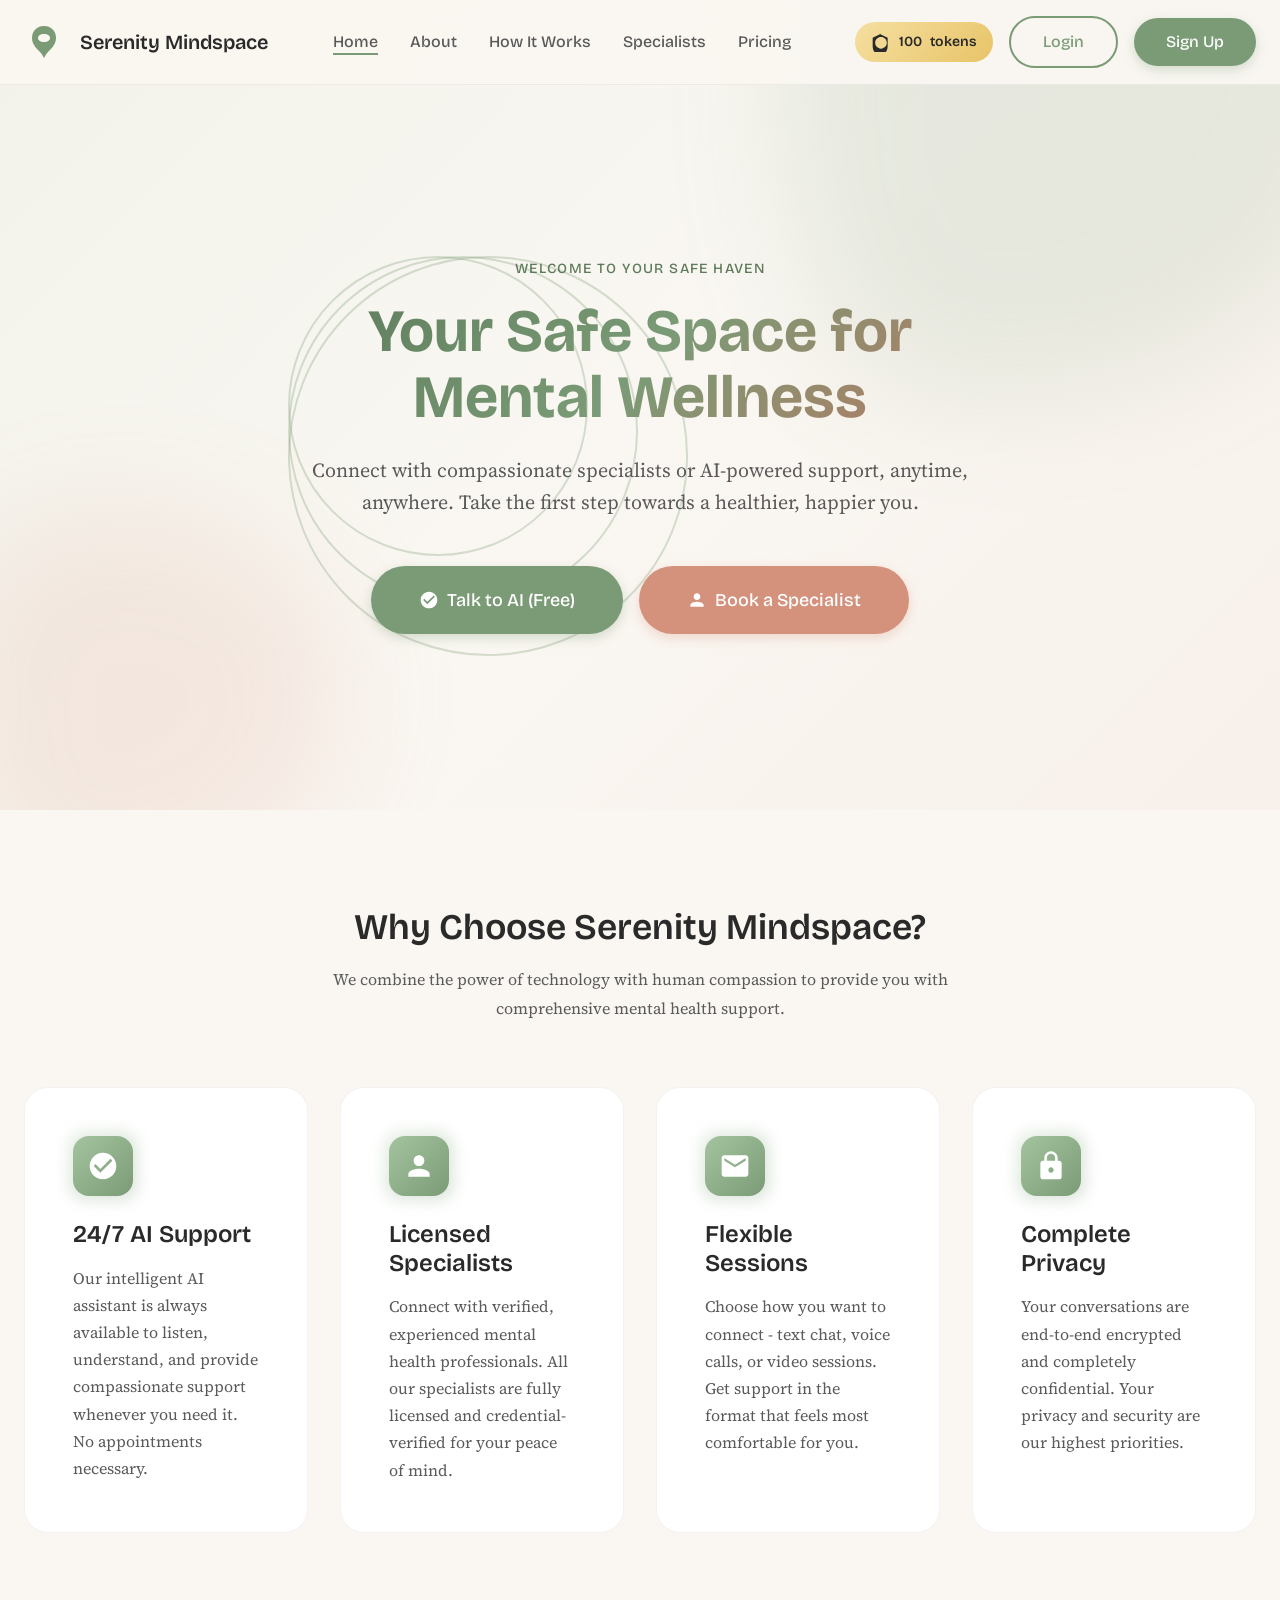
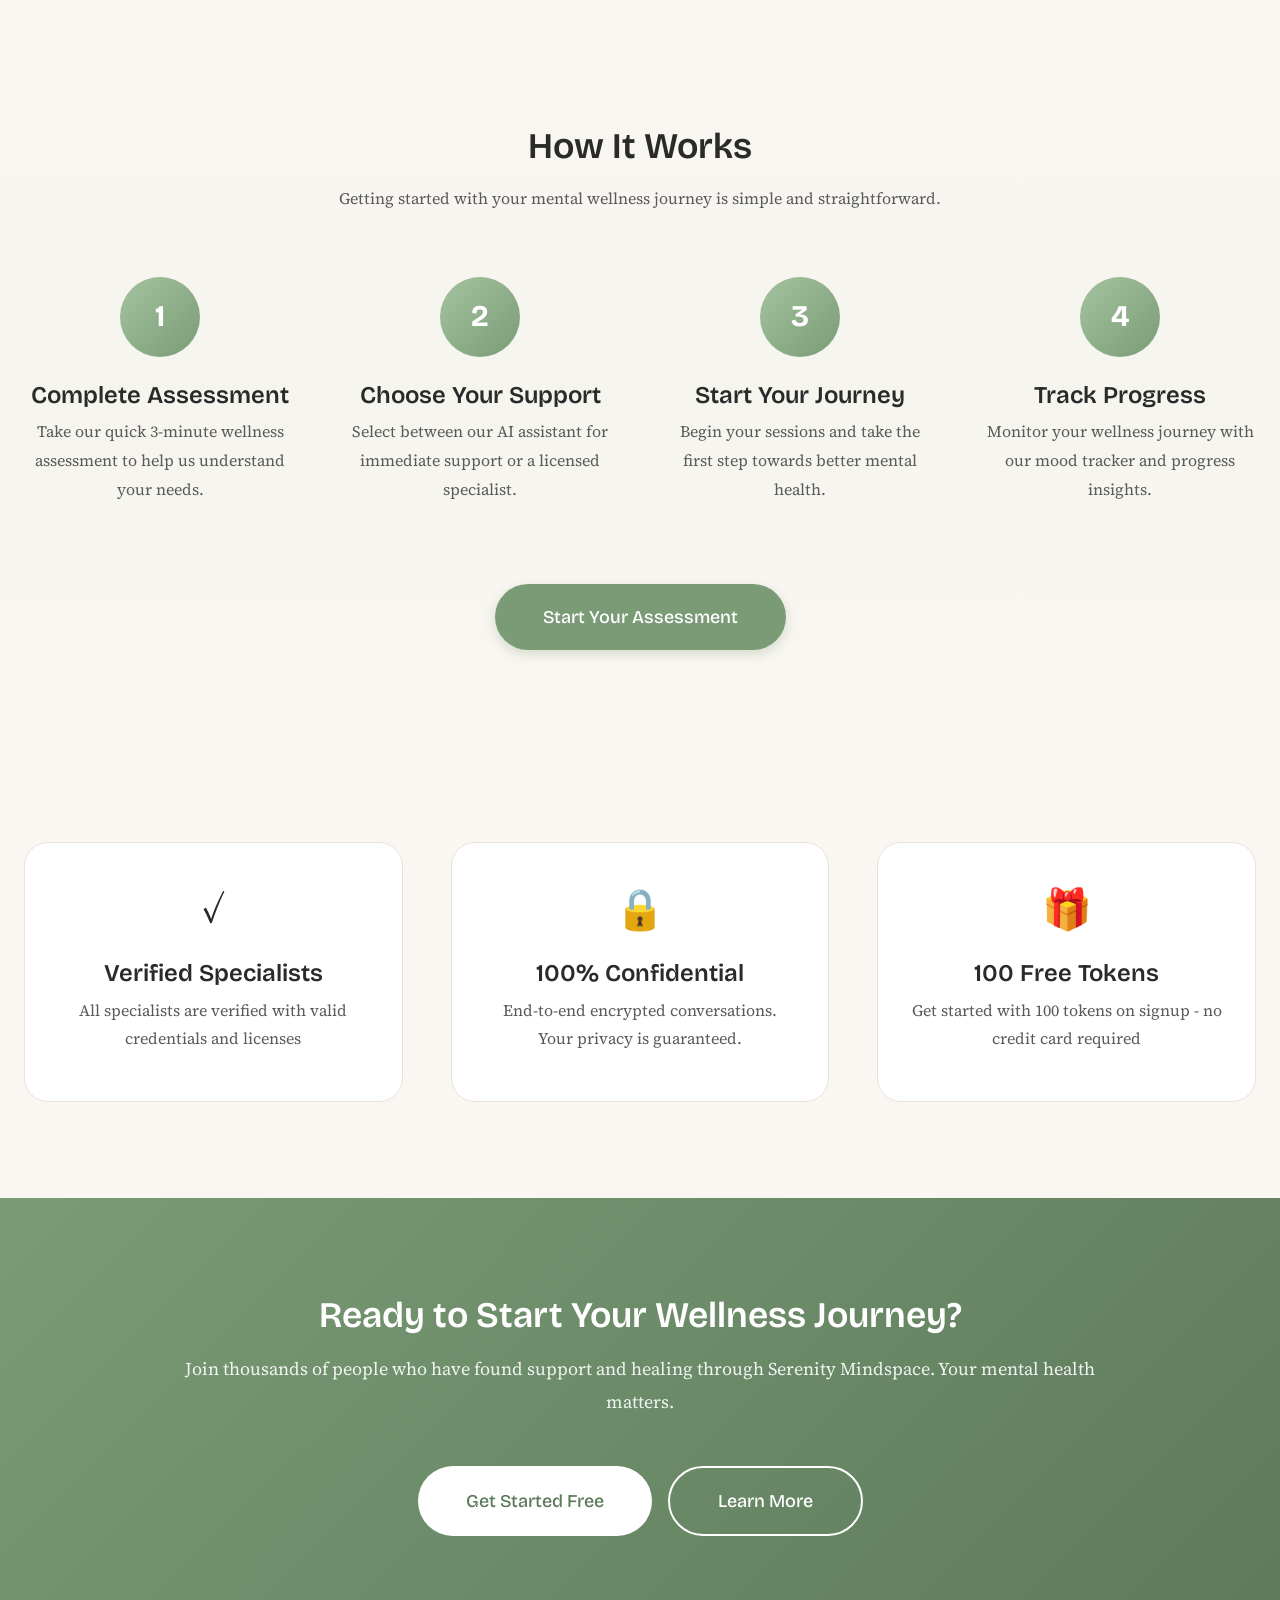
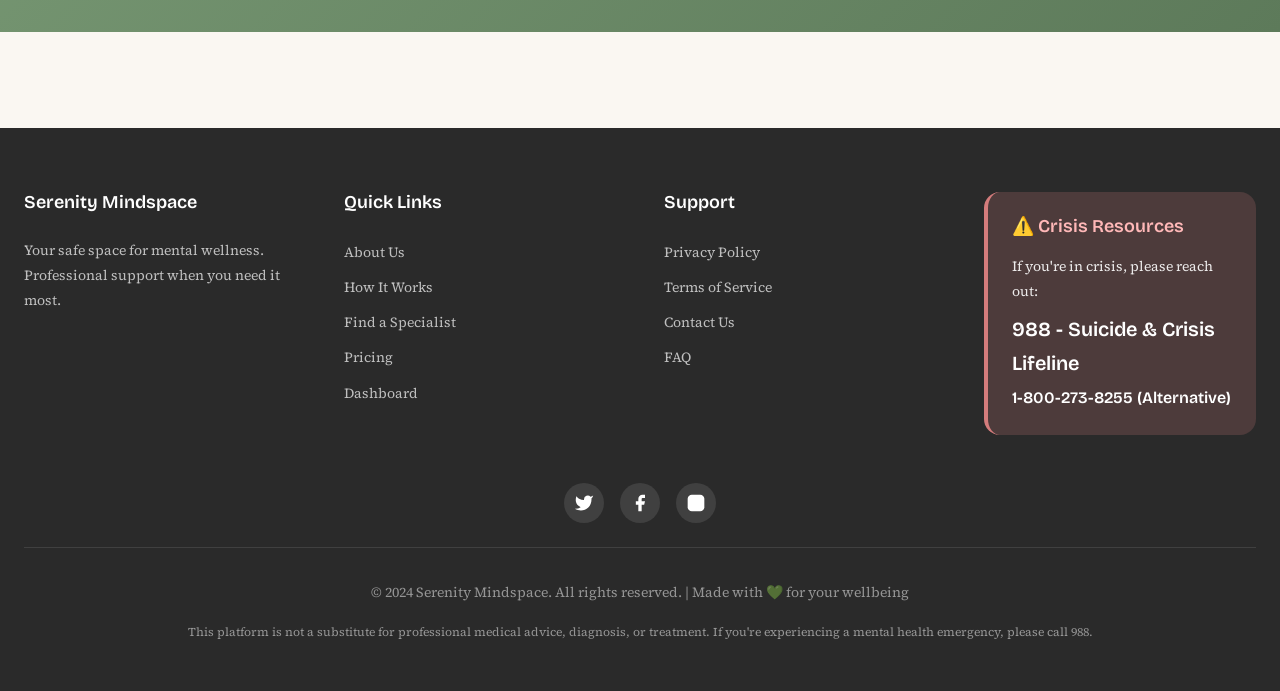
<file: index.html>
<!DOCTYPE html>
<html lang="en">
<head>
    <meta charset="UTF-8">
    <meta name="viewport" content="width=device-width, initial-scale=1.0">
    <meta name="description" content="Serenity Mindspace - Your safe space for mental wellness. Connect with compassionate specialists or AI-powered support, anytime, anywhere.">
    <title>Serenity Mindspace - Your Safe Space for Mental Wellness</title>
    
    <!-- Styles -->
    <link rel="stylesheet" href="css/main.css">
    <link rel="stylesheet" href="css/components.css">
    
    <!-- Favicon -->
    <link rel="icon" type="image/svg+xml" href="data:image/svg+xml,<svg xmlns='http://www.w3.org/2000/svg' viewBox='0 0 100 100'><text y='.9em' font-size='90'>🧘</text></svg>">
</head>
<body>
    <!-- Header -->
    <header class="site-header" id="header">
        <nav class="nav-container">
            <a href="/" class="logo">
                <svg class="logo-icon" viewBox="0 0 100 100" xmlns="http://www.w3.org/2000/svg">
                    <path d="M50 10 C30 10 20 25 20 40 C20 55 30 65 40 75 C45 80 47 85 50 90 C53 85 55 80 60 75 C70 65 80 55 80 40 C80 25 70 10 50 10 Z M50 50 C40 50 35 45 35 40 C35 35 40 30 50 30 C60 30 65 35 65 40 C65 45 60 50 50 50 Z"/>
                </svg>
                <span>Serenity Mindspace</span>
            </a>
            
            <ul class="nav-menu" id="navMenu">
                <li><a href="/" class="nav-link active">Home</a></li>
                <li><a href="#about" class="nav-link">About</a></li>
                <li><a href="#how-it-works" class="nav-link">How It Works</a></li>
                <li><a href="specialists.html" class="nav-link">Specialists</a></li>
                <li><a href="store.html" class="nav-link">Pricing</a></li>
            </ul>
            
            <div class="nav-actions">
                <div class="token-display" id="tokenDisplay" title="Click for Lucky Vault!">
                    <svg class="token-icon" viewBox="0 0 24 24" fill="currentColor">
                        <path d="M12 2L2 7v10c0 5.55 3.84 10.74 9 12 5.16-1.26 9-6.45 9-12V7l-10-5zm0 18c-3.87 0-7-3.13-7-7s3.13-7 7-7 7 3.13 7 7-3.13 7-7 7z"/>
                    </svg>
                    <span id="tokenCount">0</span> tokens
                </div>
                <a href="login.html" class="btn btn-outline">Login</a>
                <a href="login.html?signup=true" class="btn btn-primary">Sign Up</a>
            </div>
            
            <button class="menu-toggle" id="menuToggle" aria-label="Toggle menu">
                <span></span>
                <span></span>
                <span></span>
            </button>
        </nav>
    </header>

    <!-- Hero Section -->
    <section class="hero">
        <div class="hero-background">
            <div class="hero-shape hero-shape-1"></div>
            <div class="hero-shape hero-shape-2"></div>
        </div>
        
        <div class="hero-content">
            <div class="breathing-circle"></div>
            <div class="breathing-circle"></div>
            <div class="breathing-circle"></div>
            
            <p class="hero-eyebrow">Welcome to Your Safe Haven</p>
            <h1 class="hero-title">Your Safe Space for Mental Wellness</h1>
            <p class="hero-subtitle">
                Connect with compassionate specialists or AI-powered support, anytime, anywhere. 
                Take the first step towards a healthier, happier you.
            </p>
            
            <div class="hero-cta">
                <a href="ai-chat.html" class="btn btn-primary btn-lg">
                    <svg width="20" height="20" viewBox="0 0 24 24" fill="currentColor">
                        <path d="M12 2C6.48 2 2 6.48 2 12s4.48 10 10 10 10-4.48 10-10S17.52 2 12 2zm-2 15l-5-5 1.41-1.41L10 14.17l7.59-7.59L19 8l-9 9z"/>
                    </svg>
                    Talk to AI (Free)
                </a>
                <a href="specialists.html" class="btn btn-secondary btn-lg">
                    <svg width="20" height="20" viewBox="0 0 24 24" fill="currentColor">
                        <path d="M12 12c2.21 0 4-1.79 4-4s-1.79-4-4-4-4 1.79-4 4 1.79 4 4 4zm0 2c-2.67 0-8 1.34-8 4v2h16v-2c0-2.66-5.33-4-8-4z"/>
                    </svg>
                    Book a Specialist
                </a>
            </div>
        </div>
    </section>

    <!-- Features Section -->
    <section class="section">
        <div class="container">
            <div class="text-center" style="max-width: 700px; margin: 0 auto var(--space-3xl);">
                <h2 class="animate-fade-in">Why Choose Serenity Mindspace?</h2>
                <p class="text-secondary animate-fade-in animate-delay-1">
                    We combine the power of technology with human compassion to provide you with comprehensive mental health support.
                </p>
            </div>
            
            <div class="features-grid">
                <div class="feature-card animate-fade-in animate-delay-2">
                    <div class="feature-icon">
                        <svg viewBox="0 0 24 24">
                            <path d="M12 2C6.48 2 2 6.48 2 12s4.48 10 10 10 10-4.48 10-10S17.52 2 12 2zm-2 15l-5-5 1.41-1.41L10 14.17l7.59-7.59L19 8l-9 9z"/>
                        </svg>
                    </div>
                    <h3 class="feature-title">24/7 AI Support</h3>
                    <p class="feature-description">
                        Our intelligent AI assistant is always available to listen, understand, and provide compassionate support whenever you need it. No appointments necessary.
                    </p>
                </div>
                
                <div class="feature-card animate-fade-in animate-delay-3">
                    <div class="feature-icon">
                        <svg viewBox="0 0 24 24">
                            <path d="M12 12c2.21 0 4-1.79 4-4s-1.79-4-4-4-4 1.79-4 4 1.79 4 4 4zm0 2c-2.67 0-8 1.34-8 4v2h16v-2c0-2.66-5.33-4-8-4z"/>
                        </svg>
                    </div>
                    <h3 class="feature-title">Licensed Specialists</h3>
                    <p class="feature-description">
                        Connect with verified, experienced mental health professionals. All our specialists are fully licensed and credential-verified for your peace of mind.
                    </p>
                </div>
                
                <div class="feature-card animate-fade-in animate-delay-4">
                    <div class="feature-icon">
                        <svg viewBox="0 0 24 24">
                            <path d="M20 4H4c-1.1 0-1.99.9-1.99 2L2 18c0 1.1.9 2 2 2h16c1.1 0 2-.9 2-2V6c0-1.1-.9-2-2-2zm0 4l-8 5-8-5V6l8 5 8-5v2z"/>
                        </svg>
                    </div>
                    <h3 class="feature-title">Flexible Sessions</h3>
                    <p class="feature-description">
                        Choose how you want to connect - text chat, voice calls, or video sessions. Get support in the format that feels most comfortable for you.
                    </p>
                </div>
                
                <div class="feature-card animate-fade-in animate-delay-5">
                    <div class="feature-icon">
                        <svg viewBox="0 0 24 24">
                            <path d="M18 8h-1V6c0-2.76-2.24-5-5-5S7 3.24 7 6v2H6c-1.1 0-2 .9-2 2v10c0 1.1.9 2 2 2h12c1.1 0 2-.9 2-2V10c0-1.1-.9-2-2-2zm-6 9c-1.1 0-2-.9-2-2s.9-2 2-2 2 .9 2 2-.9 2-2 2zm3.1-9H8.9V6c0-1.71 1.39-3.1 3.1-3.1 1.71 0 3.1 1.39 3.1 3.1v2z"/>
                        </svg>
                    </div>
                    <h3 class="feature-title">Complete Privacy</h3>
                    <p class="feature-description">
                        Your conversations are end-to-end encrypted and completely confidential. Your privacy and security are our highest priorities.
                    </p>
                </div>
            </div>
        </div>
    </section>

    <!-- How It Works -->
    <section class="section" id="how-it-works" style="background: linear-gradient(180deg, transparent 0%, rgba(164, 196, 160, 0.05) 50%, transparent 100%);">
        <div class="container">
            <div class="text-center" style="max-width: 700px; margin: 0 auto var(--space-3xl);">
                <h2>How It Works</h2>
                <p class="text-secondary">
                    Getting started with your mental wellness journey is simple and straightforward.
                </p>
            </div>
            
            <div class="grid grid-4" style="gap: var(--space-2xl);">
                <div class="text-center animate-fade-in">
                    <div style="width: 80px; height: 80px; background: linear-gradient(135deg, var(--color-primary-light), var(--color-primary)); border-radius: 50%; display: flex; align-items: center; justify-content: center; margin: 0 auto var(--space-lg); font-family: var(--font-display); font-size: var(--text-3xl); font-weight: 700; color: white;">1</div>
                    <h4>Complete Assessment</h4>
                    <p class="text-secondary">Take our quick 3-minute wellness assessment to help us understand your needs.</p>
                </div>
                
                <div class="text-center animate-fade-in animate-delay-1">
                    <div style="width: 80px; height: 80px; background: linear-gradient(135deg, var(--color-primary-light), var(--color-primary)); border-radius: 50%; display: flex; align-items: center; justify-content: center; margin: 0 auto var(--space-lg); font-family: var(--font-display); font-size: var(--text-3xl); font-weight: 700; color: white;">2</div>
                    <h4>Choose Your Support</h4>
                    <p class="text-secondary">Select between our AI assistant for immediate support or a licensed specialist.</p>
                </div>
                
                <div class="text-center animate-fade-in animate-delay-2">
                    <div style="width: 80px; height: 80px; background: linear-gradient(135deg, var(--color-primary-light), var(--color-primary)); border-radius: 50%; display: flex; align-items: center; justify-content: center; margin: 0 auto var(--space-lg); font-family: var(--font-display); font-size: var(--text-3xl); font-weight: 700; color: white;">3</div>
                    <h4>Start Your Journey</h4>
                    <p class="text-secondary">Begin your sessions and take the first step towards better mental health.</p>
                </div>
                
                <div class="text-center animate-fade-in animate-delay-3">
                    <div style="width: 80px; height: 80px; background: linear-gradient(135deg, var(--color-primary-light), var(--color-primary)); border-radius: 50%; display: flex; align-items: center; justify-content: center; margin: 0 auto var(--space-lg); font-family: var(--font-display); font-size: var(--text-3xl); font-weight: 700; color: white;">4</div>
                    <h4>Track Progress</h4>
                    <p class="text-secondary">Monitor your wellness journey with our mood tracker and progress insights.</p>
                </div>
            </div>
            
            <div class="text-center" style="margin-top: var(--space-3xl);">
                <a href="assessment.html" class="btn btn-primary btn-lg">Start Your Assessment</a>
            </div>
        </div>
    </section>

    <!-- Trust Indicators -->
    <section class="section">
        <div class="container">
            <div class="grid grid-3" style="gap: var(--space-2xl);">
                <div class="card card-flat text-center">
                    <div style="font-size: 2.5rem; margin-bottom: var(--space-md);">✓</div>
                    <h4>Verified Specialists</h4>
                    <p class="text-secondary">All specialists are verified with valid credentials and licenses</p>
                </div>
                
                <div class="card card-flat text-center">
                    <div style="font-size: 2.5rem; margin-bottom: var(--space-md);">🔒</div>
                    <h4>100% Confidential</h4>
                    <p class="text-secondary">End-to-end encrypted conversations. Your privacy is guaranteed.</p>
                </div>
                
                <div class="card card-flat text-center">
                    <div style="font-size: 2.5rem; margin-bottom: var(--space-md);">🎁</div>
                    <h4>100 Free Tokens</h4>
                    <p class="text-secondary">Get started with 100 tokens on signup - no credit card required</p>
                </div>
            </div>
        </div>
    </section>

    <!-- CTA Section -->
    <section class="section" style="background: linear-gradient(135deg, var(--color-primary) 0%, var(--color-primary-dark) 100%); color: white; text-align: center;">
        <div class="container container-narrow">
            <h2 style="color: white;">Ready to Start Your Wellness Journey?</h2>
            <p style="font-size: var(--text-lg); margin-bottom: var(--space-2xl); opacity: 0.9;">
                Join thousands of people who have found support and healing through Serenity Mindspace. Your mental health matters.
            </p>
            <div style="display: flex; gap: var(--space-md); justify-content: center; flex-wrap: wrap;">
                <a href="login.html?signup=true" class="btn btn-lg" style="background: white; color: var(--color-primary-dark);">
                    Get Started Free
                </a>
                <a href="#how-it-works" class="btn btn-outline btn-lg" style="border-color: white; color: white;">
                    Learn More
                </a>
            </div>
        </div>
    </section>

    <!-- Footer -->
    <footer class="site-footer">
        <div class="container">
            <div class="footer-content">
                <div class="footer-section">
                    <h4>Serenity Mindspace</h4>
                    <p style="color: rgba(255, 255, 255, 0.7); font-size: var(--text-sm);">
                        Your safe space for mental wellness. Professional support when you need it most.
                    </p>
                </div>
                
                <div class="footer-section">
                    <h4>Quick Links</h4>
                    <ul class="footer-links">
                        <li><a href="#about">About Us</a></li>
                        <li><a href="#how-it-works">How It Works</a></li>
                        <li><a href="specialists.html">Find a Specialist</a></li>
                        <li><a href="store.html">Pricing</a></li>
                        <li><a href="dashboard.html">Dashboard</a></li>
                    </ul>
                </div>
                
                <div class="footer-section">
                    <h4>Support</h4>
                    <ul class="footer-links">
                        <li><a href="#privacy">Privacy Policy</a></li>
                        <li><a href="#terms">Terms of Service</a></li>
                        <li><a href="#contact">Contact Us</a></li>
                        <li><a href="#faq">FAQ</a></li>
                    </ul>
                </div>
                
                <div class="footer-section crisis-resources">
                    <h4>⚠️ Crisis Resources</h4>
                    <p style="color: rgba(255, 255, 255, 0.9); font-size: var(--text-sm); margin-bottom: var(--space-sm);">
                        If you're in crisis, please reach out:
                    </p>
                    <a href="tel:988" class="crisis-number">988 - Suicide & Crisis Lifeline</a>
                    <a href="tel:18002738255" class="crisis-number" style="font-size: var(--text-base); margin-top: var(--space-xs);">1-800-273-8255 (Alternative)</a>
                </div>
            </div>
            
            <div class="social-links">
                <a href="#" class="social-link" aria-label="Twitter">
                    <svg width="20" height="20" viewBox="0 0 24 24" fill="white">
                        <path d="M23 3a10.9 10.9 0 01-3.14 1.53 4.48 4.48 0 00-7.86 3v1A10.66 10.66 0 013 4s-4 9 5 13a11.64 11.64 0 01-7 2c9 5 20 0 20-11.5a4.5 4.5 0 00-.08-.83A7.72 7.72 0 0023 3z"/>
                    </svg>
                </a>
                <a href="#" class="social-link" aria-label="Facebook">
                    <svg width="20" height="20" viewBox="0 0 24 24" fill="white">
                        <path d="M18 2h-3a5 5 0 00-5 5v3H7v4h3v8h4v-8h3l1-4h-4V7a1 1 0 011-1h3z"/>
                    </svg>
                </a>
                <a href="#" class="social-link" aria-label="Instagram">
                    <svg width="20" height="20" viewBox="0 0 24 24" fill="white">
                        <rect x="2" y="2" width="20" height="20" rx="5" ry="5"></rect>
                        <path d="M16 11.37A4 4 0 1112.63 8 4 4 0 0116 11.37z"></path>
                        <line x1="17.5" y1="6.5" x2="17.51" y2="6.5"></line>
                    </svg>
                </a>
            </div>
            
            <div class="footer-bottom">
                <p>&copy; 2024 Serenity Mindspace. All rights reserved. | Made with 💚 for your wellbeing</p>
                <p style="margin-top: var(--space-sm); font-size: var(--text-xs);">
                    This platform is not a substitute for professional medical advice, diagnosis, or treatment. If you're experiencing a mental health emergency, please call 988.
                </p>
            </div>
        </div>
    </footer>

    <!-- Lucky Vault Modal -->
    <div class="modal-overlay" id="luckyVaultModal" style="display: none;">
        <div class="modal">
            <button class="modal-close" id="closeLuckyVault" aria-label="Close">✕</button>
            <div class="modal-header">
                <div class="modal-icon">🎰</div>
                <h3 class="modal-title">Lucky Vault</h3>
                <p class="modal-subtitle">Try your luck once per day!</p>
            </div>
            <div class="modal-body" style="text-align: center;">
                <div id="vaultResult" style="font-size: var(--text-4xl); font-weight: 700; margin: var(--space-xl) 0;">
                    <div class="animate-breathe">🎲</div>
                </div>
                <p id="vaultMessage" style="font-size: var(--text-lg); color: var(--text-secondary);">
                    Click the button to spin!
                </p>
            </div>
            <div class="modal-actions">
                <button class="btn btn-primary btn-lg" id="spinVault">Spin the Vault!</button>
            </div>
        </div>
    </div>

    <!-- Scripts -->
    <script>
        // Mobile menu toggle
        const menuToggle = document.getElementById('menuToggle');
        const navMenu = document.getElementById('navMenu');
        
        menuToggle.addEventListener('click', () => {
            menuToggle.classList.toggle('active');
            navMenu.classList.toggle('active');
        });

        // Header scroll effect
        const header = document.getElementById('header');
        window.addEventListener('scroll', () => {
            if (window.scrollY > 50) {
                header.classList.add('scrolled');
            } else {
                header.classList.remove('scrolled');
            }
        });

        // Token system
        function getTokens() {
            return parseInt(localStorage.getItem('tokens') || '0');
        }

        function setTokens(amount) {
            localStorage.setItem('tokens', amount.toString());
            updateTokenDisplay();
        }

        function updateTokenDisplay() {
            const tokenCount = document.getElementById('tokenCount');
            if (tokenCount) {
                tokenCount.textContent = getTokens();
            }
        }

        // Initialize tokens on first visit
        if (!localStorage.getItem('tokens')) {
            setTokens(100); // Welcome bonus
        }
        updateTokenDisplay();

        // Lucky Vault
        const tokenDisplay = document.getElementById('tokenDisplay');
        const luckyVaultModal = document.getElementById('luckyVaultModal');
        const closeLuckyVault = document.getElementById('closeLuckyVault');
        const spinVault = document.getElementById('spinVault');
        const vaultResult = document.getElementById('vaultResult');
        const vaultMessage = document.getElementById('vaultMessage');

        tokenDisplay.addEventListener('click', () => {
            const lastSpin = localStorage.getItem('lastVaultSpin');
            const today = new Date().toDateString();
            
            if (lastSpin === today) {
                vaultMessage.textContent = 'Come back tomorrow for another spin!';
                spinVault.disabled = true;
            } else {
                vaultMessage.textContent = 'Click the button to spin!';
                spinVault.disabled = false;
            }
            
            luckyVaultModal.style.display = 'flex';
        });

        closeLuckyVault.addEventListener('click', () => {
            luckyVaultModal.style.display = 'none';
        });

        luckyVaultModal.addEventListener('click', (e) => {
            if (e.target === luckyVaultModal) {
                luckyVaultModal.style.display = 'none';
            }
        });

        spinVault.addEventListener('click', () => {
            spinVault.disabled = true;
            vaultMessage.textContent = 'Spinning...';
            
            // Animate spinning
            let count = 0;
            const symbols = ['💎', '🎰', '🎲', '🍀', '⭐'];
            const spinInterval = setInterval(() => {
                vaultResult.innerHTML = `<div class="animate-breathe">${symbols[Math.floor(Math.random() * symbols.length)]}</div>`;
                count++;
                
                if (count > 10) {
                    clearInterval(spinInterval);
                    
                    // 1% chance to win
                    const won = Math.random() < 0.01;
                    
                    if (won) {
                        vaultResult.innerHTML = '<div class="animate-breathe">💎💎💎</div>';
                        vaultMessage.textContent = 'Congratulations! You won 50 tokens!';
                        setTokens(getTokens() + 50);
                    } else {
                        vaultResult.innerHTML = '<div class="animate-breathe">😔</div>';
                        vaultMessage.textContent = 'Better luck tomorrow!';
                    }
                    
                    localStorage.setItem('lastVaultSpin', new Date().toDateString());
                }
            }, 100);
        });

        // Smooth scroll for anchor links
        document.querySelectorAll('a[href^="#"]').forEach(anchor => {
            anchor.addEventListener('click', function (e) {
                e.preventDefault();
                const target = document.querySelector(this.getAttribute('href'));
                if (target) {
                    target.scrollIntoView({
                        behavior: 'smooth',
                        block: 'start'
                    });
                }
            });
        });

        // Check if user is logged in
        const isLoggedIn = localStorage.getItem('isLoggedIn') === 'true';
        if (isLoggedIn) {
            const loginBtn = document.querySelector('a[href="login.html"]');
            if (loginBtn) {
                loginBtn.textContent = 'Dashboard';
                loginBtn.href = 'dashboard.html';
            }
        }
    </script>
</body>
</html>
</file>
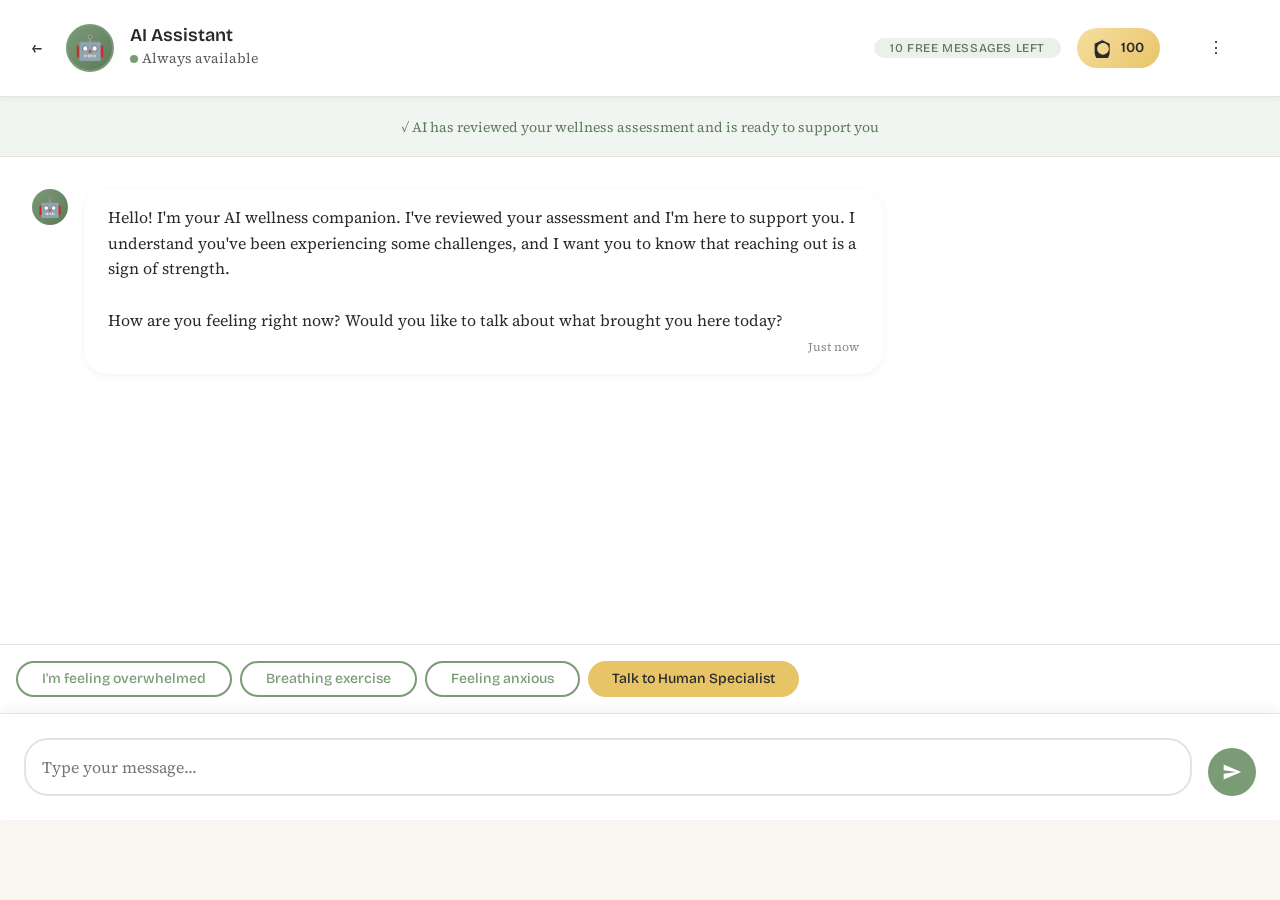
<file: ai-chat.html>
<!DOCTYPE html>
<html lang="en">
<head>
    <meta charset="UTF-8">
    <meta name="viewport" content="width=device-width, initial-scale=1.0">
    <title>AI Assistant - Serenity Mindspace</title>
    <link rel="stylesheet" href="css/main.css">
    <link rel="stylesheet" href="css/components.css">
</head>
<body>
    <div class="chat-container">
        <!-- Chat Header -->
        <div class="chat-header">
            <div class="chat-info">
                <div style="display: flex; align-items: center; gap: var(--space-md);">
                    <a href="choose-support.html" class="btn btn-ghost" style="padding: var(--space-sm);">
                        ←
                    </a>
                    <div class="chat-avatar" style="background: linear-gradient(135deg, var(--color-primary), var(--color-primary-dark)); display: flex; align-items: center; justify-content: center; font-size: 1.5rem;">
                        🤖
                    </div>
                    <div class="chat-details">
                        <h3>AI Assistant</h3>
                        <div class="chat-status">
                            <div class="status-indicator"></div>
                            Always available
                        </div>
                    </div>
                </div>
            </div>
            
            <div style="display: flex; align-items: center; gap: var(--space-md);">
                <div class="badge badge-primary" id="messagesLeft">10 free messages left</div>
                <div class="token-display" id="headerTokens">
                    <svg class="token-icon" viewBox="0 0 24 24" fill="currentColor">
                        <path d="M12 2L2 7v10c0 5.55 3.84 10.74 9 12 5.16-1.26 9-6.45 9-12V7l-10-5zm0 18c-3.87 0-7-3.13-7-7s3.13-7 7-7 7 3.13 7 7-3.13 7-7 7z"/>
                    </svg>
                    <span id="chatTokenCount">100</span>
                </div>
                <button class="btn btn-ghost" onclick="toggleMenu()">⋮</button>
            </div>
        </div>

        <!-- Assessment Context Badge -->
        <div style="background: rgba(122, 155, 118, 0.1); padding: var(--space-md); text-align: center; border-bottom: 1px solid var(--color-sand);">
            <span style="font-size: var(--text-sm); color: var(--color-primary-dark);">
                ✓ AI has reviewed your wellness assessment and is ready to support you
            </span>
        </div>

        <!-- Chat Messages -->
        <div class="chat-messages" id="chatMessages">
            <div class="message">
                <div class="message-avatar" style="background: linear-gradient(135deg, var(--color-primary), var(--color-primary-dark)); display: flex; align-items: center; justify-content: center; font-size: 1.2rem;">
                    🤖
                </div>
                <div class="message-content">
                    <div class="message-text">
                        Hello! I'm your AI wellness companion. I've reviewed your assessment and I'm here to support you. I understand you've been experiencing some challenges, and I want you to know that reaching out is a sign of strength.
                        <br><br>
                        How are you feeling right now? Would you like to talk about what brought you here today?
                    </div>
                    <div class="message-time">Just now</div>
                </div>
            </div>
        </div>

        <!-- Quick Action Buttons -->
        <div style="background: var(--bg-elevated); padding: var(--space-md); border-top: 1px solid var(--color-sand); display: flex; gap: var(--space-sm); flex-wrap: wrap;">
            <button class="btn btn-sm btn-outline" onclick="sendQuickMessage('I\'m feeling overwhelmed')">
                I'm feeling overwhelmed
            </button>
            <button class="btn btn-sm btn-outline" onclick="sendQuickMessage('Need breathing exercise')">
                Breathing exercise
            </button>
            <button class="btn btn-sm btn-outline" onclick="sendQuickMessage('Feeling anxious')">
                Feeling anxious
            </button>
            <a href="specialists.html" class="btn btn-sm" style="background: var(--color-accent); color: var(--color-dark);">
                Talk to Human Specialist
            </a>
        </div>

        <!-- Chat Input -->
        <div class="chat-input-container">
            <div class="chat-input-wrapper">
                <textarea 
                    id="messageInput" 
                    class="chat-input" 
                    placeholder="Type your message..." 
                    rows="1"
                    onkeydown="if(event.key==='Enter' && !event.shiftKey) { event.preventDefault(); sendMessage(); }"
                ></textarea>
                <button class="chat-send-btn" onclick="sendMessage()">
                    <svg width="20" height="20" viewBox="0 0 24 24" fill="currentColor">
                        <path d="M2.01 21L23 12 2.01 3 2 10l15 2-15 2z"/>
                    </svg>
                </button>
            </div>
        </div>
    </div>

    <!-- Options Menu Modal -->
    <div class="modal-overlay" id="optionsMenu" style="display: none;">
        <div class="modal">
            <button class="modal-close" onclick="toggleMenu()">✕</button>
            <div class="modal-header">
                <h3 class="modal-title">Chat Options</h3>
            </div>
            <div class="modal-body">
                <button class="btn btn-outline btn-full" onclick="exportChat()" style="margin-bottom: var(--space-md);">
                    📄 Export Transcript
                </button>
                <button class="btn btn-outline btn-full" onclick="clearChat()" style="margin-bottom: var(--space-md);">
                    🗑️ Clear Chat History
                </button>
                <a href="store.html" class="btn btn-primary btn-full">
                    💎 Buy More Tokens
                </a>
            </div>
        </div>
    </div>

    <!-- Token Warning Modal -->
    <div class="modal-overlay" id="tokenWarning" style="display: none;">
        <div class="modal">
            <div class="modal-header">
                <div class="modal-icon">⚠️</div>
                <h3 class="modal-title">Low on Tokens</h3>
                <p class="modal-subtitle">You have less than 20 tokens remaining</p>
            </div>
            <div class="modal-body">
                <p style="color: var(--text-secondary); text-align: center;">
                    Purchase more tokens to continue chatting with the AI assistant, or switch to a specialist.
                </p>
            </div>
            <div class="modal-actions">
                <button class="btn btn-outline" onclick="document.getElementById('tokenWarning').style.display='none'">Continue</button>
                <a href="store.html" class="btn btn-primary">Buy Tokens</a>
            </div>
        </div>
    </div>

    <script>
        let messageCount = 0;
        let freeMessagesLeft = 10;

        // Initialize
        updateTokenDisplay();
        
        function updateTokenDisplay() {
            const tokens = parseInt(localStorage.getItem('tokens') || '100');
            document.getElementById('chatTokenCount').textContent = tokens;
            
            if (tokens < 20) {
                document.getElementById('tokenWarning').style.display = 'flex';
            }
        }

        function getTokens() {
            return parseInt(localStorage.getItem('tokens') || '100');
        }

        function setTokens(amount) {
            localStorage.setItem('tokens', amount.toString());
            updateTokenDisplay();
        }

        function toggleMenu() {
            const menu = document.getElementById('optionsMenu');
            menu.style.display = menu.style.display === 'none' ? 'flex' : 'none';
        }

        function sendQuickMessage(text) {
            document.getElementById('messageInput').value = text;
            sendMessage();
        }

        async function sendMessage() {
            const input = document.getElementById('messageInput');
            const message = input.value.trim();
            
            if (!message) return;
            
            // Check tokens if past free messages
            messageCount++;
            if (messageCount > 10) {
                const currentTokens = getTokens();
                if (currentTokens < 5) {
                    alert('Insufficient tokens! Please purchase more tokens to continue.');
                    return;
                }
                setTokens(currentTokens - 5);
                freeMessagesLeft = 0;
            } else {
                freeMessagesLeft--;
            }
            
            updateMessagesLeft();
            
            // Add user message
            addMessage(message, 'user');
            input.value = '';
            
            // Show typing indicator
            showTyping();
            
            // Simulate AI response (In production, this would call Gemini API)
            setTimeout(() => {
                hideTyping();
                const response = generateResponse(message);
                addMessage(response, 'assistant');
            }, 1500);
        }

        function addMessage(text, sender) {
            const messagesContainer = document.getElementById('chatMessages');
            const messageDiv = document.createElement('div');
            messageDiv.className = `message ${sender}`;
            
            const time = new Date().toLocaleTimeString([], { hour: '2-digit', minute: '2-digit' });
            
            if (sender === 'user') {
                messageDiv.innerHTML = `
                    <div class="message-avatar" style="background: var(--color-primary); color: white; display: flex; align-items: center; justify-content: center; font-weight: 600;">
                        You
                    </div>
                    <div class="message-content">
                        <div class="message-text">${escapeHtml(text)}</div>
                        <div class="message-time">${time}</div>
                    </div>
                `;
            } else {
                messageDiv.innerHTML = `
                    <div class="message-avatar" style="background: linear-gradient(135deg, var(--color-primary), var(--color-primary-dark)); display: flex; align-items: center; justify-content: center; font-size: 1.2rem;">
                        🤖
                    </div>
                    <div class="message-content">
                        <div class="message-text">${escapeHtml(text)}</div>
                        <div class="message-time">${time}</div>
                    </div>
                `;
            }
            
            messagesContainer.appendChild(messageDiv);
            messagesContainer.scrollTop = messagesContainer.scrollHeight;
        }

        function showTyping() {
            const messagesContainer = document.getElementById('chatMessages');
            const typingDiv = document.createElement('div');
            typingDiv.id = 'typingIndicator';
            typingDiv.className = 'message';
            typingDiv.innerHTML = `
                <div class="message-avatar" style="background: linear-gradient(135deg, var(--color-primary), var(--color-primary-dark)); display: flex; align-items: center; justify-content: center; font-size: 1.2rem;">
                    🤖
                </div>
                <div class="message-content">
                    <div class="typing-indicator">
                        <div class="typing-dot"></div>
                        <div class="typing-dot"></div>
                        <div class="typing-dot"></div>
                    </div>
                </div>
            `;
            messagesContainer.appendChild(typingDiv);
            messagesContainer.scrollTop = messagesContainer.scrollHeight;
        }

        function hideTyping() {
            const typing = document.getElementById('typingIndicator');
            if (typing) typing.remove();
        }

        function updateMessagesLeft() {
            const badge = document.getElementById('messagesLeft');
            if (freeMessagesLeft > 0) {
                badge.textContent = `${freeMessagesLeft} free messages left`;
            } else {
                badge.textContent = '5 tokens per message';
            }
        }

        function generateResponse(userMessage) {
            // Simple response logic - In production, this would use Gemini API
            const message = userMessage.toLowerCase();
            
            if (message.includes('overwhelmed') || message.includes('stressed')) {
                return "I hear that you're feeling overwhelmed. That's completely valid, and you're not alone in feeling this way. Let's try a quick grounding technique:\n\nTake a deep breath with me. Name 5 things you can see around you right now. This helps bring us back to the present moment. Would you like to try that, or would you prefer to talk about what's making you feel overwhelmed?";
            } else if (message.includes('anxious') || message.includes('anxiety')) {
                return "Anxiety can feel really difficult. I'm here with you. Would it help to talk through what's making you anxious, or would you prefer some immediate calming techniques like breathing exercises? Remember, anxiety is your body trying to protect you - even if it feels uncomfortable.";
            } else if (message.includes('breathing') || message.includes('exercise')) {
                return "Let's do a simple breathing exercise together:\n\n1. Breathe in slowly through your nose for 4 counts\n2. Hold for 4 counts\n3. Breathe out slowly through your mouth for 6 counts\n4. Repeat 3-5 times\n\nThis activates your body's relaxation response. How are you feeling now?";
            } else if (message.includes('sad') || message.includes('depressed')) {
                return "I'm sorry you're feeling this way. Sadness is a natural emotion, but when it persists, it's important to address it. You've taken a brave step by reaching out. Would you like to talk about what's been contributing to these feelings, or explore some coping strategies that might help?";
            } else {
                return "Thank you for sharing that with me. I want you to know that your feelings are valid. Would you like to tell me more about what you're experiencing? I'm here to listen and support you through this.";
            }
        }

        function escapeHtml(text) {
            const div = document.createElement('div');
            div.textContent = text;
            return div.innerHTML.replace(/\n/g, '<br>');
        }

        function exportChat() {
            const messages = document.querySelectorAll('.message');
            let transcript = 'Serenity Mindspace - Chat Transcript\n';
            transcript += `Date: ${new Date().toLocaleDateString()}\n\n`;
            
            messages.forEach(msg => {
                const sender = msg.classList.contains('user') ? 'You' : 'AI Assistant';
                const text = msg.querySelector('.message-text').textContent;
                const time = msg.querySelector('.message-time').textContent;
                transcript += `[${time}] ${sender}: ${text}\n\n`;
            });
            
            const blob = new Blob([transcript], { type: 'text/plain' });
            const url = URL.createObjectURL(blob);
            const a = document.createElement('a');
            a.href = url;
            a.download = `chat-transcript-${Date.now()}.txt`;
            a.click();
            
            toggleMenu();
        }

        function clearChat() {
            if (confirm('Are you sure you want to clear chat history? This cannot be undone.')) {
                const messagesContainer = document.getElementById('chatMessages');
                messagesContainer.innerHTML = `
                    <div class="message">
                        <div class="message-avatar" style="background: linear-gradient(135deg, var(--color-primary), var(--color-primary-dark)); display: flex; align-items: center; justify-content: center; font-size: 1.2rem;">
                            🤖
                        </div>
                        <div class="message-content">
                            <div class="message-text">
                                Chat history cleared. How can I support you today?
                            </div>
                            <div class="message-time">Just now</div>
                        </div>
                    </div>
                `;
                messageCount = 0;
                freeMessagesLeft = 10;
                updateMessagesLeft();
            }
            toggleMenu();
        }

        // Auto-resize textarea
        const textarea = document.getElementById('messageInput');
        textarea.addEventListener('input', function() {
            this.style.height = 'auto';
            this.style.height = Math.min(this.scrollHeight, 120) + 'px';
        });
    </script>
</body>
</html>
</file>
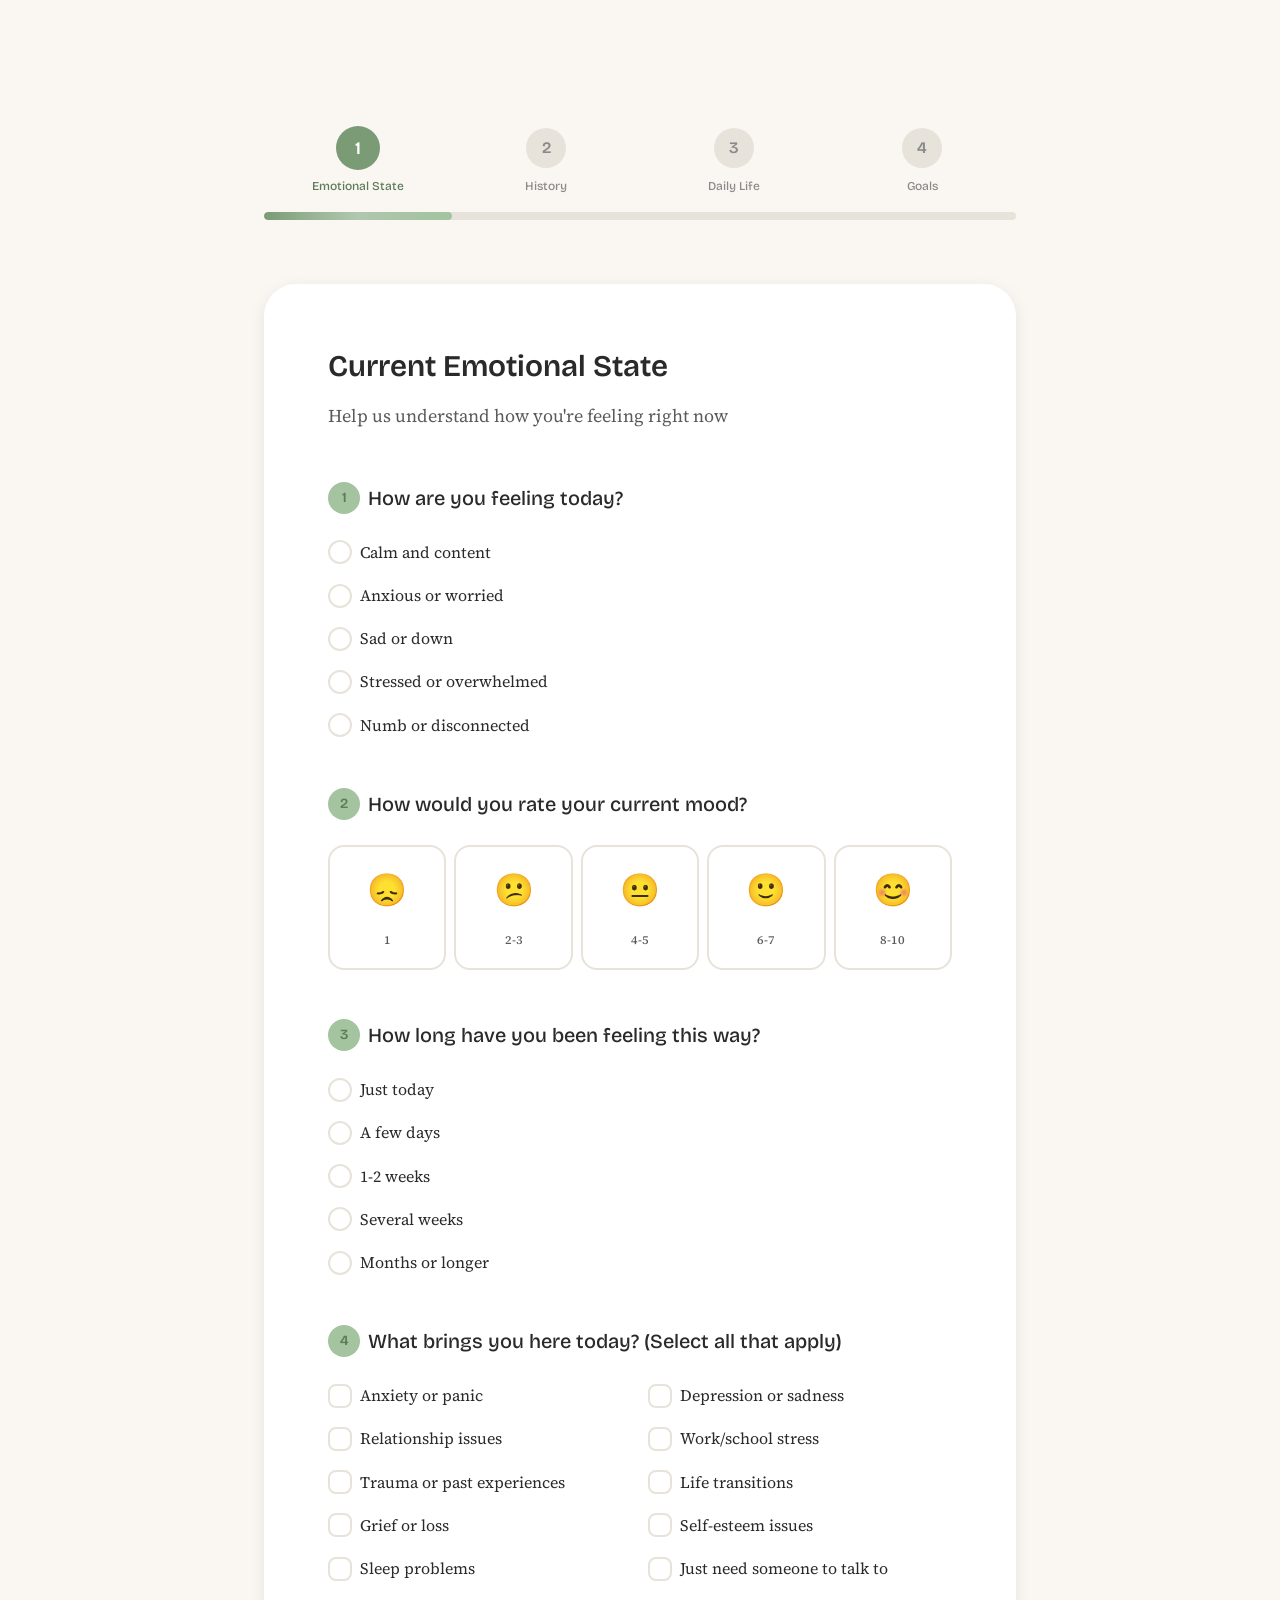
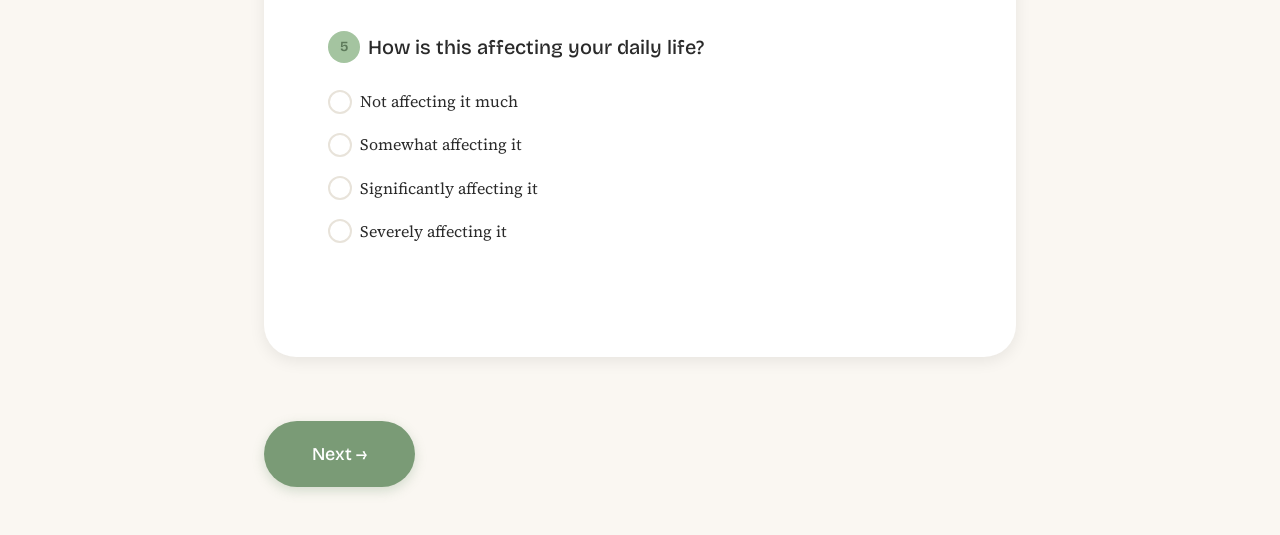
<file: assessment.html>
<!DOCTYPE html>
<html lang="en">
<head>
    <meta charset="UTF-8">
    <meta name="viewport" content="width=device-width, initial-scale=1.0">
    <title>Wellness Assessment - Serenity Mindspace</title>
    <link rel="stylesheet" href="css/main.css">
    <link rel="stylesheet" href="css/components.css">
    <style>
        .assessment-container {
            min-height: 100vh;
            padding-top: 80px;
            background: var(--bg-primary);
        }

        .assessment-content {
            max-width: 800px;
            margin: 0 auto;
            padding: var(--space-2xl) var(--space-lg);
        }

        .progress-container {
            margin-bottom: var(--space-3xl);
        }

        .progress-steps {
            display: flex;
            justify-content: space-between;
            margin-bottom: var(--space-md);
        }

        .progress-step {
            flex: 1;
            text-align: center;
            position: relative;
        }

        .progress-step::after {
            content: '';
            position: absolute;
            top: 20px;
            left: 50%;
            width: 100%;
            height: 2px;
            background: var(--color-sand);
            z-index: -1;
        }

        .progress-step:last-child::after {
            display: none;
        }

        .step-circle {
            width: 40px;
            height: 40px;
            border-radius: 50%;
            background: var(--color-sand);
            color: var(--text-tertiary);
            display: flex;
            align-items: center;
            justify-content: center;
            margin: 0 auto var(--space-sm);
            font-family: var(--font-display);
            font-weight: 600;
            transition: all var(--transition-base);
        }

        .progress-step.active .step-circle {
            background: var(--color-primary);
            color: white;
            transform: scale(1.1);
        }

        .progress-step.completed .step-circle {
            background: var(--color-primary);
            color: white;
        }

        .step-label {
            font-size: var(--text-xs);
            color: var(--text-tertiary);
            font-family: var(--font-display);
            font-weight: 500;
        }

        .progress-step.active .step-label {
            color: var(--color-primary-dark);
        }

        .section-card {
            background: var(--bg-elevated);
            border-radius: var(--radius-xl);
            padding: var(--space-3xl);
            box-shadow: var(--shadow-md);
            margin-bottom: var(--space-2xl);
        }

        .section-header {
            margin-bottom: var(--space-2xl);
        }

        .section-title {
            font-family: var(--font-display);
            font-size: var(--text-3xl);
            font-weight: 600;
            margin-bottom: var(--space-md);
        }

        .section-subtitle {
            color: var(--text-secondary);
            font-size: var(--text-lg);
        }

        .question {
            margin-bottom: var(--space-2xl);
        }

        .question-number {
            display: inline-block;
            width: 32px;
            height: 32px;
            background: var(--color-primary-light);
            color: var(--color-primary-dark);
            border-radius: 50%;
            text-align: center;
            line-height: 32px;
            font-family: var(--font-display);
            font-weight: 600;
            font-size: var(--text-sm);
            margin-right: var(--space-sm);
        }

        .question-text {
            font-family: var(--font-display);
            font-size: var(--text-xl);
            font-weight: 500;
            margin-bottom: var(--space-lg);
            display: flex;
            align-items: center;
        }

        .mood-scale {
            display: flex;
            justify-content: space-between;
            gap: var(--space-sm);
            margin-top: var(--space-md);
        }

        .mood-option {
            flex: 1;
            padding: var(--space-md);
            text-align: center;
            border: 2px solid var(--color-sand);
            border-radius: var(--radius-md);
            cursor: pointer;
            transition: all var(--transition-base);
            background: var(--bg-elevated);
        }

        .mood-option:hover {
            border-color: var(--color-primary);
            transform: translateY(-2px);
        }

        .mood-option.selected {
            border-color: var(--color-primary);
            background: var(--color-primary-light);
        }

        .mood-emoji {
            font-size: 2rem;
            display: block;
            margin-bottom: var(--space-sm);
        }

        .mood-label {
            font-size: var(--text-xs);
            color: var(--text-secondary);
            font-weight: 500;
        }

        .option-grid {
            display: grid;
            grid-template-columns: 1fr;
            gap: var(--space-md);
            margin-top: var(--space-md);
        }

        .checkbox-group {
            display: grid;
            grid-template-columns: repeat(auto-fill, minmax(250px, 1fr));
            gap: var(--space-md);
        }

        .nav-buttons {
            display: flex;
            gap: var(--space-md);
            justify-content: space-between;
            margin-top: var(--space-3xl);
        }

        .crisis-alert {
            background: rgba(212, 124, 124, 0.1);
            border: 2px solid var(--color-error);
            border-radius: var(--radius-md);
            padding: var(--space-xl);
            margin-top: var(--space-xl);
            display: none;
        }

        .crisis-alert h4 {
            color: var(--color-error);
            margin-bottom: var(--space-md);
            display: flex;
            align-items: center;
            gap: var(--space-sm);
        }

        .crisis-number {
            font-size: var(--text-2xl);
            font-weight: 700;
            color: var(--color-error);
            margin: var(--space-md) 0;
        }

        .results-card {
            text-align: center;
            padding: var(--space-3xl);
        }

        .results-icon {
            font-size: 4rem;
            margin-bottom: var(--space-lg);
        }

        .results-grid {
            display: grid;
            grid-template-columns: repeat(auto-fit, minmax(200px, 1fr));
            gap: var(--space-lg);
            margin: var(--space-3xl) 0;
        }

        .result-item {
            background: rgba(122, 155, 118, 0.05);
            padding: var(--space-lg);
            border-radius: var(--radius-md);
            border: 1px solid var(--color-primary-light);
        }

        .result-label {
            font-family: var(--font-display);
            font-size: var(--text-sm);
            color: var(--text-secondary);
            text-transform: uppercase;
            letter-spacing: 0.05em;
            margin-bottom: var(--space-sm);
        }

        .result-value {
            font-family: var(--font-display);
            font-size: var(--text-2xl);
            font-weight: 600;
            color: var(--color-primary-dark);
        }

        @media (max-width: 640px) {
            .section-card {
                padding: var(--space-xl);
            }

            .mood-scale {
                flex-wrap: wrap;
            }

            .mood-option {
                flex: 1 1 calc(33.333% - var(--space-sm));
            }

            .checkbox-group {
                grid-template-columns: 1fr;
            }

            .nav-buttons {
                flex-direction: column-reverse;
            }
        }
    </style>
</head>
<body>
    <div class="assessment-container">
        <div class="assessment-content">
            <!-- Progress Bar -->
            <div class="progress-container">
                <div class="progress-steps">
                    <div class="progress-step active" id="step1">
                        <div class="step-circle">1</div>
                        <div class="step-label">Emotional State</div>
                    </div>
                    <div class="progress-step" id="step2">
                        <div class="step-circle">2</div>
                        <div class="step-label">History</div>
                    </div>
                    <div class="progress-step" id="step3">
                        <div class="step-circle">3</div>
                        <div class="step-label">Daily Life</div>
                    </div>
                    <div class="progress-step" id="step4">
                        <div class="step-circle">4</div>
                        <div class="step-label">Goals</div>
                    </div>
                </div>
                <div class="progress-bar">
                    <div class="progress-fill" id="progressFill" style="width: 0%"></div>
                </div>
            </div>

            <!-- Form Container -->
            <div id="formContainer">
                <!-- Section 1: Current Emotional State -->
                <div class="section-card section-content" id="section1">
                    <div class="section-header">
                        <h2 class="section-title">Current Emotional State</h2>
                        <p class="section-subtitle">Help us understand how you're feeling right now</p>
                    </div>

                    <div class="question">
                        <div class="question-text">
                            <span class="question-number">1</span>
                            How are you feeling today?
                        </div>
                        <div class="option-grid">
                            <label class="form-radio">
                                <input type="radio" name="feeling" value="calm" required>
                                <span class="checkmark"></span>
                                Calm and content
                            </label>
                            <label class="form-radio">
                                <input type="radio" name="feeling" value="anxious">
                                <span class="checkmark"></span>
                                Anxious or worried
                            </label>
                            <label class="form-radio">
                                <input type="radio" name="feeling" value="sad">
                                <span class="checkmark"></span>
                                Sad or down
                            </label>
                            <label class="form-radio">
                                <input type="radio" name="feeling" value="stressed">
                                <span class="checkmark"></span>
                                Stressed or overwhelmed
                            </label>
                            <label class="form-radio">
                                <input type="radio" name="feeling" value="numb">
                                <span class="checkmark"></span>
                                Numb or disconnected
                            </label>
                        </div>
                    </div>

                    <div class="question">
                        <div class="question-text">
                            <span class="question-number">2</span>
                            How would you rate your current mood?
                        </div>
                        <div class="mood-scale">
                            <div class="mood-option" onclick="selectMood(1)">
                                <span class="mood-emoji">😞</span>
                                <span class="mood-label">1</span>
                            </div>
                            <div class="mood-option" onclick="selectMood(2)">
                                <span class="mood-emoji">😕</span>
                                <span class="mood-label">2-3</span>
                            </div>
                            <div class="mood-option" onclick="selectMood(3)">
                                <span class="mood-emoji">😐</span>
                                <span class="mood-label">4-5</span>
                            </div>
                            <div class="mood-option" onclick="selectMood(4)">
                                <span class="mood-emoji">🙂</span>
                                <span class="mood-label">6-7</span>
                            </div>
                            <div class="mood-option" onclick="selectMood(5)">
                                <span class="mood-emoji">😊</span>
                                <span class="mood-label">8-10</span>
                            </div>
                        </div>
                        <input type="hidden" id="moodRating" name="mood" required>
                    </div>

                    <div class="question">
                        <div class="question-text">
                            <span class="question-number">3</span>
                            How long have you been feeling this way?
                        </div>
                        <div class="option-grid">
                            <label class="form-radio">
                                <input type="radio" name="duration" value="today" required>
                                <span class="checkmark"></span>
                                Just today
                            </label>
                            <label class="form-radio">
                                <input type="radio" name="duration" value="days">
                                <span class="checkmark"></span>
                                A few days
                            </label>
                            <label class="form-radio">
                                <input type="radio" name="duration" value="weeks">
                                <span class="checkmark"></span>
                                1-2 weeks
                            </label>
                            <label class="form-radio">
                                <input type="radio" name="duration" value="several-weeks">
                                <span class="checkmark"></span>
                                Several weeks
                            </label>
                            <label class="form-radio">
                                <input type="radio" name="duration" value="months">
                                <span class="checkmark"></span>
                                Months or longer
                            </label>
                        </div>
                    </div>

                    <div class="question">
                        <div class="question-text">
                            <span class="question-number">4</span>
                            What brings you here today? (Select all that apply)
                        </div>
                        <div class="checkbox-group">
                            <label class="form-checkbox">
                                <input type="checkbox" name="reasons" value="anxiety">
                                <span class="checkmark"></span>
                                Anxiety or panic
                            </label>
                            <label class="form-checkbox">
                                <input type="checkbox" name="reasons" value="depression">
                                <span class="checkmark"></span>
                                Depression or sadness
                            </label>
                            <label class="form-checkbox">
                                <input type="checkbox" name="reasons" value="relationships">
                                <span class="checkmark"></span>
                                Relationship issues
                            </label>
                            <label class="form-checkbox">
                                <input type="checkbox" name="reasons" value="stress">
                                <span class="checkmark"></span>
                                Work/school stress
                            </label>
                            <label class="form-checkbox">
                                <input type="checkbox" name="reasons" value="trauma">
                                <span class="checkmark"></span>
                                Trauma or past experiences
                            </label>
                            <label class="form-checkbox">
                                <input type="checkbox" name="reasons" value="transitions">
                                <span class="checkmark"></span>
                                Life transitions
                            </label>
                            <label class="form-checkbox">
                                <input type="checkbox" name="reasons" value="grief">
                                <span class="checkmark"></span>
                                Grief or loss
                            </label>
                            <label class="form-checkbox">
                                <input type="checkbox" name="reasons" value="self-esteem">
                                <span class="checkmark"></span>
                                Self-esteem issues
                            </label>
                            <label class="form-checkbox">
                                <input type="checkbox" name="reasons" value="sleep">
                                <span class="checkmark"></span>
                                Sleep problems
                            </label>
                            <label class="form-checkbox">
                                <input type="checkbox" name="reasons" value="talk">
                                <span class="checkmark"></span>
                                Just need someone to talk to
                            </label>
                        </div>
                    </div>

                    <div class="question">
                        <div class="question-text">
                            <span class="question-number">5</span>
                            How is this affecting your daily life?
                        </div>
                        <div class="option-grid">
                            <label class="form-radio">
                                <input type="radio" name="impact" value="minimal" required>
                                <span class="checkmark"></span>
                                Not affecting it much
                            </label>
                            <label class="form-radio">
                                <input type="radio" name="impact" value="somewhat">
                                <span class="checkmark"></span>
                                Somewhat affecting it
                            </label>
                            <label class="form-radio">
                                <input type="radio" name="impact" value="significant">
                                <span class="checkmark"></span>
                                Significantly affecting it
                            </label>
                            <label class="form-radio">
                                <input type="radio" name="impact" value="severe">
                                <span class="checkmark"></span>
                                Severely affecting it
                            </label>
                        </div>
                    </div>
                </div>

                <!-- Section 2: Mental Health History -->
                <div class="section-card section-content" id="section2" style="display: none;">
                    <div class="section-header">
                        <h2 class="section-title">Mental Health History</h2>
                        <p class="section-subtitle">Understanding your background helps us provide better support</p>
                    </div>

                    <div class="question">
                        <div class="question-text">
                            <span class="question-number">6</span>
                            Have you experienced mental health challenges before?
                        </div>
                        <div class="option-grid">
                            <label class="form-radio">
                                <input type="radio" name="previousChallenges" value="yes" required>
                                <span class="checkmark"></span>
                                Yes
                            </label>
                            <label class="form-radio">
                                <input type="radio" name="previousChallenges" value="no">
                                <span class="checkmark"></span>
                                No
                            </label>
                            <label class="form-radio">
                                <input type="radio" name="previousChallenges" value="unsure">
                                <span class="checkmark"></span>
                                Not sure
                            </label>
                        </div>
                    </div>

                    <div class="question">
                        <div class="question-text">
                            <span class="question-number">7</span>
                            Have you received mental health treatment previously?
                        </div>
                        <div class="option-grid">
                            <label class="form-radio">
                                <input type="radio" name="treatment" value="currently" required>
                                <span class="checkmark"></span>
                                Yes, currently in treatment
                            </label>
                            <label class="form-radio">
                                <input type="radio" name="treatment" value="past">
                                <span class="checkmark"></span>
                                Yes, in the past
                            </label>
                            <label class="form-radio">
                                <input type="radio" name="treatment" value="never">
                                <span class="checkmark"></span>
                                No, never
                            </label>
                        </div>
                        <div class="form-group" style="margin-top: var(--space-lg);" id="treatmentDetails" style="display: none;">
                            <label class="form-label">What type of treatment? (Optional)</label>
                            <textarea class="form-textarea" name="treatmentType" rows="3" placeholder="e.g., Therapy, medication, support groups..."></textarea>
                        </div>
                    </div>

                    <div class="question">
                        <div class="question-text">
                            <span class="question-number">8</span>
                            Are you currently taking any medications?
                        </div>
                        <div class="option-grid">
                            <label class="form-radio">
                                <input type="radio" name="medications" value="yes" required>
                                <span class="checkmark"></span>
                                Yes
                            </label>
                            <label class="form-radio">
                                <input type="radio" name="medications" value="no">
                                <span class="checkmark"></span>
                                No
                            </label>
                        </div>
                        <div class="form-group" style="margin-top: var(--space-lg);" id="medicationsList" style="display: none;">
                            <label class="form-label">Please list (Optional)</label>
                            <textarea class="form-textarea" name="medicationDetails" rows="3" placeholder="List any medications you're currently taking..."></textarea>
                        </div>
                    </div>

                    <div class="question">
                        <div class="question-text">
                            <span class="question-number">9</span>
                            Have you ever experienced thoughts of self-harm or suicide?
                        </div>
                        <div class="option-grid">
                            <label class="form-radio">
                                <input type="radio" name="selfHarm" value="recently" required onchange="checkCrisis()">
                                <span class="checkmark"></span>
                                Yes, recently
                            </label>
                            <label class="form-radio">
                                <input type="radio" name="selfHarm" value="past" onchange="checkCrisis()">
                                <span class="checkmark"></span>
                                Yes, in the past
                            </label>
                            <label class="form-radio">
                                <input type="radio" name="selfHarm" value="never" onchange="checkCrisis()">
                                <span class="checkmark"></span>
                                No, never
                            </label>
                        </div>
                    </div>

                    <div class="crisis-alert" id="crisisAlert">
                        <h4>
                            <svg width="24" height="24" viewBox="0 0 24 24" fill="currentColor">
                                <path d="M1 21h22L12 2 1 21zm12-3h-2v-2h2v2zm0-4h-2v-4h2v4z"/>
                            </svg>
                            Crisis Resources Available
                        </h4>
                        <p>If you're experiencing thoughts of self-harm, please reach out for immediate help:</p>
                        <div class="crisis-number">988 - Suicide & Crisis Lifeline</div>
                        <p style="margin: 0;">You don't have to face this alone. Help is available 24/7.</p>
                    </div>
                </div>

                <!-- Section 3: Daily Functioning -->
                <div class="section-card section-content" id="section3" style="display: none;">
                    <div class="section-header">
                        <h2 class="section-title">Daily Functioning</h2>
                        <p class="section-subtitle">Let's understand how you're managing daily life</p>
                    </div>

                    <div class="question">
                        <div class="question-text">
                            <span class="question-number">10</span>
                            How would you rate your sleep quality?
                        </div>
                        <div class="option-grid">
                            <label class="form-radio">
                                <input type="radio" name="sleep" value="good" required>
                                <span class="checkmark"></span>
                                Good
                            </label>
                            <label class="form-radio">
                                <input type="radio" name="sleep" value="fair">
                                <span class="checkmark"></span>
                                Fair
                            </label>
                            <label class="form-radio">
                                <input type="radio" name="sleep" value="poor">
                                <span class="checkmark"></span>
                                Poor
                            </label>
                            <label class="form-radio">
                                <input type="radio" name="sleep" value="very-poor">
                                <span class="checkmark"></span>
                                Very poor
                            </label>
                        </div>
                    </div>

                    <div class="question">
                        <div class="question-text">
                            <span class="question-number">11</span>
                            How are your energy levels?
                        </div>
                        <div class="option-grid">
                            <label class="form-radio">
                                <input type="radio" name="energy" value="high" required>
                                <span class="checkmark"></span>
                                High
                            </label>
                            <label class="form-radio">
                                <input type="radio" name="energy" value="normal">
                                <span class="checkmark"></span>
                                Normal
                            </label>
                            <label class="form-radio">
                                <input type="radio" name="energy" value="low">
                                <span class="checkmark"></span>
                                Low
                            </label>
                            <label class="form-radio">
                                <input type="radio" name="energy" value="exhausted">
                                <span class="checkmark"></span>
                                Exhausted
                            </label>
                        </div>
                    </div>

                    <div class="question">
                        <div class="question-text">
                            <span class="question-number">12</span>
                            How often do you engage in activities you enjoy?
                        </div>
                        <div class="option-grid">
                            <label class="form-radio">
                                <input type="radio" name="activities" value="regularly" required>
                                <span class="checkmark"></span>
                                Regularly
                            </label>
                            <label class="form-radio">
                                <input type="radio" name="activities" value="sometimes">
                                <span class="checkmark"></span>
                                Sometimes
                            </label>
                            <label class="form-radio">
                                <input type="radio" name="activities" value="rarely">
                                <span class="checkmark"></span>
                                Rarely
                            </label>
                            <label class="form-radio">
                                <input type="radio" name="activities" value="never">
                                <span class="checkmark"></span>
                                Never
                            </label>
                        </div>
                    </div>

                    <div class="question">
                        <div class="question-text">
                            <span class="question-number">13</span>
                            How is your appetite?
                        </div>
                        <div class="option-grid">
                            <label class="form-radio">
                                <input type="radio" name="appetite" value="normal" required>
                                <span class="checkmark"></span>
                                Normal
                            </label>
                            <label class="form-radio">
                                <input type="radio" name="appetite" value="increased">
                                <span class="checkmark"></span>
                                Increased
                            </label>
                            <label class="form-radio">
                                <input type="radio" name="appetite" value="decreased">
                                <span class="checkmark"></span>
                                Decreased
                            </label>
                            <label class="form-radio">
                                <input type="radio" name="appetite" value="very-poor">
                                <span class="checkmark"></span>
                                Very poor
                            </label>
                        </div>
                    </div>
                </div>

                <!-- Section 4: Support & Goals -->
                <div class="section-card section-content" id="section4" style="display: none;">
                    <div class="section-header">
                        <h2 class="section-title">Support & Goals</h2>
                        <p class="section-subtitle">Help us understand what you're hoping to achieve</p>
                    </div>

                    <div class="question">
                        <div class="question-text">
                            <span class="question-number">14</span>
                            Do you have a support system? (friends, family, etc.)
                        </div>
                        <div class="option-grid">
                            <label class="form-radio">
                                <input type="radio" name="support" value="strong" required>
                                <span class="checkmark"></span>
                                Strong support
                            </label>
                            <label class="form-radio">
                                <input type="radio" name="support" value="some">
                                <span class="checkmark"></span>
                                Some support
                            </label>
                            <label class="form-radio">
                                <input type="radio" name="support" value="limited">
                                <span class="checkmark"></span>
                                Limited support
                            </label>
                            <label class="form-radio">
                                <input type="radio" name="support" value="none">
                                <span class="checkmark"></span>
                                No support
                            </label>
                        </div>
                    </div>

                    <div class="question">
                        <div class="question-text">
                            <span class="question-number">15</span>
                            What are you hoping to achieve through therapy? (Select all that apply)
                        </div>
                        <div class="checkbox-group">
                            <label class="form-checkbox">
                                <input type="checkbox" name="goals" value="reduce-anxiety">
                                <span class="checkmark"></span>
                                Feel less anxious/depressed
                            </label>
                            <label class="form-checkbox">
                                <input type="checkbox" name="goals" value="relationships">
                                <span class="checkmark"></span>
                                Improve relationships
                            </label>
                            <label class="form-checkbox">
                                <input type="checkbox" name="goals" value="coping">
                                <span class="checkmark"></span>
                                Develop coping skills
                            </label>
                            <label class="form-checkbox">
                                <input type="checkbox" name="goals" value="trauma">
                                <span class="checkmark"></span>
                                Process past trauma
                            </label>
                            <label class="form-checkbox">
                                <input type="checkbox" name="goals" value="understanding">
                                <span class="checkmark"></span>
                                Better understand myself
                            </label>
                            <label class="form-checkbox">
                                <input type="checkbox" name="goals" value="stress">
                                <span class="checkmark"></span>
                                Manage stress better
                            </label>
                        </div>
                    </div>

                    <div class="question">
                        <div class="question-text">
                            <span class="question-number">16</span>
                            What type of support do you prefer?
                        </div>
                        <div class="option-grid">
                            <label class="form-radio">
                                <input type="radio" name="preferredSupport" value="listening" required>
                                <span class="checkmark"></span>
                                Listening & emotional support
                            </label>
                            <label class="form-radio">
                                <input type="radio" name="preferredSupport" value="practical">
                                <span class="checkmark"></span>
                                Practical advice & strategies
                            </label>
                            <label class="form-radio">
                                <input type="radio" name="preferredSupport" value="both">
                                <span class="checkmark"></span>
                                Both equally
                            </label>
                        </div>
                    </div>

                    <div class="question">
                        <div class="question-text">
                            <span class="question-number">17</span>
                            Is there anything else you'd like us to know?
                        </div>
                        <textarea class="form-textarea" name="additional" rows="5" placeholder="Share anything else that might help us support you better (optional)..."></textarea>
                    </div>
                </div>

                <!-- Results Page -->
                <div class="section-card section-content" id="resultsSection" style="display: none;">
                    <div class="results-card">
                        <div class="results-icon">📊</div>
                        <h2 class="section-title">Your Wellness Assessment</h2>
                        <p class="section-subtitle">Thank you for sharing. Here's what we learned:</p>

                        <div class="results-grid">
                            <div class="result-item">
                                <div class="result-label">Recommended Focus</div>
                                <div class="result-value" id="recommendedFocus">Anxiety Management</div>
                            </div>
                            <div class="result-item">
                                <div class="result-label">Urgency Level</div>
                                <div class="result-value" id="urgencyLevel">Moderate</div>
                            </div>
                            <div class="result-item">
                                <div class="result-label">Suggested Approach</div>
                                <div class="result-value" id="suggestedApproach">Specialist Care</div>
                            </div>
                        </div>

                        <div class="card card-flat" style="text-align: left; margin: var(--space-2xl) 0;">
                            <h4 style="margin-bottom: var(--space-md);">Your responses have been saved securely</h4>
                            <p style="color: var(--text-secondary); margin-bottom: 0;">
                                This information will help your specialist or AI assistant understand your needs and provide personalized support from the very first session.
                            </p>
                        </div>

                        <a href="choose-support.html" class="btn btn-primary btn-lg">
                            Continue to Choose Support Type →
                        </a>
                    </div>
                </div>
            </div>

            <!-- Navigation Buttons -->
            <div class="nav-buttons" id="navButtons">
                <button type="button" class="btn btn-outline btn-lg" id="prevBtn" onclick="previousSection()" style="display: none;">
                    ← Previous
                </button>
                <button type="button" class="btn btn-primary btn-lg" id="nextBtn" onclick="nextSection()">
                    Next →
                </button>
            </div>
        </div>
    </div>

    <script>
        let currentSection = 1;
        const totalSections = 4;
        const assessmentData = {};

        // Show treatment details if yes
        document.querySelectorAll('input[name="treatment"]').forEach(radio => {
            radio.addEventListener('change', (e) => {
                const details = document.getElementById('treatmentDetails');
                if (e.target.value !== 'never') {
                    details.style.display = 'block';
                } else {
                    details.style.display = 'none';
                }
            });
        });

        // Show medication details if yes
        document.querySelectorAll('input[name="medications"]').forEach(radio => {
            radio.addEventListener('change', (e) => {
                const details = document.getElementById('medicationsList');
                if (e.target.value === 'yes') {
                    details.style.display = 'block';
                } else {
                    details.style.display = 'none';
                }
            });
        });

        function selectMood(rating) {
            document.getElementById('moodRating').value = rating;
            document.querySelectorAll('.mood-option').forEach(opt => opt.classList.remove('selected'));
            event.target.closest('.mood-option').classList.add('selected');
        }

        function checkCrisis() {
            const selfHarm = document.querySelector('input[name="selfHarm"]:checked');
            const crisisAlert = document.getElementById('crisisAlert');
            
            if (selfHarm && selfHarm.value === 'recently') {
                crisisAlert.style.display = 'block';
            } else {
                crisisAlert.style.display = 'none';
            }
        }

        function validateSection(sectionNum) {
            const section = document.getElementById(`section${sectionNum}`);
            const requiredInputs = section.querySelectorAll('[required]');
            
            for (let input of requiredInputs) {
                if (input.type === 'radio') {
                    const name = input.name;
                    if (!section.querySelector(`input[name="${name}"]:checked`)) {
                        alert(`Please answer all required questions in this section.`);
                        return false;
                    }
                } else if (!input.value.trim()) {
                    alert(`Please answer all required questions in this section.`);
                    return false;
                }
            }
            
            return true;
        }

        function saveSection(sectionNum) {
            const section = document.getElementById(`section${sectionNum}`);
            const inputs = section.querySelectorAll('input, textarea, select');
            
            inputs.forEach(input => {
                if (input.type === 'checkbox') {
                    if (!assessmentData[input.name]) {
                        assessmentData[input.name] = [];
                    }
                    if (input.checked && !assessmentData[input.name].includes(input.value)) {
                        assessmentData[input.name].push(input.value);
                    }
                } else if (input.type === 'radio') {
                    if (input.checked) {
                        assessmentData[input.name] = input.value;
                    }
                } else {
                    assessmentData[input.name] = input.value;
                }
            });
            
            // Save to localStorage
            localStorage.setItem('assessmentData', JSON.stringify(assessmentData));
        }

        function nextSection() {
            if (!validateSection(currentSection)) {
                return;
            }
            
            saveSection(currentSection);
            
            if (currentSection < totalSections) {
                // Hide current section
                document.getElementById(`section${currentSection}`).style.display = 'none';
                document.getElementById(`step${currentSection}`).classList.remove('active');
                document.getElementById(`step${currentSection}`).classList.add('completed');
                
                // Show next section
                currentSection++;
                document.getElementById(`section${currentSection}`).style.display = 'block';
                document.getElementById(`step${currentSection}`).classList.add('active');
                
                // Update buttons
                document.getElementById('prevBtn').style.display = 'block';
                
                if (currentSection === totalSections) {
                    document.getElementById('nextBtn').textContent = 'Complete Assessment';
                }
                
                // Update progress
                updateProgress();
                
                // Scroll to top
                window.scrollTo({ top: 0, behavior: 'smooth' });
            } else {
                // Show results
                showResults();
            }
        }

        function previousSection() {
            if (currentSection > 1) {
                document.getElementById(`section${currentSection}`).style.display = 'none';
                document.getElementById(`step${currentSection}`).classList.remove('active');
                
                currentSection--;
                document.getElementById(`section${currentSection}`).style.display = 'block';
                document.getElementById(`step${currentSection}`).classList.remove('completed');
                document.getElementById(`step${currentSection}`).classList.add('active');
                
                if (currentSection === 1) {
                    document.getElementById('prevBtn').style.display = 'none';
                }
                
                document.getElementById('nextBtn').textContent = 'Next →';
                
                updateProgress();
                window.scrollTo({ top: 0, behavior: 'smooth' });
            }
        }

        function updateProgress() {
            const progress = (currentSection / totalSections) * 100;
            document.getElementById('progressFill').style.width = `${progress}%`;
        }

        function showResults() {
            // Hide all sections and nav buttons
            for (let i = 1; i <= totalSections; i++) {
                document.getElementById(`section${i}`).style.display = 'none';
            }
            document.getElementById('navButtons').style.display = 'none';
            
            // Analyze responses and show results
            analyzeAssessment();
            
            // Show results section
            document.getElementById('resultsSection').style.display = 'block';
            
            // Update all progress steps to completed
            for (let i = 1; i <= totalSections; i++) {
                document.getElementById(`step${i}`).classList.remove('active');
                document.getElementById(`step${i}`).classList.add('completed');
            }
            
            // Set progress to 100%
            document.getElementById('progressFill').style.width = '100%';
            
            window.scrollTo({ top: 0, behavior: 'smooth' });
        }

        function analyzeAssessment() {
            // Simple analysis logic
            const data = assessmentData;
            
            // Determine focus
            let focus = 'General Wellness';
            if (data.reasons && data.reasons.includes('anxiety')) {
                focus = 'Anxiety Management';
            } else if (data.reasons && data.reasons.includes('depression')) {
                focus = 'Depression Support';
            } else if (data.reasons && data.reasons.includes('trauma')) {
                focus = 'Trauma Recovery';
            }
            
            // Determine urgency
            let urgency = 'Low';
            if (data.impact === 'severe' || data.selfHarm === 'recently') {
                urgency = 'High';
            } else if (data.impact === 'significant' || data.duration === 'months') {
                urgency = 'Moderate';
            }
            
            // Determine approach
            let approach = 'AI Chat';
            if (urgency === 'High' || data.selfHarm === 'recently') {
                approach = 'Immediate Specialist';
            } else if (urgency === 'Moderate') {
                approach = 'Specialist Care';
            }
            
            document.getElementById('recommendedFocus').textContent = focus;
            document.getElementById('urgencyLevel').textContent = urgency;
            document.getElementById('suggestedApproach').textContent = approach;
        }

        // Initialize progress
        updateProgress();
    </script>
</body>
</html>
</file>
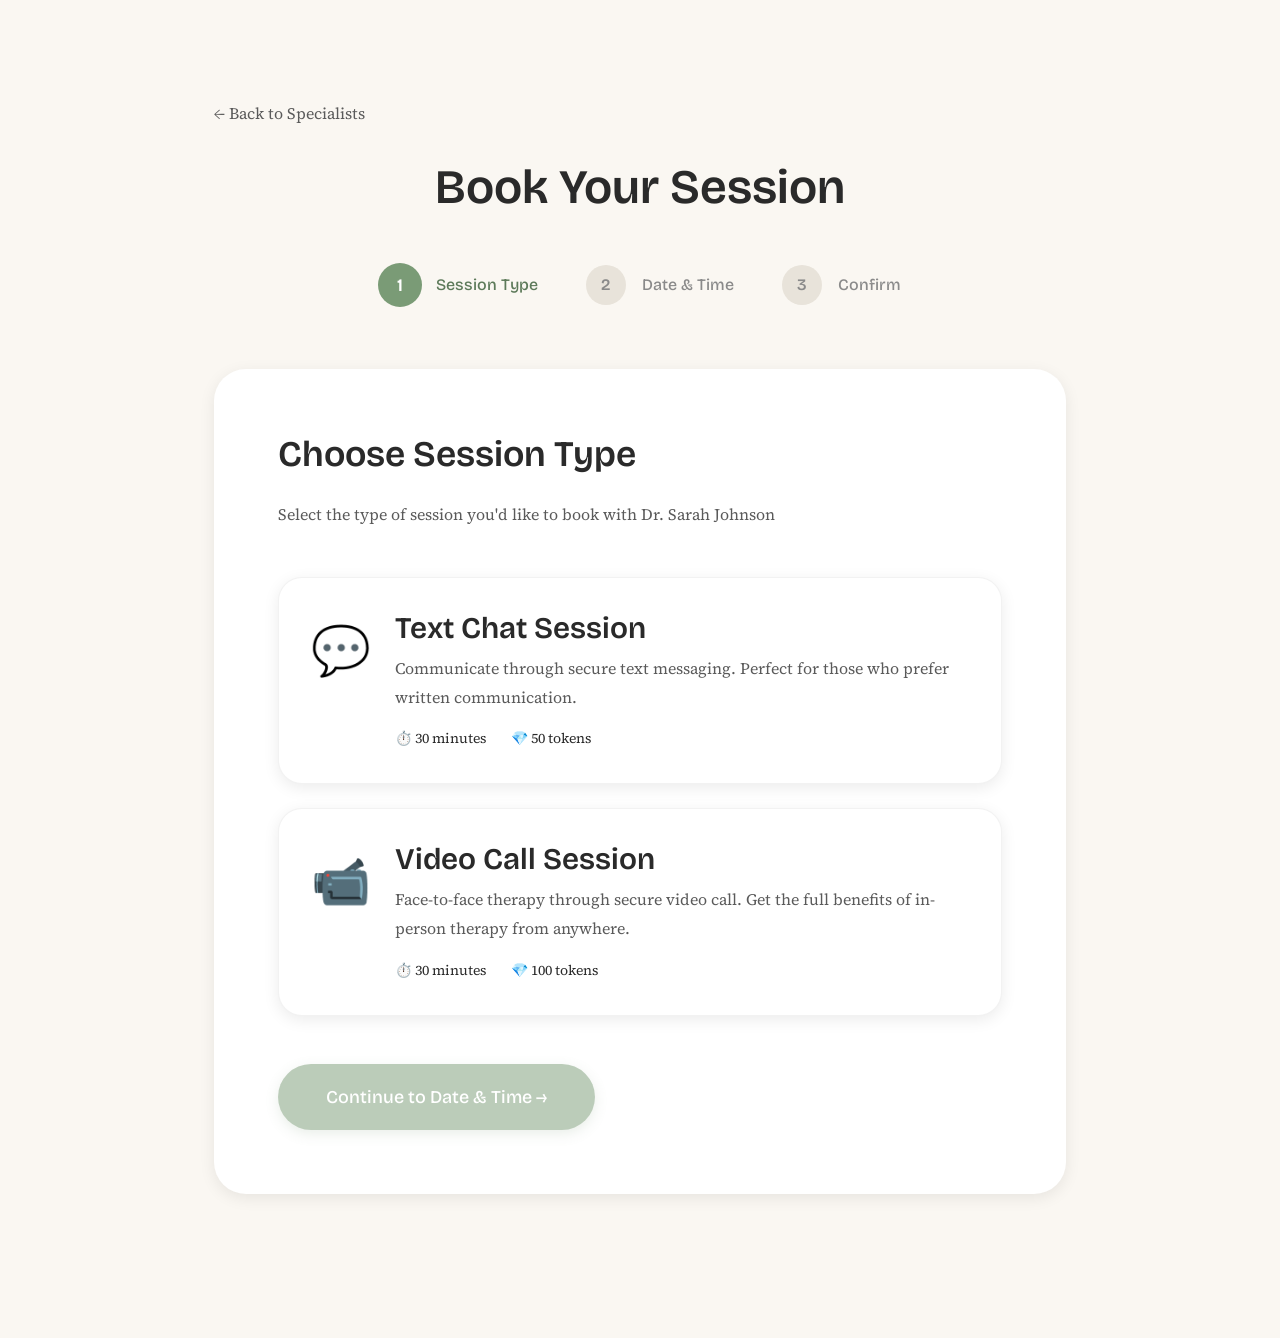
<file: booking.html>
<!DOCTYPE html>
<html lang="en">
<head>
    <meta charset="UTF-8">
    <meta name="viewport" content="width=device-width, initial-scale=1.0">
    <title>Book Session - Serenity Mindspace</title>
    <link rel="stylesheet" href="css/main.css">
    <link rel="stylesheet" href="css/components.css">
    <style>
        .booking-container {
            padding-top: 100px;
            padding-bottom: var(--space-4xl);
            background: var(--bg-primary);
            min-height: 100vh;
        }

        .booking-steps {
            display: flex;
            justify-content: center;
            gap: var(--space-2xl);
            margin-bottom: var(--space-3xl);
        }

        .step {
            display: flex;
            align-items: center;
            gap: var(--space-md);
        }

        .step-number {
            width: 40px;
            height: 40px;
            border-radius: 50%;
            background: var(--color-sand);
            color: var(--text-tertiary);
            display: flex;
            align-items: center;
            justify-content: center;
            font-family: var(--font-display);
            font-weight: 600;
            transition: all var(--transition-base);
        }

        .step.active .step-number {
            background: var(--color-primary);
            color: white;
            transform: scale(1.1);
        }

        .step.completed .step-number {
            background: var(--color-primary);
            color: white;
        }

        .step-label {
            font-family: var(--font-display);
            font-weight: 500;
            color: var(--text-tertiary);
        }

        .step.active .step-label {
            color: var(--color-primary-dark);
        }

        .booking-content {
            max-width: 900px;
            margin: 0 auto;
        }

        .step-content {
            background: var(--bg-elevated);
            padding: var(--space-3xl);
            border-radius: var(--radius-xl);
            box-shadow: var(--shadow-md);
            margin-bottom: var(--space-2xl);
        }

        .calendar {
            display: grid;
            grid-template-columns: repeat(7, 1fr);
            gap: var(--space-md);
            margin-top: var(--space-xl);
        }

        .calendar-day {
            aspect-ratio: 1;
            display: flex;
            flex-direction: column;
            align-items: center;
            justify-content: center;
            padding: var(--space-md);
            border-radius: var(--radius-md);
            border: 2px solid var(--color-sand);
            cursor: pointer;
            transition: all var(--transition-base);
        }

        .calendar-day:hover:not(.disabled) {
            border-color: var(--color-primary);
            transform: translateY(-2px);
        }

        .calendar-day.available {
            background: rgba(122, 155, 118, 0.05);
        }

        .calendar-day.selected {
            background: var(--color-primary);
            color: white;
            border-color: var(--color-primary);
        }

        .calendar-day.disabled {
            opacity: 0.3;
            cursor: not-allowed;
        }

        .day-name {
            font-size: var(--text-xs);
            color: var(--text-secondary);
            text-transform: uppercase;
            margin-bottom: var(--space-xs);
        }

        .day-number {
            font-family: var(--font-display);
            font-size: var(--text-lg);
            font-weight: 600;
        }

        .time-slots {
            display: grid;
            grid-template-columns: repeat(auto-fill, minmax(120px, 1fr));
            gap: var(--space-md);
            margin-top: var(--space-xl);
        }

        .time-slot {
            padding: var(--space-md);
            text-align: center;
            border: 2px solid var(--color-sand);
            border-radius: var(--radius-md);
            cursor: pointer;
            transition: all var(--transition-base);
            font-family: var(--font-display);
            font-weight: 500;
        }

        .time-slot:hover {
            border-color: var(--color-primary);
            transform: translateY(-2px);
        }

        .time-slot.selected {
            background: var(--color-primary);
            color: white;
            border-color: var(--color-primary);
        }

        .time-slot.booked {
            opacity: 0.3;
            cursor: not-allowed;
        }

        .summary-grid {
            display: grid;
            gap: var(--space-md);
        }

        .summary-item {
            display: flex;
            justify-content: space-between;
            padding: var(--space-md);
            background: var(--color-sand);
            border-radius: var(--radius-sm);
        }

        .summary-label {
            color: var(--text-secondary);
        }

        .summary-value {
            font-weight: 600;
        }

        @media (max-width: 640px) {
            .booking-steps {
                flex-direction: column;
                align-items: flex-start;
            }

            .calendar {
                gap: var(--space-sm);
            }

            .time-slots {
                grid-template-columns: repeat(2, 1fr);
            }
        }
    </style>
</head>
<body>
    <div class="booking-container">
        <div class="container booking-content">
            <!-- Breadcrumb -->
            <div style="margin-bottom: var(--space-xl);">
                <a href="specialists.html" style="color: var(--text-secondary);">← Back to Specialists</a>
            </div>

            <h1 style="text-align: center; margin-bottom: var(--space-2xl);">Book Your Session</h1>

            <!-- Steps -->
            <div class="booking-steps">
                <div class="step active" id="step1Indicator">
                    <div class="step-number">1</div>
                    <div class="step-label">Session Type</div>
                </div>
                <div class="step" id="step2Indicator">
                    <div class="step-number">2</div>
                    <div class="step-label">Date & Time</div>
                </div>
                <div class="step" id="step3Indicator">
                    <div class="step-number">3</div>
                    <div class="step-label">Confirm</div>
                </div>
            </div>

            <!-- Step 1: Choose Session Type -->
            <div class="step-content" id="step1">
                <h2 style="margin-bottom: var(--space-lg);">Choose Session Type</h2>
                <p style="color: var(--text-secondary); margin-bottom: var(--space-2xl);">
                    Select the type of session you'd like to book with Dr. Sarah Johnson
                </p>

                <div style="display: grid; gap: var(--space-lg);">
                    <label class="card card-interactive" style="cursor: pointer; padding: var(--space-xl);" onclick="selectSessionType('chat')">
                        <input type="radio" name="sessionType" value="chat" style="display: none;">
                        <div style="display: flex; align-items: start; gap: var(--space-lg);">
                            <div style="font-size: 3rem;">💬</div>
                            <div style="flex-grow: 1;">
                                <h3 style="margin-bottom: var(--space-sm);">Text Chat Session</h3>
                                <p style="color: var(--text-secondary); margin-bottom: var(--space-md);">
                                    Communicate through secure text messaging. Perfect for those who prefer written communication.
                                </p>
                                <div style="display: flex; gap: var(--space-lg); font-size: var(--text-sm);">
                                    <span>⏱️ 30 minutes</span>
                                    <span>💎 50 tokens</span>
                                </div>
                            </div>
                        </div>
                    </label>

                    <label class="card card-interactive" style="cursor: pointer; padding: var(--space-xl);" onclick="selectSessionType('video')">
                        <input type="radio" name="sessionType" value="video" style="display: none;">
                        <div style="display: flex; align-items: start; gap: var(--space-lg);">
                            <div style="font-size: 3rem;">📹</div>
                            <div style="flex-grow: 1;">
                                <h3 style="margin-bottom: var(--space-sm);">Video Call Session</h3>
                                <p style="color: var(--text-secondary); margin-bottom: var(--space-md);">
                                    Face-to-face therapy through secure video call. Get the full benefits of in-person therapy from anywhere.
                                </p>
                                <div style="display: flex; gap: var(--space-lg); font-size: var(--text-sm);">
                                    <span>⏱️ 30 minutes</span>
                                    <span>💎 100 tokens</span>
                                </div>
                            </div>
                        </div>
                    </label>
                </div>

                <div style="margin-top: var(--space-2xl);">
                    <button class="btn btn-primary btn-lg" onclick="goToStep(2)" id="step1Next" disabled>
                        Continue to Date & Time →
                    </button>
                </div>
            </div>

            <!-- Step 2: Choose Date & Time -->
            <div class="step-content" id="step2" style="display: none;">
                <h2 style="margin-bottom: var(--space-lg);">Select Date & Time</h2>
                <p style="color: var(--text-secondary); margin-bottom: var(--space-xl);">
                    Choose a date and time that works best for you
                </p>

                <h3 style="margin-bottom: var(--space-md);">February 2026</h3>
                <div style="display: grid; grid-template-columns: repeat(7, 1fr); gap: var(--space-sm); margin-bottom: var(--space-md); text-align: center; font-size: var(--text-xs); color: var(--text-tertiary);">
                    <div>Sun</div>
                    <div>Mon</div>
                    <div>Tue</div>
                    <div>Wed</div>
                    <div>Thu</div>
                    <div>Fri</div>
                    <div>Sat</div>
                </div>
                <div class="calendar">
                    <div class="calendar-day disabled"><div class="day-number">16</div></div>
                    <div class="calendar-day disabled"><div class="day-number">17</div></div>
                    <div class="calendar-day disabled"><div class="day-number">18</div></div>
                    <div class="calendar-day available" onclick="selectDate('2026-02-19')"><div class="day-number">19</div></div>
                    <div class="calendar-day available" onclick="selectDate('2026-02-20')"><div class="day-number">20</div></div>
                    <div class="calendar-day available" onclick="selectDate('2026-02-21')"><div class="day-number">21</div></div>
                    <div class="calendar-day available" onclick="selectDate('2026-02-22')"><div class="day-number">22</div></div>
                    <div class="calendar-day available" onclick="selectDate('2026-02-23')"><div class="day-number">23</div></div>
                    <div class="calendar-day disabled"><div class="day-number">24</div></div>
                    <div class="calendar-day disabled"><div class="day-number">25</div></div>
                    <div class="calendar-day available" onclick="selectDate('2026-02-26')"><div class="day-number">26</div></div>
                    <div class="calendar-day available" onclick="selectDate('2026-02-27')"><div class="day-number">27</div></div>
                    <div class="calendar-day available" onclick="selectDate('2026-02-28')"><div class="day-number">28</div></div>
                </div>

                <div id="timeSlotsSection" style="display: none;">
                    <h3 style="margin-top: var(--space-2xl); margin-bottom: var(--space-md);">Available Time Slots</h3>
                    <div class="time-slots" id="timeSlots"></div>
                </div>

                <div style="display: flex; gap: var(--space-md); margin-top: var(--space-2xl);">
                    <button class="btn btn-outline btn-lg" onclick="goToStep(1)">
                        ← Back
                    </button>
                    <button class="btn btn-primary btn-lg" onclick="goToStep(3)" id="step2Next" disabled>
                        Continue to Confirm →
                    </button>
                </div>
            </div>

            <!-- Step 3: Confirm Booking -->
            <div class="step-content" id="step3" style="display: none;">
                <h2 style="margin-bottom: var(--space-lg);">Confirm Your Booking</h2>
                <p style="color: var(--text-secondary); margin-bottom: var(--space-2xl);">
                    Please review your booking details before confirming
                </p>

                <div class="card" style="margin-bottom: var(--space-2xl);">
                    <h3 style="margin-bottom: var(--space-lg);">Booking Summary</h3>
                    <div class="summary-grid">
                        <div class="summary-item">
                            <span class="summary-label">Specialist</span>
                            <span class="summary-value">Dr. Sarah Johnson</span>
                        </div>
                        <div class="summary-item">
                            <span class="summary-label">Session Type</span>
                            <span class="summary-value" id="summaryType">-</span>
                        </div>
                        <div class="summary-item">
                            <span class="summary-label">Date</span>
                            <span class="summary-value" id="summaryDate">-</span>
                        </div>
                        <div class="summary-item">
                            <span class="summary-label">Time</span>
                            <span class="summary-value" id="summaryTime">-</span>
                        </div>
                        <div class="summary-item">
                            <span class="summary-label">Duration</span>
                            <span class="summary-value">30 minutes</span>
                        </div>
                        <div class="summary-item" style="background: rgba(232, 196, 104, 0.2); border: 2px solid var(--color-accent);">
                            <span class="summary-label" style="font-weight: 600;">Cost</span>
                            <span class="summary-value" style="color: var(--color-accent); font-size: var(--text-xl);" id="summaryCost">-</span>
                        </div>
                    </div>

                    <div style="margin-top: var(--space-lg); padding-top: var(--space-lg); border-top: 1px solid var(--color-sand);">
                        <div style="display: flex; justify-content: space-between; margin-bottom: var(--space-sm);">
                            <span>Your current balance:</span>
                            <span style="font-weight: 600;" id="currentBalance">100 💎</span>
                        </div>
                        <div style="display: flex; justify-content: space-between;">
                            <span>After booking:</span>
                            <span style="font-weight: 600;" id="afterBalance">50 💎</span>
                        </div>
                    </div>
                </div>

                <div class="card card-flat" style="margin-bottom: var(--space-2xl);">
                    <label class="form-checkbox">
                        <input type="checkbox" id="agreeTerms">
                        <span class="checkmark"></span>
                        <span style="font-size: var(--text-sm);">
                            I understand that this session will be deducted from my token balance and agree to the 
                            <a href="#" style="color: var(--color-primary-dark);">cancellation policy</a>
                        </span>
                    </label>
                </div>

                <div style="display: flex; gap: var(--space-md);">
                    <button class="btn btn-outline btn-lg" onclick="goToStep(2)">
                        ← Back
                    </button>
                    <button class="btn btn-primary btn-lg btn-full" onclick="confirmBooking()" id="confirmBtn" disabled>
                        Confirm Booking
                    </button>
                </div>
            </div>
        </div>
    </div>

    <!-- Success Modal -->
    <div class="modal-overlay" id="successModal" style="display: none;">
        <div class="modal">
            <div class="modal-header">
                <div class="modal-icon">✅</div>
                <h3 class="modal-title">Booking Confirmed!</h3>
                <p class="modal-subtitle">Your session has been successfully booked</p>
            </div>
            <div class="modal-body">
                <div class="card card-flat">
                    <h4 style="margin-bottom: var(--space-md);">What's Next?</h4>
                    <ul style="margin: 0; padding-left: var(--space-lg); color: var(--text-secondary);">
                        <li style="margin-bottom: var(--space-sm);">You'll receive a confirmation email shortly</li>
                        <li style="margin-bottom: var(--space-sm);">A calendar invite has been sent to your email</li>
                        <li style="margin-bottom: var(--space-sm);">You can access the session from your dashboard</li>
                        <li>Dr. Johnson will be notified of your booking</li>
                    </ul>
                </div>
            </div>
            <div class="modal-actions">
                <a href="dashboard.html" class="btn btn-outline">Go to Dashboard</a>
                <button class="btn btn-primary" onclick="goToSession()">View Session Details</button>
            </div>
        </div>
    </div>

    <script>
        let bookingData = {
            sessionType: null,
            date: null,
            time: null,
            cost: 0
        };

        function selectSessionType(type) {
            bookingData.sessionType = type;
            bookingData.cost = type === 'chat' ? 50 : 100;
            
            // Update UI
            document.querySelectorAll('label.card').forEach(card => {
                card.style.borderColor = 'transparent';
            });
            event.currentTarget.style.borderColor = 'var(--color-primary)';
            
            // Enable next button
            document.getElementById('step1Next').disabled = false;
        }

        function selectDate(date) {
            bookingData.date = date;
            
            // Update calendar UI
            document.querySelectorAll('.calendar-day').forEach(day => {
                day.classList.remove('selected');
            });
            event.currentTarget.classList.add('selected');
            
            // Show time slots
            document.getElementById('timeSlotsSection').style.display = 'block';
            loadTimeSlots();
        }

        function loadTimeSlots() {
            const slots = [
                '9:00 AM', '10:00 AM', '11:00 AM', '1:00 PM', 
                '2:00 PM', '3:00 PM', '4:00 PM', '5:00 PM'
            ];
            
            const container = document.getElementById('timeSlots');
            container.innerHTML = '';
            
            slots.forEach(slot => {
                const div = document.createElement('div');
                div.className = 'time-slot';
                div.textContent = slot;
                div.onclick = () => selectTime(slot);
                container.appendChild(div);
            });
        }

        function selectTime(time) {
            bookingData.time = time;
            
            // Update UI
            document.querySelectorAll('.time-slot').forEach(slot => {
                slot.classList.remove('selected');
            });
            event.currentTarget.classList.add('selected');
            
            // Enable next button
            document.getElementById('step2Next').disabled = false;
        }

        function goToStep(step) {
            // Hide all steps
            for (let i = 1; i <= 3; i++) {
                document.getElementById(`step${i}`).style.display = 'none';
                document.getElementById(`step${i}Indicator`).classList.remove('active');
                if (i < step) {
                    document.getElementById(`step${i}Indicator`).classList.add('completed');
                } else {
                    document.getElementById(`step${i}Indicator`).classList.remove('completed');
                }
            }
            
            // Show current step
            document.getElementById(`step${step}`).style.display = 'block';
            document.getElementById(`step${step}Indicator`).classList.add('active');
            
            // Update summary if on step 3
            if (step === 3) {
                updateSummary();
            }
            
            // Scroll to top
            window.scrollTo({ top: 0, behavior: 'smooth' });
        }

        function updateSummary() {
            const typeText = bookingData.sessionType === 'chat' ? 'Text Chat Session' : 'Video Call Session';
            const dateObj = new Date(bookingData.date);
            const dateText = dateObj.toLocaleDateString('en-US', { weekday: 'long', year: 'numeric', month: 'long', day: 'numeric' });
            
            document.getElementById('summaryType').textContent = typeText;
            document.getElementById('summaryDate').textContent = dateText;
            document.getElementById('summaryTime').textContent = bookingData.time;
            document.getElementById('summaryCost').textContent = `${bookingData.cost} 💎`;
            
            const currentTokens = parseInt(localStorage.getItem('tokens') || '100');
            const afterTokens = currentTokens - bookingData.cost;
            
            document.getElementById('currentBalance').textContent = `${currentTokens} 💎`;
            document.getElementById('afterBalance').textContent = `${afterTokens} 💎`;
        }

        // Enable confirm button when checkbox is checked
        document.getElementById('agreeTerms').addEventListener('change', (e) => {
            document.getElementById('confirmBtn').disabled = !e.target.checked;
        });

        function confirmBooking() {
            // Check token balance
            const currentTokens = parseInt(localStorage.getItem('tokens') || '100');
            if (currentTokens < bookingData.cost) {
                alert('Insufficient tokens! Please purchase more tokens to complete this booking.');
                window.location.href = 'store.html';
                return;
            }
            
            // Deduct tokens
            const newBalance = currentTokens - bookingData.cost;
            localStorage.setItem('tokens', newBalance.toString());
            
            // Save booking (in production, this would call an API)
            const bookings = JSON.parse(localStorage.getItem('bookings') || '[]');
            bookings.push({
                ...bookingData,
                specialist: 'Dr. Sarah Johnson',
                bookedAt: new Date().toISOString()
            });
            localStorage.setItem('bookings', JSON.stringify(bookings));
            
            // Show success modal
            document.getElementById('successModal').style.display = 'flex';
        }

        function goToSession() {
            if (bookingData.sessionType === 'chat') {
                window.location.href = 'chat-room.html';
            } else {
                window.location.href = 'video-call.html';
            }
        }
    </script>
</body>
</html>
</file>
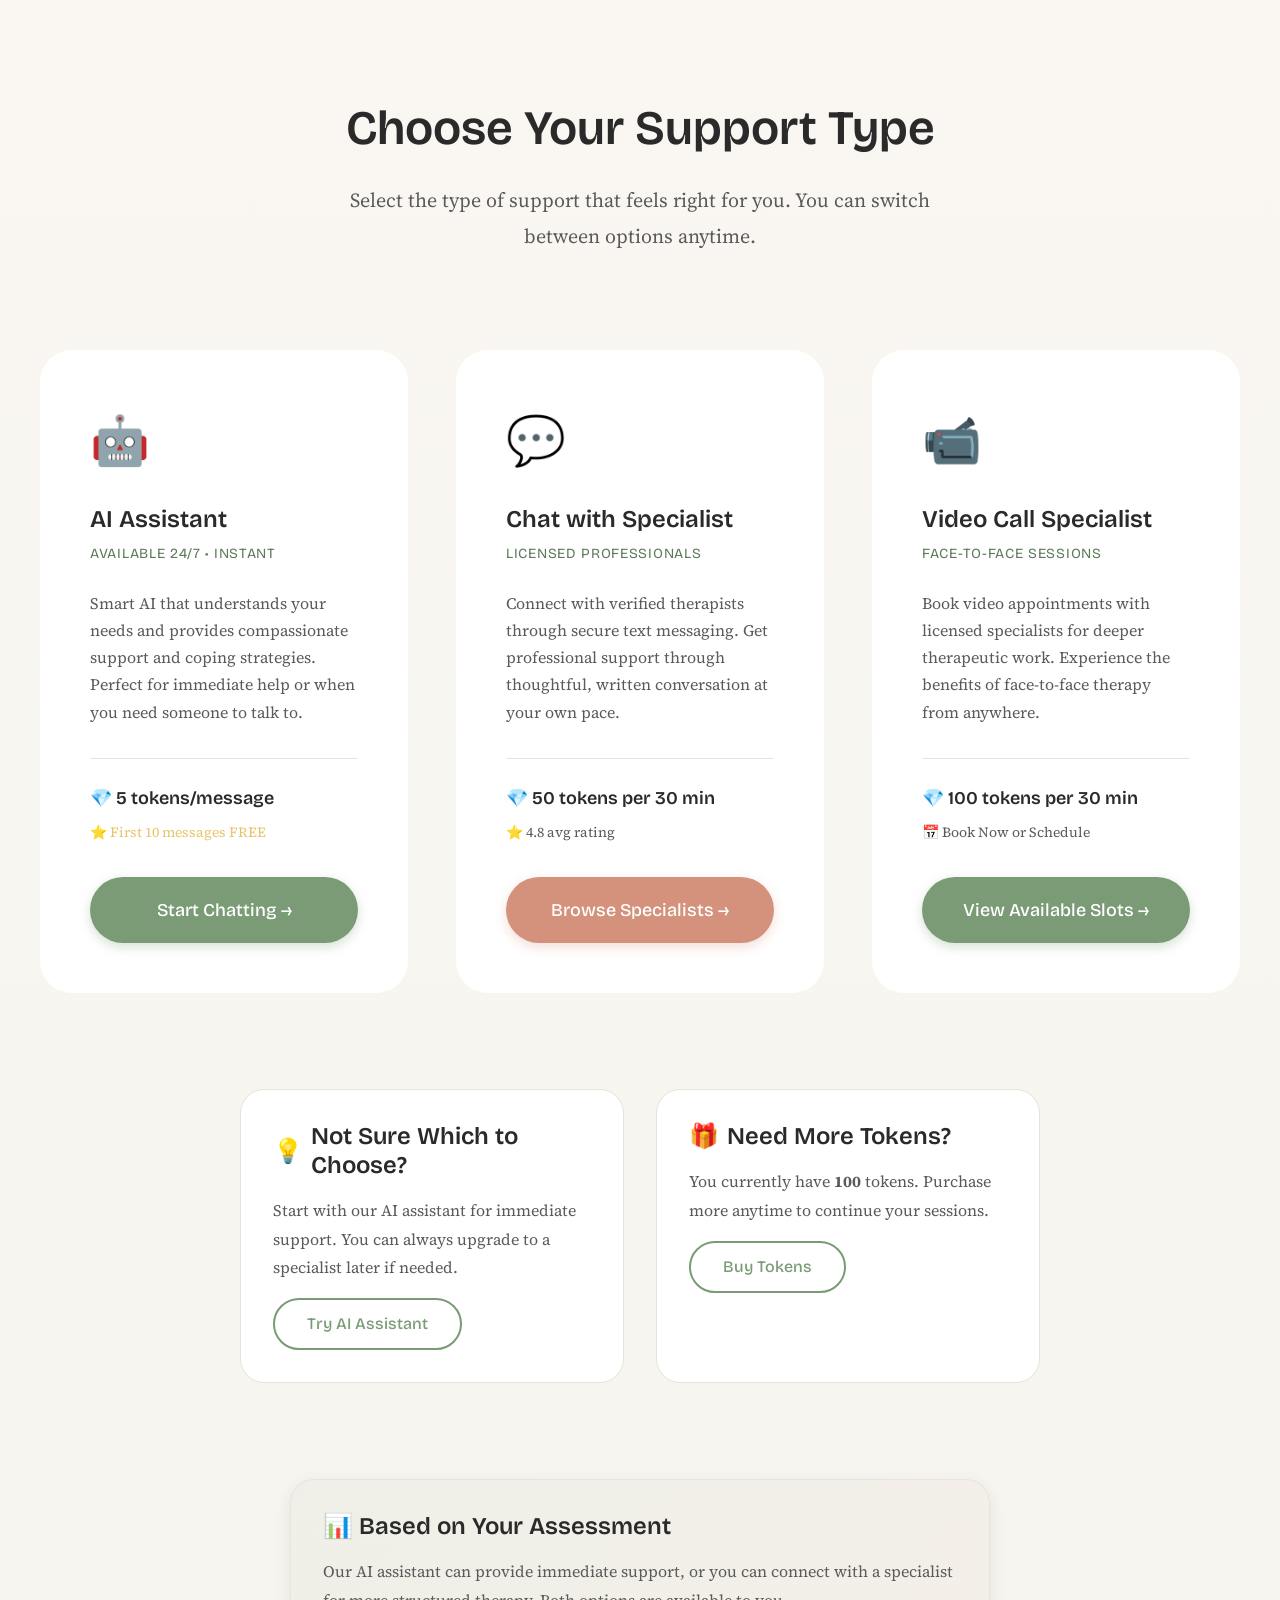
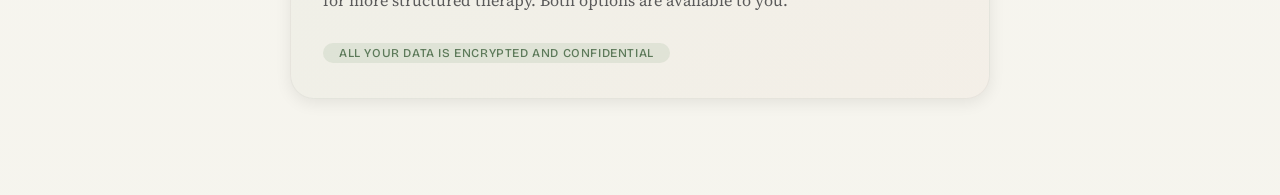
<file: choose-support.html>
<!DOCTYPE html>
<html lang="en">
<head>
    <meta charset="UTF-8">
    <meta name="viewport" content="width=device-width, initial-scale=1.0">
    <title>Choose Your Support - Serenity Mindspace</title>
    <link rel="stylesheet" href="css/main.css">
    <link rel="stylesheet" href="css/components.css">
    <style>
        .choose-container {
            min-height: 100vh;
            padding-top: 100px;
            padding-bottom: var(--space-4xl);
            background: linear-gradient(180deg, var(--bg-primary) 0%, rgba(164, 196, 160, 0.05) 100%);
        }

        .page-header {
            text-align: center;
            margin-bottom: var(--space-4xl);
        }

        .page-title {
            font-size: var(--text-5xl);
            margin-bottom: var(--space-lg);
        }

        .page-subtitle {
            font-size: var(--text-xl);
            color: var(--text-secondary);
            max-width: 600px;
            margin: 0 auto;
        }

        .support-grid {
            display: grid;
            grid-template-columns: repeat(auto-fit, minmax(320px, 1fr));
            gap: var(--space-2xl);
            max-width: 1200px;
            margin: 0 auto;
        }

        @media (max-width: 1024px) {
            .support-grid {
                grid-template-columns: 1fr;
                max-width: 500px;
            }
        }
    </style>
</head>
<body>
    <div class="choose-container">
        <div class="container">
            <div class="page-header">
                <h1 class="page-title">Choose Your Support Type</h1>
                <p class="page-subtitle">
                    Select the type of support that feels right for you. You can switch between options anytime.
                </p>
            </div>

            <div class="support-grid">
                <!-- AI Assistant Card -->
                <div class="support-card">
                    <div class="support-icon">🤖</div>
                    <h3 class="support-title">AI Assistant</h3>
                    <div class="support-subtitle">Available 24/7 • Instant</div>
                    
                    <p class="support-description">
                        Smart AI that understands your needs and provides compassionate support and coping strategies. Perfect for immediate help or when you need someone to talk to.
                    </p>
                    
                    <div class="support-meta">
                        <div class="support-price">
                            💎 5 tokens/message
                        </div>
                        <div class="support-rating" style="color: var(--color-accent);">
                            ⭐ First 10 messages FREE
                        </div>
                    </div>
                    
                    <a href="ai-chat.html" class="btn btn-primary btn-full btn-lg">
                        Start Chatting →
                    </a>
                </div>

                <!-- Chat Specialist Card -->
                <div class="support-card">
                    <div class="support-icon">💬</div>
                    <h3 class="support-title">Chat with Specialist</h3>
                    <div class="support-subtitle">Licensed Professionals</div>
                    
                    <p class="support-description">
                        Connect with verified therapists through secure text messaging. Get professional support through thoughtful, written conversation at your own pace.
                    </p>
                    
                    <div class="support-meta">
                        <div class="support-price">
                            💎 50 tokens per 30 min
                        </div>
                        <div class="support-rating">
                            ⭐ 4.8 avg rating
                        </div>
                    </div>
                    
                    <a href="specialists.html?type=chat" class="btn btn-secondary btn-full btn-lg">
                        Browse Specialists →
                    </a>
                </div>

                <!-- Video Call Card -->
                <div class="support-card">
                    <div class="support-icon">📹</div>
                    <h3 class="support-title">Video Call Specialist</h3>
                    <div class="support-subtitle">Face-to-Face Sessions</div>
                    
                    <p class="support-description">
                        Book video appointments with licensed specialists for deeper therapeutic work. Experience the benefits of face-to-face therapy from anywhere.
                    </p>
                    
                    <div class="support-meta">
                        <div class="support-price">
                            💎 100 tokens per 30 min
                        </div>
                        <div class="support-rating">
                            📅 Book Now or Schedule
                        </div>
                    </div>
                    
                    <a href="specialists.html?type=video" class="btn btn-primary btn-full btn-lg">
                        View Available Slots →
                    </a>
                </div>
            </div>

            <!-- Info Cards -->
            <div class="grid grid-2" style="gap: var(--space-xl); margin-top: var(--space-4xl); max-width: 800px; margin-left: auto; margin-right: auto;">
                <div class="card card-flat">
                    <h4 style="margin-bottom: var(--space-md); display: flex; align-items: center; gap: var(--space-sm);">
                        <span style="font-size: 1.5rem;">💡</span>
                        Not Sure Which to Choose?
                    </h4>
                    <p style="color: var(--text-secondary); margin-bottom: var(--space-md);">
                        Start with our AI assistant for immediate support. You can always upgrade to a specialist later if needed.
                    </p>
                    <a href="ai-chat.html" class="btn btn-outline">Try AI Assistant</a>
                </div>

                <div class="card card-flat">
                    <h4 style="margin-bottom: var(--space-md); display: flex; align-items: center; gap: var(--space-sm);">
                        <span style="font-size: 1.5rem;">🎁</span>
                        Need More Tokens?
                    </h4>
                    <p style="color: var(--text-secondary); margin-bottom: var(--space-md);">
                        You currently have <strong id="currentTokens">100</strong> tokens. Purchase more anytime to continue your sessions.
                    </p>
                    <a href="store.html" class="btn btn-outline">Buy Tokens</a>
                </div>
            </div>

            <!-- Assessment Summary -->
            <div class="card" style="max-width: 700px; margin: var(--space-4xl) auto 0; background: linear-gradient(135deg, rgba(122, 155, 118, 0.05) 0%, rgba(212, 146, 124, 0.05) 100%);">
                <h4 style="margin-bottom: var(--space-md);">📊 Based on Your Assessment</h4>
                <p style="color: var(--text-secondary); margin-bottom: var(--space-lg);" id="assessmentSummary">
                    We've reviewed your wellness assessment and recommend starting with professional support for the best results.
                </p>
                <div class="badge badge-primary">All your data is encrypted and confidential</div>
            </div>
        </div>
    </div>

    <script>
        // Display current tokens
        function getTokens() {
            return parseInt(localStorage.getItem('tokens') || '100');
        }

        document.getElementById('currentTokens').textContent = getTokens();

        // Show personalized message based on assessment
        const assessmentData = JSON.parse(localStorage.getItem('assessmentData') || '{}');
        const summaryEl = document.getElementById('assessmentSummary');

        if (assessmentData.impact === 'severe' || assessmentData.selfHarm === 'recently') {
            summaryEl.innerHTML = `
                <strong>We strongly recommend speaking with a licensed specialist.</strong><br>
                Based on your assessment, professional support would be most beneficial for your situation.
            `;
        } else if (assessmentData.impact === 'significant') {
            summaryEl.innerHTML = `
                We recommend starting with a specialist for personalized guidance. However, our AI assistant is also available 24/7 for immediate support.
            `;
        } else {
            summaryEl.innerHTML = `
                Our AI assistant can provide immediate support, or you can connect with a specialist for more structured therapy. Both options are available to you.
            `;
        }
    </script>
</body>
</html>
</file>
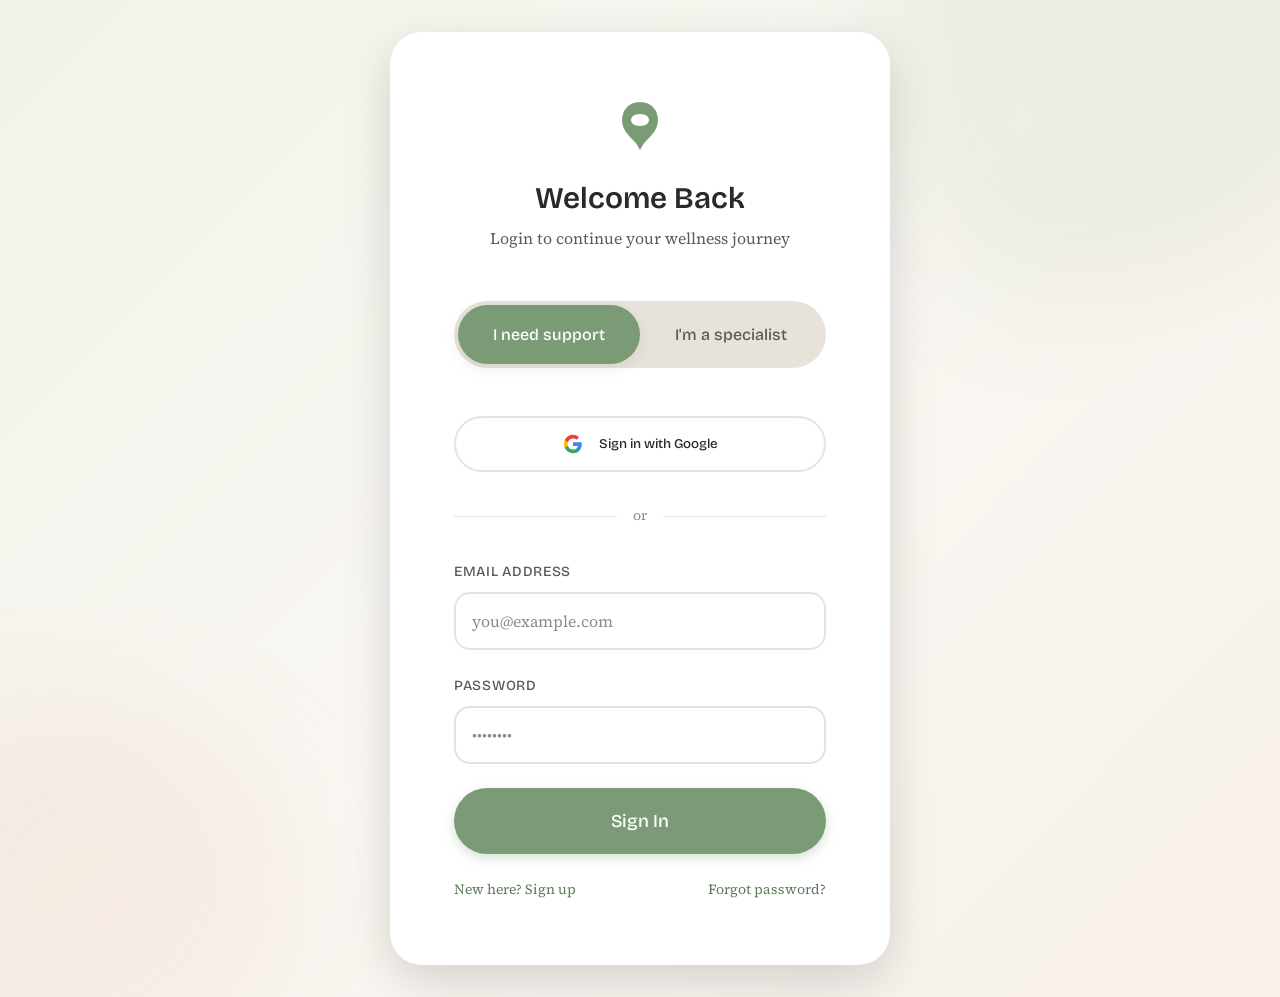
<file: dashboard.html>
<!DOCTYPE html>
<html lang="en">
<head>
    <meta charset="UTF-8">
    <meta name="viewport" content="width=device-width, initial-scale=1.0">
    <title>Dashboard - Serenity Mindspace</title>
    <link rel="stylesheet" href="css/main.css">
    <link rel="stylesheet" href="css/components.css">
    <style>
        .dashboard-container {
            padding-top: 100px;
            padding-bottom: var(--space-4xl);
            background: var(--bg-primary);
            min-height: 100vh;
        }

        .dashboard-grid {
            display: grid;
            grid-template-columns: repeat(auto-fit, minmax(300px, 1fr));
            gap: var(--space-xl);
            margin-bottom: var(--space-2xl);
        }

        .stat-card {
            background: linear-gradient(135deg, var(--color-primary) 0%, var(--color-primary-dark) 100%);
            color: white;
            padding: var(--space-2xl);
            border-radius: var(--radius-lg);
            box-shadow: var(--shadow-md);
        }

        .stat-value {
            font-family: var(--font-display);
            font-size: var(--text-5xl);
            font-weight: 700;
            margin-bottom: var(--space-sm);
        }

        .stat-label {
            font-size: var(--text-sm);
            opacity: 0.9;
            text-transform: uppercase;
            letter-spacing: 0.05em;
        }

        .section-header {
            display: flex;
            align-items: center;
            justify-content: space-between;
            margin-bottom: var(--space-xl);
        }

        .quick-actions {
            display: grid;
            grid-template-columns: repeat(auto-fit, minmax(200px, 1fr));
            gap: var(--space-md);
            margin-bottom: var(--space-3xl);
        }

        .action-card {
            background: var(--bg-elevated);
            padding: var(--space-xl);
            border-radius: var(--radius-lg);
            text-align: center;
            border: 2px solid transparent;
            transition: all var(--transition-base);
            cursor: pointer;
            text-decoration: none;
            color: var(--text-primary);
        }

        .action-card:hover {
            border-color: var(--color-primary);
            transform: translateY(-4px);
            box-shadow: var(--shadow-md);
        }

        .action-icon {
            font-size: 2.5rem;
            margin-bottom: var(--space-md);
        }

        .session-item {
            background: var(--bg-elevated);
            padding: var(--space-lg);
            border-radius: var(--radius-md);
            margin-bottom: var(--space-md);
            display: flex;
            justify-content: space-between;
            align-items: center;
        }

        .mood-calendar {
            display: grid;
            grid-template-columns: repeat(7, 1fr);
            gap: var(--space-sm);
        }

        .mood-day {
            aspect-ratio: 1;
            border-radius: var(--radius-sm);
            display: flex;
            align-items: center;
            justify-content: center;
            font-size: var(--text-xs);
            background: var(--color-sand);
            cursor: pointer;
            transition: all var(--transition-base);
        }

        .mood-day:hover {
            transform: scale(1.1);
        }

        .mood-day.good {
            background: var(--color-success);
            color: white;
        }

        .mood-day.fair {
            background: var(--color-accent);
            color: white;
        }

        .mood-day.poor {
            background: var(--color-error);
            color: white;
        }
    </style>
</head>
<body>
    <header class="site-header">
        <nav class="nav-container">
            <a href="/" class="logo">
                <svg class="logo-icon" viewBox="0 0 100 100" xmlns="http://www.w3.org/2000/svg">
                    <path d="M50 10 C30 10 20 25 20 40 C20 55 30 65 40 75 C45 80 47 85 50 90 C53 85 55 80 60 75 C70 65 80 55 80 40 C80 25 70 10 50 10 Z M50 50 C40 50 35 45 35 40 C35 35 40 30 50 30 C60 30 65 35 65 40 C65 45 60 50 50 50 Z"/>
                </svg>
                <span>Serenity Mindspace</span>
            </a>
            
            <div class="nav-actions">
                <div class="token-display">
                    <svg class="token-icon" viewBox="0 0 24 24" fill="currentColor">
                        <path d="M12 2L2 7v10c0 5.55 3.84 10.74 9 12 5.16-1.26 9-6.45 9-12V7l-10-5zm0 18c-3.87 0-7-3.13-7-7s3.13-7 7-7 7 3.13 7 7-3.13 7-7 7z"/>
                    </svg>
                    <span id="tokenCount">100</span> tokens
                </div>
                <button class="btn btn-outline" onclick="logout()">Logout</button>
            </div>
        </nav>
    </header>

    <div class="dashboard-container">
        <div class="container">
            <div style="margin-bottom: var(--space-3xl);">
                <h1 style="font-size: var(--text-5xl); margin-bottom: var(--space-sm);">Welcome back! 👋</h1>
                <p style="font-size: var(--text-lg); color: var(--text-secondary);">
                    Here's your mental wellness overview
                </p>
            </div>

            <!-- Stats -->
            <div class="dashboard-grid">
                <div class="stat-card">
                    <div class="stat-value">8</div>
                    <div class="stat-label">Total Sessions</div>
                </div>
                <div class="stat-card" style="background: linear-gradient(135deg, var(--color-secondary) 0%, var(--color-secondary-dark) 100%);">
                    <div class="stat-value">12 hrs</div>
                    <div class="stat-label">Time in Therapy</div>
                </div>
                <div class="stat-card" style="background: linear-gradient(135deg, var(--color-accent) 0%, #d4b456 100%);">
                    <div class="stat-value">24</div>
                    <div class="stat-label">Days Streak</div>
                </div>
            </div>

            <!-- Quick Actions -->
            <div class="section-header">
                <h2>Quick Actions</h2>
            </div>
            <div class="quick-actions">
                <a href="ai-chat.html" class="action-card">
                    <div class="action-icon">💬</div>
                    <h4>Chat with AI</h4>
                    <p style="color: var(--text-secondary); font-size: var(--text-sm); margin: 0;">Instant support</p>
                </a>
                <a href="specialists.html" class="action-card">
                    <div class="action-icon">👨‍⚕️</div>
                    <h4>Book Specialist</h4>
                    <p style="color: var(--text-secondary); font-size: var(--text-sm); margin: 0;">Schedule session</p>
                </a>
                <a href="store.html" class="action-card">
                    <div class="action-icon">💎</div>
                    <h4>Buy Tokens</h4>
                    <p style="color: var(--text-secondary); font-size: var(--text-sm); margin: 0;">Recharge balance</p>
                </a>
                <a href="#journal" class="action-card">
                    <div class="action-icon">📝</div>
                    <h4>Journal Entry</h4>
                    <p style="color: var(--text-secondary); font-size: var(--text-sm); margin: 0;">Record thoughts</p>
                </a>
            </div>

            <!-- Two Column Layout -->
            <div style="display: grid; grid-template-columns: 2fr 1fr; gap: var(--space-2xl); align-items: start;">
                <!-- Left Column -->
                <div>
                    <!-- Upcoming Sessions -->
                    <div class="section-header">
                        <h3>Upcoming Sessions</h3>
                        <a href="#" class="btn btn-sm btn-outline">View All</a>
                    </div>
                    <div class="card">
                        <div class="session-item">
                            <div>
                                <h4 style="margin-bottom: var(--space-xs);">Dr. Sarah Johnson</h4>
                                <p style="color: var(--text-secondary); font-size: var(--text-sm); margin: 0;">
                                    📹 Video Session • Tomorrow at 2:00 PM
                                </p>
                            </div>
                            <button class="btn btn-primary">Join</button>
                        </div>
                        
                        <div class="session-item" style="margin-bottom: 0;">
                            <div>
                                <h4 style="margin-bottom: var(--space-xs);">Dr. Michael Chen</h4>
                                <p style="color: var(--text-secondary); font-size: var(--text-sm); margin: 0;">
                                    💬 Chat Session • Friday at 10:00 AM
                                </p>
                            </div>
                            <button class="btn btn-outline">Reschedule</button>
                        </div>
                    </div>

                    <!-- Recent Activity -->
                    <div class="section-header" style="margin-top: var(--space-3xl);">
                        <h3>Recent Activity</h3>
                    </div>
                    <div class="card">
                        <div style="display: flex; gap: var(--space-md); padding: var(--space-md) 0; border-bottom: 1px solid var(--color-sand);">
                            <div style="width: 40px; height: 40px; background: rgba(122, 155, 118, 0.1); border-radius: 50%; display: flex; align-items: center; justify-content: center; flex-shrink: 0;">
                                💬
                            </div>
                            <div>
                                <h4 style="margin-bottom: var(--space-xs); font-size: var(--text-base);">Completed session with Dr. Sarah</h4>
                                <p style="color: var(--text-secondary); font-size: var(--text-sm); margin: 0;">2 days ago</p>
                            </div>
                        </div>
                        
                        <div style="display: flex; gap: var(--space-md); padding: var(--space-md) 0; border-bottom: 1px solid var(--color-sand);">
                            <div style="width: 40px; height: 40px; background: rgba(232, 196, 104, 0.1); border-radius: 50%; display: flex; align-items: center; justify-content: center; flex-shrink: 0;">
                                💎
                            </div>
                            <div>
                                <h4 style="margin-bottom: var(--space-xs); font-size: var(--text-base);">Purchased 500 tokens</h4>
                                <p style="color: var(--text-secondary); font-size: var(--text-sm); margin: 0;">5 days ago</p>
                            </div>
                        </div>
                        
                        <div style="display: flex; gap: var(--space-md); padding: var(--space-md) 0; margin-bottom: 0;">
                            <div style="width: 40px; height: 40px; background: rgba(122, 155, 118, 0.1); border-radius: 50%; display: flex; align-items: center; justify-content: center; flex-shrink: 0;">
                                📊
                            </div>
                            <div>
                                <h4 style="margin-bottom: var(--space-xs); font-size: var(--text-base);">Completed wellness assessment</h4>
                                <p style="color: var(--text-secondary); font-size: var(--text-sm); margin: 0;">1 week ago</p>
                            </div>
                        </div>
                    </div>
                </div>

                <!-- Right Column -->
                <div>
                    <!-- Mood Tracker -->
                    <div class="section-header">
                        <h3>Mood This Month</h3>
                    </div>
                    <div class="card">
                        <div style="display: grid; grid-template-columns: repeat(7, 1fr); gap: var(--space-xs); margin-bottom: var(--space-md); text-align: center; font-size: var(--text-xs); color: var(--text-tertiary);">
                            <div>S</div>
                            <div>M</div>
                            <div>T</div>
                            <div>W</div>
                            <div>T</div>
                            <div>F</div>
                            <div>S</div>
                        </div>
                        <div class="mood-calendar">
                            <div class="mood-day"></div>
                            <div class="mood-day"></div>
                            <div class="mood-day good">😊</div>
                            <div class="mood-day good">😊</div>
                            <div class="mood-day fair">😐</div>
                            <div class="mood-day good">😊</div>
                            <div class="mood-day good">😊</div>
                            <div class="mood-day fair">😐</div>
                            <div class="mood-day good">😊</div>
                            <div class="mood-day good">😊</div>
                            <div class="mood-day poor">😕</div>
                            <div class="mood-day fair">😐</div>
                            <div class="mood-day good">😊</div>
                            <div class="mood-day good">😊</div>
                            <div class="mood-day good">😊</div>
                            <div class="mood-day good">😊</div>
                            <div class="mood-day fair">😐</div>
                            <div class="mood-day good">😊</div>
                            <div class="mood-day good">😊</div>
                            <div class="mood-day good">😊</div>
                        </div>
                        <div style="display: flex; gap: var(--space-md); margin-top: var(--space-lg); font-size: var(--text-xs);">
                            <div style="display: flex; align-items: center; gap: var(--space-xs);">
                                <div style="width: 12px; height: 12px; background: var(--color-success); border-radius: 50%;"></div>
                                <span>Good</span>
                            </div>
                            <div style="display: flex; align-items: center; gap: var(--space-xs);">
                                <div style="width: 12px; height: 12px; background: var(--color-accent); border-radius: 50%;"></div>
                                <span>Fair</span>
                            </div>
                            <div style="display: flex; align-items: center; gap: var(--space-xs);">
                                <div style="width: 12px; height: 12px; background: var(--color-error); border-radius: 50%;"></div>
                                <span>Poor</span>
                            </div>
                        </div>
                    </div>

                    <!-- My Specialists -->
                    <div class="section-header" style="margin-top: var(--space-2xl);">
                        <h3>My Specialists</h3>
                    </div>
                    <div class="card">
                        <div style="display: flex; gap: var(--space-md); align-items: center; padding: var(--space-md) 0; border-bottom: 1px solid var(--color-sand);">
                            <img src="https://i.pravatar.cc/150?img=47" alt="Dr. Sarah Johnson" style="width: 48px; height: 48px; border-radius: 50%;">
                            <div style="flex-grow: 1;">
                                <h4 style="margin-bottom: var(--space-xs); font-size: var(--text-base);">Dr. Sarah Johnson</h4>
                                <p style="color: var(--text-secondary); font-size: var(--text-xs); margin: 0;">4 sessions</p>
                            </div>
                            <a href="booking.html?id=1" class="btn btn-sm btn-outline">Book</a>
                        </div>
                        
                        <div style="display: flex; gap: var(--space-md); align-items: center; padding: var(--space-md) 0; margin-bottom: 0;">
                            <img src="https://i.pravatar.cc/150?img=33" alt="Dr. Michael Chen" style="width: 48px; height: 48px; border-radius: 50%;">
                            <div style="flex-grow: 1;">
                                <h4 style="margin-bottom: var(--space-xs); font-size: var(--text-base);">Dr. Michael Chen</h4>
                                <p style="color: var(--text-secondary); font-size: var(--text-xs); margin: 0;">2 sessions</p>
                            </div>
                            <a href="booking.html?id=2" class="btn btn-sm btn-outline">Book</a>
                        </div>
                    </div>
                </div>
            </div>
        </div>
    </div>

    <script>
        function getTokens() {
            return parseInt(localStorage.getItem('tokens') || '100');
        }

        document.getElementById('tokenCount').textContent = getTokens();

        function logout() {
            localStorage.removeItem('isLoggedIn');
            localStorage.removeItem('userType');
            window.location.href = 'index.html';
        }

        // Check if logged in
        if (localStorage.getItem('isLoggedIn') !== 'true') {
            window.location.href = 'login.html';
        }
    </script>
</body>
</html>
</file>
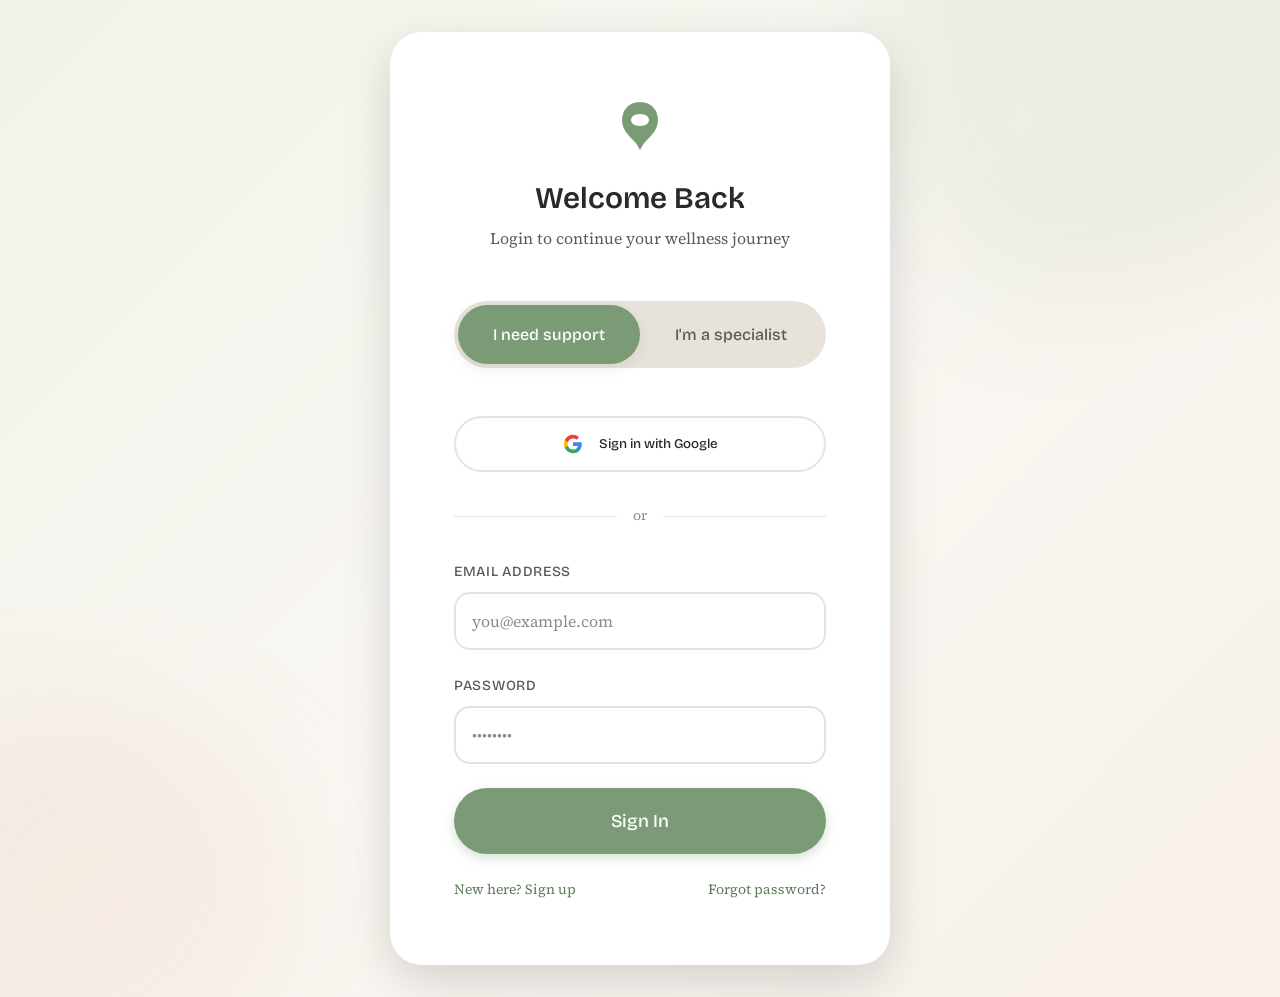
<file: login.html>
<!DOCTYPE html>
<html lang="en">
<head>
    <meta charset="UTF-8">
    <meta name="viewport" content="width=device-width, initial-scale=1.0">
    <title>Login - Serenity Mindspace</title>
    <link rel="stylesheet" href="css/main.css">
    <link rel="stylesheet" href="css/components.css">
    <style>
        .auth-container {
            min-height: 100vh;
            display: flex;
            align-items: center;
            justify-content: center;
            padding: var(--space-xl);
            background: linear-gradient(135deg, 
                rgba(164, 196, 160, 0.1) 0%, 
                rgba(250, 247, 242, 1) 50%,
                rgba(229, 181, 164, 0.1) 100%);
            position: relative;
            overflow: hidden;
        }

        .auth-shape {
            position: absolute;
            border-radius: 40% 60% 70% 30% / 40% 50% 60% 50%;
            opacity: 0.1;
            filter: blur(60px);
        }

        .auth-shape-1 {
            width: 500px;
            height: 500px;
            background: var(--color-primary);
            top: -200px;
            right: -100px;
            animation: float 8s ease-in-out infinite;
        }

        .auth-shape-2 {
            width: 400px;
            height: 400px;
            background: var(--color-secondary);
            bottom: -100px;
            left: -100px;
            animation: float 10s ease-in-out infinite reverse;
        }

        .auth-box {
            background: var(--bg-elevated);
            border-radius: var(--radius-xl);
            padding: var(--space-3xl);
            max-width: 500px;
            width: 100%;
            box-shadow: var(--shadow-xl);
            position: relative;
            z-index: 1;
        }

        .auth-header {
            text-align: center;
            margin-bottom: var(--space-2xl);
        }

        .auth-logo {
            width: 60px;
            height: 60px;
            margin: 0 auto var(--space-md);
            fill: var(--color-primary);
        }

        .auth-title {
            font-family: var(--font-display);
            font-size: var(--text-3xl);
            font-weight: 600;
            margin-bottom: var(--space-sm);
        }

        .auth-subtitle {
            color: var(--text-secondary);
            font-size: var(--text-base);
        }

        .user-type-toggle {
            display: flex;
            background: var(--color-sand);
            border-radius: var(--radius-full);
            padding: 4px;
            margin-bottom: var(--space-2xl);
            position: relative;
        }

        .toggle-option {
            flex: 1;
            padding: var(--space-md);
            text-align: center;
            font-family: var(--font-display);
            font-weight: 500;
            color: var(--text-secondary);
            cursor: pointer;
            border-radius: var(--radius-full);
            transition: all var(--transition-base);
            position: relative;
            z-index: 2;
        }

        .toggle-option.active {
            color: white;
        }

        .toggle-slider {
            position: absolute;
            top: 4px;
            left: 4px;
            width: calc(50% - 4px);
            height: calc(100% - 8px);
            background: var(--color-primary);
            border-radius: var(--radius-full);
            transition: transform var(--transition-spring);
            box-shadow: var(--shadow-md);
        }

        .toggle-option:last-child.active ~ .toggle-slider {
            transform: translateX(100%);
        }

        .google-btn {
            width: 100%;
            display: flex;
            align-items: center;
            justify-content: center;
            gap: var(--space-md);
            padding: var(--space-md) var(--space-xl);
            background: white;
            border: 2px solid var(--color-sand);
            border-radius: var(--radius-full);
            font-family: var(--font-display);
            font-weight: 500;
            color: var(--text-primary);
            cursor: pointer;
            transition: all var(--transition-base);
            margin-bottom: var(--space-xl);
        }

        .google-btn:hover {
            border-color: var(--color-primary);
            box-shadow: var(--shadow-md);
            transform: translateY(-2px);
        }

        .google-icon {
            width: 20px;
            height: 20px;
        }

        .divider {
            display: flex;
            align-items: center;
            text-align: center;
            margin: var(--space-xl) 0;
            color: var(--text-tertiary);
            font-size: var(--text-sm);
        }

        .divider::before,
        .divider::after {
            content: '';
            flex: 1;
            border-bottom: 1px solid var(--color-sand);
        }

        .divider span {
            padding: 0 var(--space-md);
        }

        .specialist-notice {
            background: rgba(232, 196, 104, 0.1);
            border-left: 4px solid var(--color-accent);
            padding: var(--space-md);
            border-radius: var(--radius-sm);
            margin-bottom: var(--space-lg);
            font-size: var(--text-sm);
            color: var(--text-secondary);
        }

        .file-upload {
            position: relative;
            margin-bottom: var(--space-lg);
        }

        .file-upload-label {
            display: flex;
            align-items: center;
            justify-content: center;
            gap: var(--space-sm);
            padding: var(--space-lg);
            border: 2px dashed var(--color-sand);
            border-radius: var(--radius-md);
            cursor: pointer;
            transition: all var(--transition-base);
            text-align: center;
        }

        .file-upload-label:hover {
            border-color: var(--color-primary);
            background: rgba(122, 155, 118, 0.05);
        }

        .file-upload input[type="file"] {
            position: absolute;
            opacity: 0;
            pointer-events: none;
        }

        .file-name {
            font-size: var(--text-sm);
            color: var(--color-primary-dark);
            margin-top: var(--space-xs);
        }

        .auth-links {
            display: flex;
            justify-content: space-between;
            margin-top: var(--space-lg);
            font-size: var(--text-sm);
        }

        .verification-badge {
            background: rgba(232, 196, 104, 0.2);
            border: 2px solid var(--color-accent);
            padding: var(--space-xl);
            border-radius: var(--radius-md);
            text-align: center;
            margin-top: var(--space-xl);
        }

        .verification-badge h4 {
            color: var(--color-accent);
            font-size: var(--text-xl);
            margin-bottom: var(--space-md);
        }

        @media (max-width: 640px) {
            .auth-box {
                padding: var(--space-2xl);
            }
        }
    </style>
</head>
<body>
    <div class="auth-container">
        <div class="auth-shape auth-shape-1"></div>
        <div class="auth-shape auth-shape-2"></div>
        
        <div class="auth-box">
            <div class="auth-header">
                <svg class="auth-logo" viewBox="0 0 100 100" xmlns="http://www.w3.org/2000/svg">
                    <path d="M50 10 C30 10 20 25 20 40 C20 55 30 65 40 75 C45 80 47 85 50 90 C53 85 55 80 60 75 C70 65 80 55 80 40 C80 25 70 10 50 10 Z M50 50 C40 50 35 45 35 40 C35 35 40 30 50 30 C60 30 65 35 65 40 C65 45 60 50 50 50 Z"/>
                </svg>
                <h1 class="auth-title" id="authTitle">Welcome Back</h1>
                <p class="auth-subtitle" id="authSubtitle">Login to continue your wellness journey</p>
            </div>

            <!-- User Type Toggle -->
            <div class="user-type-toggle">
                <div class="toggle-option active" id="userToggle" onclick="switchUserType('user')">
                    I need support
                </div>
                <div class="toggle-option" id="specialistToggle" onclick="switchUserType('specialist')">
                    I'm a specialist
                </div>
                <div class="toggle-slider"></div>
            </div>

            <!-- Specialist Notice (hidden by default) -->
            <div class="specialist-notice" id="specialistNotice" style="display: none;">
                ⚠️ Specialists require credential verification. Your account will be under review for 24-48 hours after signup.
            </div>

            <!-- Google Sign In -->
            <button class="google-btn" onclick="handleGoogleSignIn()">
                <svg class="google-icon" viewBox="0 0 24 24">
                    <path fill="#4285F4" d="M22.56 12.25c0-.78-.07-1.53-.2-2.25H12v4.26h5.92c-.26 1.37-1.04 2.53-2.21 3.31v2.77h3.57c2.08-1.92 3.28-4.74 3.28-8.09z"/>
                    <path fill="#34A853" d="M12 23c2.97 0 5.46-.98 7.28-2.66l-3.57-2.77c-.98.66-2.23 1.06-3.71 1.06-2.86 0-5.29-1.93-6.16-4.53H2.18v2.84C3.99 20.53 7.7 23 12 23z"/>
                    <path fill="#FBBC05" d="M5.84 14.09c-.22-.66-.35-1.36-.35-2.09s.13-1.43.35-2.09V7.07H2.18C1.43 8.55 1 10.22 1 12s.43 3.45 1.18 4.93l2.85-2.22.81-.62z"/>
                    <path fill="#EA4335" d="M12 5.38c1.62 0 3.06.56 4.21 1.64l3.15-3.15C17.45 2.09 14.97 1 12 1 7.7 1 3.99 3.47 2.18 7.07l3.66 2.84c.87-2.6 3.3-4.53 6.16-4.53z"/>
                </svg>
                <span id="googleBtnText">Sign in with Google</span>
            </button>

            <div class="divider">
                <span>or</span>
            </div>

            <!-- Login/Signup Form -->
            <form id="authForm" onsubmit="handleSubmit(event)">
                <!-- Basic Fields -->
                <div class="form-group">
                    <label class="form-label" for="email">Email Address</label>
                    <input type="email" id="email" class="form-input" placeholder="you@example.com" required>
                </div>

                <div class="form-group">
                    <label class="form-label" for="password">Password</label>
                    <input type="password" id="password" class="form-input" placeholder="••••••••" required>
                </div>

                <!-- Specialist Fields (hidden by default) -->
                <div id="specialistFields" style="display: none;">
                    <div class="form-group">
                        <label class="form-label">Government ID (Aadhar Card)</label>
                        <div class="file-upload">
                            <label class="file-upload-label" for="aadharFile">
                                <svg width="24" height="24" viewBox="0 0 24 24" fill="currentColor">
                                    <path d="M9 16h6v-6h4l-7-7-7 7h4zm-4 2h14v2H5z"/>
                                </svg>
                                <span>Upload Aadhar Card</span>
                            </label>
                            <input type="file" id="aadharFile" accept="image/*,.pdf">
                            <div class="file-name" id="aadharFileName"></div>
                        </div>
                    </div>

                    <div class="form-group">
                        <label class="form-label">Degree Certificate</label>
                        <div class="file-upload">
                            <label class="file-upload-label" for="degreeFile">
                                <svg width="24" height="24" viewBox="0 0 24 24" fill="currentColor">
                                    <path d="M9 16h6v-6h4l-7-7-7 7h4zm-4 2h14v2H5z"/>
                                </svg>
                                <span>Upload Degree</span>
                            </label>
                            <input type="file" id="degreeFile" accept="image/*,.pdf">
                            <div class="file-name" id="degreeFileName"></div>
                        </div>
                    </div>

                    <div class="form-group">
                        <label class="form-label">Practicing License</label>
                        <div class="file-upload">
                            <label class="file-upload-label" for="licenseFile">
                                <svg width="24" height="24" viewBox="0 0 24 24" fill="currentColor">
                                    <path d="M9 16h6v-6h4l-7-7-7 7h4zm-4 2h14v2H5z"/>
                                </svg>
                                <span>Upload License</span>
                            </label>
                            <input type="file" id="licenseFile" accept="image/*,.pdf">
                            <div class="file-name" id="licenseFileName"></div>
                        </div>
                    </div>

                    <div class="form-group">
                        <label class="form-label" for="licenseNumber">License Number</label>
                        <input type="text" id="licenseNumber" class="form-input" placeholder="Enter license number">
                    </div>

                    <div class="form-group">
                        <label class="form-label" for="specialization">Specialization</label>
                        <select id="specialization" class="form-select">
                            <option value="">Select specialization</option>
                            <option value="clinical-psychology">Clinical Psychology</option>
                            <option value="psychiatry">Psychiatry</option>
                            <option value="counseling">Counseling</option>
                            <option value="family-therapy">Family Therapy</option>
                            <option value="cognitive-behavioral">Cognitive Behavioral Therapy</option>
                            <option value="trauma">Trauma & PTSD</option>
                            <option value="addiction">Addiction</option>
                            <option value="child-adolescent">Child & Adolescent</option>
                        </select>
                    </div>

                    <div class="form-group">
                        <label class="form-label" for="experience">Years of Experience</label>
                        <input type="number" id="experience" class="form-input" min="0" max="50" placeholder="e.g., 5">
                    </div>

                    <div class="form-group">
                        <label class="form-label" for="bio">About You (500 characters max)</label>
                        <textarea id="bio" class="form-textarea" maxlength="500" placeholder="Brief introduction about your approach to therapy..."></textarea>
                    </div>
                </div>

                <button type="submit" class="btn btn-primary btn-full btn-lg" id="submitBtn">
                    Sign In
                </button>
            </form>

            <div class="auth-links">
                <a href="#" onclick="toggleMode(); return false;" id="toggleLink">New here? Sign up</a>
                <a href="#" onclick="alert('Password reset link sent to your email!'); return false;">Forgot password?</a>
            </div>

            <!-- Verification Badge (shown after specialist signup) -->
            <div class="verification-badge" id="verificationBadge" style="display: none;">
                <h4>⏳ Under Review</h4>
                <p style="color: var(--text-secondary); font-size: var(--text-sm); margin: 0;">
                    Your application is being reviewed. We'll notify you within 24-48 hours.
                </p>
            </div>
        </div>
    </div>

    <!-- Welcome Bonus Modal -->
    <div class="modal-overlay" id="welcomeModal" style="display: none;">
        <div class="modal">
            <div class="modal-header">
                <div class="modal-icon">🎉</div>
                <h3 class="modal-title">Welcome to Serenity Mindspace!</h3>
                <p class="modal-subtitle">You've received 100 tokens to get started!</p>
            </div>
            <div class="modal-body">
                <div class="card card-flat">
                    <h4 style="margin-bottom: var(--space-md);">Use them to:</h4>
                    <ul style="list-style: none; padding: 0; margin: 0;">
                        <li style="padding: var(--space-sm) 0; display: flex; align-items: center; gap: var(--space-md);">
                            <span style="font-size: 1.5rem;">💬</span>
                            <span>Chat with our AI assistant</span>
                        </li>
                        <li style="padding: var(--space-sm) 0; display: flex; align-items: center; gap: var(--space-md);">
                            <span style="font-size: 1.5rem;">👨‍⚕️</span>
                            <span>Book sessions with specialists</span>
                        </li>
                        <li style="padding: var(--space-sm) 0; display: flex; align-items: center; gap: var(--space-md);">
                            <span style="font-size: 1.5rem;">❤️</span>
                            <span>Tip specialists you love</span>
                        </li>
                    </ul>
                </div>
            </div>
            <div class="modal-actions">
                <a href="assessment.html" class="btn btn-primary btn-lg">Start Your Journey →</a>
            </div>
        </div>
    </div>

    <script>
        let isSignupMode = false;
        let userType = 'user'; // 'user' or 'specialist'

        // Check URL params
        const urlParams = new URLSearchParams(window.location.search);
        if (urlParams.get('signup') === 'true') {
            toggleMode();
        }

        function switchUserType(type) {
            userType = type;
            const userToggle = document.getElementById('userToggle');
            const specialistToggle = document.getElementById('specialistToggle');
            const specialistNotice = document.getElementById('specialistNotice');
            const specialistFields = document.getElementById('specialistFields');
            const googleBtnText = document.getElementById('googleBtnText');

            if (type === 'user') {
                userToggle.classList.add('active');
                specialistToggle.classList.remove('active');
                specialistNotice.style.display = 'none';
                if (isSignupMode) {
                    specialistFields.style.display = 'none';
                }
                googleBtnText.textContent = isSignupMode ? 'Sign up with Google' : 'Sign in with Google';
            } else {
                userToggle.classList.remove('active');
                specialistToggle.classList.add('active');
                specialistNotice.style.display = 'block';
                if (isSignupMode) {
                    specialistFields.style.display = 'block';
                }
                googleBtnText.textContent = isSignupMode ? 'Continue with Google' : 'Sign in with Google';
            }
        }

        function toggleMode() {
            isSignupMode = !isSignupMode;
            const authTitle = document.getElementById('authTitle');
            const authSubtitle = document.getElementById('authSubtitle');
            const submitBtn = document.getElementById('submitBtn');
            const toggleLink = document.getElementById('toggleLink');
            const specialistFields = document.getElementById('specialistFields');

            if (isSignupMode) {
                authTitle.textContent = 'Create Your Account';
                authSubtitle.textContent = 'Join thousands on their wellness journey';
                submitBtn.textContent = 'Create Account';
                toggleLink.textContent = 'Already have an account? Sign in';
                if (userType === 'specialist') {
                    specialistFields.style.display = 'block';
                }
            } else {
                authTitle.textContent = 'Welcome Back';
                authSubtitle.textContent = 'Login to continue your wellness journey';
                submitBtn.textContent = 'Sign In';
                toggleLink.textContent = 'New here? Sign up';
                specialistFields.style.display = 'none';
            }
        }

        // File upload handling
        const fileInputs = ['aadharFile', 'degreeFile', 'licenseFile'];
        fileInputs.forEach(inputId => {
            const input = document.getElementById(inputId);
            input.addEventListener('change', (e) => {
                const fileName = e.target.files[0]?.name;
                const fileNameDiv = document.getElementById(inputId + 'Name');
                if (fileName) {
                    fileNameDiv.textContent = '✓ ' + fileName;
                }
            });
        });

        function handleGoogleSignIn() {
            // Simulate Google Sign In
            alert('Google Sign In would integrate here');
            if (isSignupMode) {
                completeSignup();
            } else {
                completeLogin();
            }
        }

        function handleSubmit(e) {
            e.preventDefault();
            
            if (isSignupMode) {
                if (userType === 'specialist') {
                    // Validate specialist fields
                    const requiredFiles = ['aadharFile', 'degreeFile', 'licenseFile'];
                    const missingFiles = requiredFiles.filter(id => !document.getElementById(id).files.length);
                    
                    if (missingFiles.length > 0) {
                        alert('Please upload all required documents');
                        return;
                    }
                }
                
                completeSignup();
            } else {
                completeLogin();
            }
        }

        function completeSignup() {
            // Simulate signup
            localStorage.setItem('isLoggedIn', 'true');
            localStorage.setItem('userType', userType);
            
            if (userType === 'specialist') {
                localStorage.setItem('verificationStatus', 'pending');
                document.getElementById('verificationBadge').style.display = 'block';
                setTimeout(() => {
                    window.location.href = 'specialist-dashboard.html';
                }, 2000);
            } else {
                // Set welcome bonus
                if (!localStorage.getItem('tokens')) {
                    localStorage.setItem('tokens', '100');
                }
                
                // Show welcome modal
                document.getElementById('welcomeModal').style.display = 'flex';
            }
        }

        function completeLogin() {
            localStorage.setItem('isLoggedIn', 'true');
            localStorage.setItem('userType', userType);
            
            if (userType === 'specialist') {
                window.location.href = 'specialist-dashboard.html';
            } else {
                window.location.href = 'choose-support.html';
            }
        }
    </script>
</body>
</html>
</file>
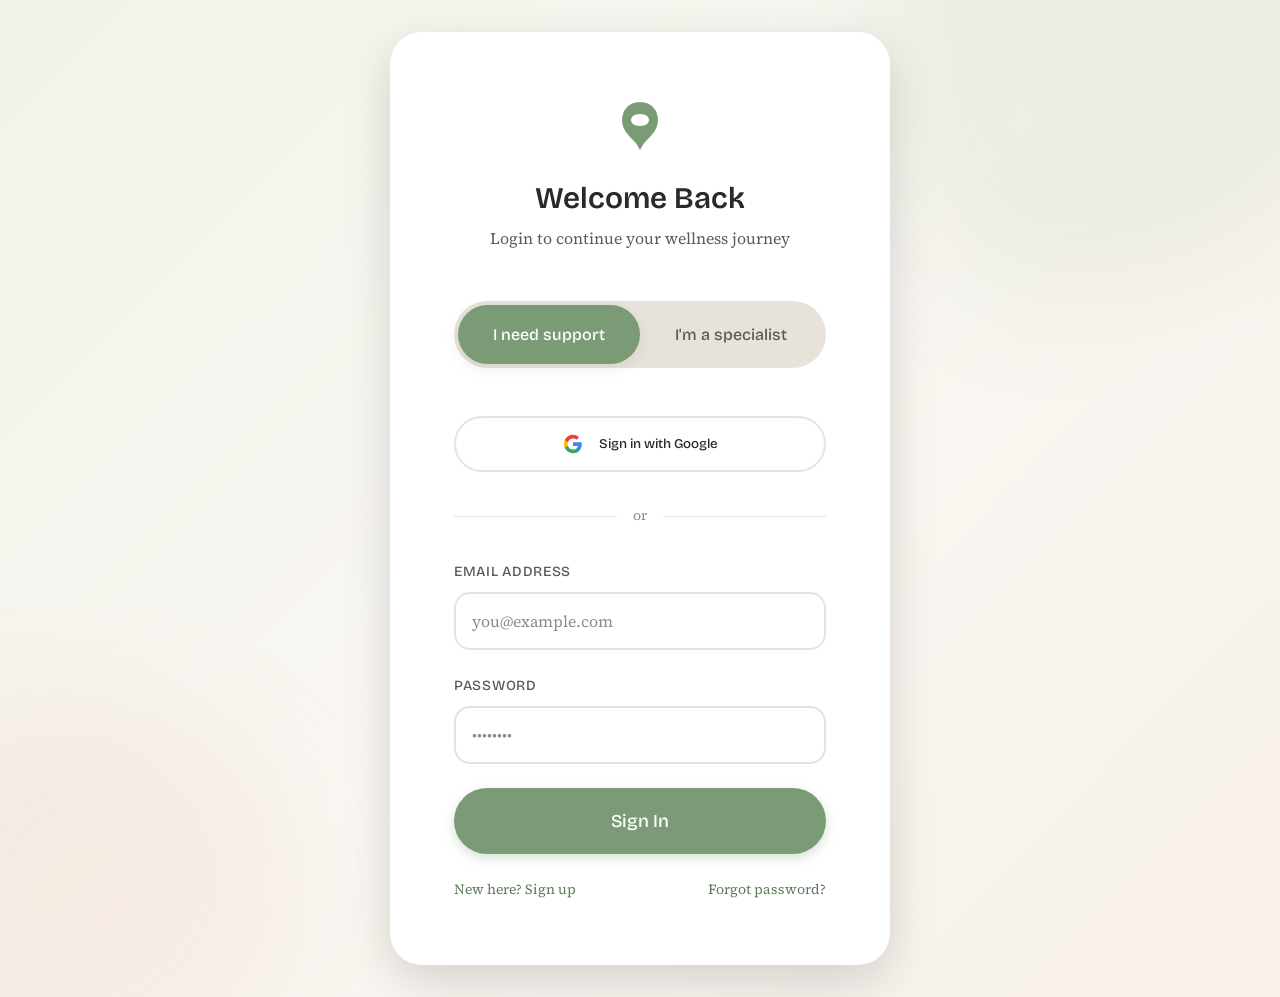
<file: specialist-dashboard.html>
<!DOCTYPE html>
<html lang="en">
<head>
    <meta charset="UTF-8">
    <meta name="viewport" content="width=device-width, initial-scale=1.0">
    <title>Specialist Dashboard - Serenity Mindspace</title>
    <link rel="stylesheet" href="css/main.css">
    <link rel="stylesheet" href="css/components.css">
    <style>
        .specialist-dashboard {
            padding-top: 100px;
            padding-bottom: var(--space-4xl);
            background: var(--bg-primary);
            min-height: 100vh;
        }

        .dashboard-grid {
            display: grid;
            grid-template-columns: repeat(auto-fit, minmax(280px, 1fr));
            gap: var(--space-xl);
            margin-bottom: var(--space-3xl);
        }

        .stat-card {
            background: var(--bg-elevated);
            padding: var(--space-2xl);
            border-radius: var(--radius-lg);
            box-shadow: var(--shadow-md);
            border-left: 4px solid var(--color-primary);
        }

        .stat-icon {
            font-size: 2.5rem;
            margin-bottom: var(--space-md);
        }

        .stat-value {
            font-family: var(--font-display);
            font-size: var(--text-4xl);
            font-weight: 700;
            color: var(--text-primary);
            margin-bottom: var(--space-xs);
        }

        .stat-label {
            color: var(--text-secondary);
            font-size: var(--text-sm);
            text-transform: uppercase;
            letter-spacing: 0.05em;
        }

        .stat-trend {
            font-size: var(--text-sm);
            color: var(--color-success);
            margin-top: var(--space-sm);
        }

        .patient-card {
            background: var(--bg-elevated);
            padding: var(--space-lg);
            border-radius: var(--radius-md);
            margin-bottom: var(--space-md);
            display: flex;
            gap: var(--space-md);
            align-items: center;
            cursor: pointer;
            transition: all var(--transition-base);
            border: 1px solid transparent;
        }

        .patient-card:hover {
            border-color: var(--color-primary);
            transform: translateX(4px);
        }

        .patient-avatar {
            width: 60px;
            height: 60px;
            border-radius: 50%;
            background: linear-gradient(135deg, var(--color-primary), var(--color-primary-dark));
            color: white;
            display: flex;
            align-items: center;
            justify-content: center;
            font-family: var(--font-display);
            font-weight: 600;
            font-size: var(--text-xl);
            flex-shrink: 0;
        }

        .patient-info {
            flex-grow: 1;
        }

        .patient-name {
            font-weight: 600;
            margin-bottom: var(--space-xs);
        }

        .patient-meta {
            font-size: var(--text-sm);
            color: var(--text-secondary);
        }

        .appointment-card {
            background: var(--bg-elevated);
            padding: var(--space-xl);
            border-radius: var(--radius-md);
            margin-bottom: var(--space-md);
            border-left: 4px solid var(--color-primary);
        }

        .appointment-header {
            display: flex;
            justify-content: space-between;
            align-items: start;
            margin-bottom: var(--space-md);
        }

        .time-slot {
            display: inline-flex;
            align-items: center;
            gap: var(--space-xs);
            padding: var(--space-xs) var(--space-md);
            background: rgba(122, 155, 118, 0.1);
            border-radius: var(--radius-full);
            font-size: var(--text-sm);
            font-weight: 500;
            color: var(--color-primary-dark);
        }

        .verification-status {
            background: linear-gradient(135deg, rgba(232, 196, 104, 0.2), rgba(232, 196, 104, 0.1));
            border: 2px solid var(--color-accent);
            padding: var(--space-xl);
            border-radius: var(--radius-lg);
            margin-bottom: var(--space-3xl);
        }

        .calendar-mini {
            background: var(--bg-elevated);
            padding: var(--space-xl);
            border-radius: var(--radius-lg);
            box-shadow: var(--shadow-sm);
        }

        .calendar-header {
            display: flex;
            justify-content: space-between;
            align-items: center;
            margin-bottom: var(--space-lg);
        }

        .calendar-grid {
            display: grid;
            grid-template-columns: repeat(7, 1fr);
            gap: var(--space-xs);
        }

        .calendar-day-mini {
            aspect-ratio: 1;
            display: flex;
            align-items: center;
            justify-content: center;
            border-radius: var(--radius-sm);
            font-size: var(--text-sm);
            cursor: pointer;
            transition: all var(--transition-base);
        }

        .calendar-day-mini:hover {
            background: var(--color-sand);
        }

        .calendar-day-mini.has-appointments {
            background: rgba(122, 155, 118, 0.2);
            font-weight: 600;
        }

        .calendar-day-mini.today {
            background: var(--color-primary);
            color: white;
        }
    </style>
</head>
<body>
    <header class="site-header">
        <nav class="nav-container">
            <a href="/" class="logo">
                <svg class="logo-icon" viewBox="0 0 100 100" xmlns="http://www.w3.org/2000/svg">
                    <path d="M50 10 C30 10 20 25 20 40 C20 55 30 65 40 75 C45 80 47 85 50 90 C53 85 55 80 60 75 C70 65 80 55 80 40 C80 25 70 10 50 10 Z M50 50 C40 50 35 45 35 40 C35 35 40 30 50 30 C60 30 65 35 65 40 C65 45 60 50 50 50 Z"/>
                </svg>
                <span>Serenity Mindspace</span>
            </a>
            
            <div class="nav-actions">
                <div class="token-display">
                    <svg class="token-icon" viewBox="0 0 24 24" fill="currentColor">
                        <path d="M12 2L2 7v10c0 5.55 3.84 10.74 9 12 5.16-1.26 9-6.45 9-12V7l-10-5zm0 18c-3.87 0-7-3.13-7-7s3.13-7 7-7 7 3.13 7 7-3.13 7-7 7z"/>
                    </svg>
                    <span id="earningsCount">1,250</span> earned
                </div>
                <button class="btn btn-outline" onclick="logout()">Logout</button>
            </div>
        </nav>
    </header>

    <div class="specialist-dashboard">
        <div class="container">
            <!-- Verification Status (if pending) -->
            <div class="verification-status" id="verificationBanner" style="display: none;">
                <div style="display: flex; align-items: center; gap: var(--space-lg);">
                    <div style="font-size: 3rem;">⏳</div>
                    <div style="flex-grow: 1;">
                        <h3 style="color: var(--color-accent); margin-bottom: var(--space-sm);">Account Under Review</h3>
                        <p style="color: var(--text-secondary); margin: 0;">
                            Your credentials are being verified. This usually takes 24-48 hours. You'll be notified once approved.
                        </p>
                    </div>
                </div>
            </div>

            <!-- Welcome Header -->
            <div style="margin-bottom: var(--space-3xl);">
                <h1 style="font-size: var(--text-5xl); margin-bottom: var(--space-sm);">Welcome, Dr. Sarah! 👋</h1>
                <p style="font-size: var(--text-lg); color: var(--text-secondary);">
                    Here's your practice overview for today
                </p>
            </div>

            <!-- Stats Grid -->
            <div class="dashboard-grid">
                <div class="stat-card">
                    <div class="stat-icon">📅</div>
                    <div class="stat-value">8</div>
                    <div class="stat-label">Today's Appointments</div>
                    <div class="stat-trend">↑ 12% from last week</div>
                </div>

                <div class="stat-card" style="border-left-color: var(--color-secondary);">
                    <div class="stat-icon">👥</div>
                    <div class="stat-value">45</div>
                    <div class="stat-label">Active Patients</div>
                    <div class="stat-trend">↑ 5 new this month</div>
                </div>

                <div class="stat-card" style="border-left-color: var(--color-accent);">
                    <div class="stat-icon">💎</div>
                    <div class="stat-value">1,250</div>
                    <div class="stat-label">Tokens This Month</div>
                    <div class="stat-trend">↑ 18% from last month</div>
                </div>

                <div class="stat-card" style="border-left-color: var(--color-success);">
                    <div class="stat-icon">⭐</div>
                    <div class="stat-value">4.9</div>
                    <div class="stat-label">Average Rating</div>
                    <div class="stat-trend">127 total reviews</div>
                </div>
            </div>

            <!-- Two Column Layout -->
            <div style="display: grid; grid-template-columns: 2fr 1fr; gap: var(--space-2xl); align-items: start;">
                <!-- Left Column -->
                <div>
                    <!-- Today's Appointments -->
                    <div class="section-header" style="margin-bottom: var(--space-xl);">
                        <h2>Today's Appointments</h2>
                        <a href="#" class="btn btn-sm btn-primary">+ Add Appointment</a>
                    </div>

                    <div class="card" style="margin-bottom: var(--space-3xl);">
                        <div class="appointment-card">
                            <div class="appointment-header">
                                <div>
                                    <h4 style="margin-bottom: var(--space-xs);">Emily Rodriguez</h4>
                                    <p style="color: var(--text-secondary); font-size: var(--text-sm); margin: 0;">
                                        Anxiety Management • 4th Session
                                    </p>
                                </div>
                                <div class="time-slot">
                                    🕐 10:00 AM - 10:30 AM
                                </div>
                            </div>
                            <div style="display: flex; gap: var(--space-sm);">
                                <button class="btn btn-outline btn-sm">View Notes</button>
                                <button class="btn btn-primary btn-sm">Join Session</button>
                            </div>
                        </div>

                        <div class="appointment-card" style="border-left-color: var(--color-secondary);">
                            <div class="appointment-header">
                                <div>
                                    <h4 style="margin-bottom: var(--space-xs);">Michael Chen</h4>
                                    <p style="color: var(--text-secondary); font-size: var(--text-sm); margin: 0;">
                                        Depression Support • 8th Session
                                    </p>
                                </div>
                                <div class="time-slot">
                                    🕐 2:00 PM - 2:30 PM
                                </div>
                            </div>
                            <div style="display: flex; gap: var(--space-sm);">
                                <button class="btn btn-outline btn-sm">View Notes</button>
                                <button class="btn btn-outline btn-sm">Reschedule</button>
                            </div>
                        </div>

                        <div class="appointment-card" style="border-left-color: var(--color-accent);">
                            <div class="appointment-header">
                                <div>
                                    <h4 style="margin-bottom: var(--space-xs);">Sarah Thompson</h4>
                                    <p style="color: var(--text-secondary); font-size: var(--text-sm); margin: 0;">
                                        Life Transitions • Initial Consultation
                                    </p>
                                </div>
                                <div class="time-slot">
                                    🕐 4:00 PM - 4:30 PM
                                </div>
                            </div>
                            <div style="display: flex; gap: var(--space-sm);">
                                <button class="btn btn-outline btn-sm">View Assessment</button>
                                <button class="btn btn-outline btn-sm">Prepare</button>
                            </div>
                        </div>
                    </div>

                    <!-- Recent Patients -->
                    <div class="section-header" style="margin-bottom: var(--space-xl);">
                        <h2>Recent Patients</h2>
                        <a href="#" class="btn btn-sm btn-outline">View All</a>
                    </div>

                    <div class="card">
                        <div class="patient-card">
                            <div class="patient-avatar">ER</div>
                            <div class="patient-info">
                                <div class="patient-name">Emily Rodriguez</div>
                                <div class="patient-meta">Last session: 2 days ago • 4 total sessions</div>
                            </div>
                            <button class="btn btn-sm btn-outline">View</button>
                        </div>

                        <div class="patient-card">
                            <div class="patient-avatar" style="background: linear-gradient(135deg, var(--color-secondary), var(--color-secondary-dark));">MC</div>
                            <div class="patient-info">
                                <div class="patient-name">Michael Chen</div>
                                <div class="patient-meta">Last session: 5 days ago • 8 total sessions</div>
                            </div>
                            <button class="btn btn-sm btn-outline">View</button>
                        </div>

                        <div class="patient-card">
                            <div class="patient-avatar" style="background: linear-gradient(135deg, var(--color-accent), #d4b456);">ST</div>
                            <div class="patient-info">
                                <div class="patient-name">Sarah Thompson</div>
                                <div class="patient-meta">New patient • Initial consultation today</div>
                            </div>
                            <button class="btn btn-sm btn-outline">View</button>
                        </div>

                        <div class="patient-card">
                            <div class="patient-avatar" style="background: linear-gradient(135deg, #7C9FD4, #5D7FB8);">DK</div>
                            <div class="patient-info">
                                <div class="patient-name">David Kim</div>
                                <div class="patient-meta">Last session: 1 week ago • 6 total sessions</div>
                            </div>
                            <button class="btn btn-sm btn-outline">View</button>
                        </div>
                    </div>
                </div>

                <!-- Right Column -->
                <div>
                    <!-- Quick Actions -->
                    <div class="card" style="margin-bottom: var(--space-xl);">
                        <h3 style="margin-bottom: var(--space-lg);">Quick Actions</h3>
                        <div style="display: grid; gap: var(--space-sm);">
                            <button class="btn btn-outline btn-full">📝 Add Session Notes</button>
                            <button class="btn btn-outline btn-full">📅 Set Availability</button>
                            <button class="btn btn-outline btn-full">💰 Request Withdrawal</button>
                            <button class="btn btn-outline btn-full">📊 View Analytics</button>
                        </div>
                    </div>

                    <!-- Calendar -->
                    <div class="calendar-mini">
                        <div class="calendar-header">
                            <button style="background: none; border: none; cursor: pointer; font-size: var(--text-xl);">←</button>
                            <h4>February 2026</h4>
                            <button style="background: none; border: none; cursor: pointer; font-size: var(--text-xl);">→</button>
                        </div>
                        
                        <div style="display: grid; grid-template-columns: repeat(7, 1fr); gap: var(--space-xs); margin-bottom: var(--space-sm); text-align: center; font-size: var(--text-xs); color: var(--text-tertiary);">
                            <div>S</div><div>M</div><div>T</div><div>W</div><div>T</div><div>F</div><div>S</div>
                        </div>
                        
                        <div class="calendar-grid">
                            <div class="calendar-day-mini"></div>
                            <div class="calendar-day-mini"></div>
                            <div class="calendar-day-mini"></div>
                            <div class="calendar-day-mini"></div>
                            <div class="calendar-day-mini"></div>
                            <div class="calendar-day-mini"></div>
                            <div class="calendar-day-mini">1</div>
                            <div class="calendar-day-mini">2</div>
                            <div class="calendar-day-mini has-appointments">3</div>
                            <div class="calendar-day-mini has-appointments">4</div>
                            <div class="calendar-day-mini">5</div>
                            <div class="calendar-day-mini has-appointments">6</div>
                            <div class="calendar-day-mini">7</div>
                            <div class="calendar-day-mini">8</div>
                            <div class="calendar-day-mini">9</div>
                            <div class="calendar-day-mini has-appointments">10</div>
                            <div class="calendar-day-mini has-appointments">11</div>
                            <div class="calendar-day-mini">12</div>
                            <div class="calendar-day-mini has-appointments">13</div>
                            <div class="calendar-day-mini">14</div>
                            <div class="calendar-day-mini">15</div>
                            <div class="calendar-day-mini">16</div>
                            <div class="calendar-day-mini today">17</div>
                            <div class="calendar-day-mini has-appointments">18</div>
                            <div class="calendar-day-mini has-appointments">19</div>
                            <div class="calendar-day-mini">20</div>
                            <div class="calendar-day-mini has-appointments">21</div>
                        </div>
                        
                        <div style="margin-top: var(--space-lg); padding-top: var(--space-lg); border-top: 1px solid var(--color-sand); font-size: var(--text-sm); color: var(--text-secondary);">
                            <div style="display: flex; align-items: center; gap: var(--space-sm); margin-bottom: var(--space-xs);">
                                <div style="width: 12px; height: 12px; background: rgba(122, 155, 118, 0.2); border-radius: 2px;"></div>
                                <span>Days with appointments</span>
                            </div>
                            <div style="display: flex; align-items: center; gap: var(--space-sm);">
                                <div style="width: 12px; height: 12px; background: var(--color-primary); border-radius: 2px;"></div>
                                <span>Today</span>
                            </div>
                        </div>
                    </div>

                    <!-- Earnings Summary -->
                    <div class="card" style="margin-top: var(--space-xl); background: linear-gradient(135deg, rgba(122, 155, 118, 0.05), rgba(122, 155, 118, 0.1));">
                        <h3 style="margin-bottom: var(--space-lg);">This Month's Earnings</h3>
                        <div style="text-align: center; margin-bottom: var(--space-lg);">
                            <div style="font-family: var(--font-display); font-size: var(--text-5xl); font-weight: 700; color: var(--color-primary-dark);">
                                1,250 💎
                            </div>
                            <div style="color: var(--text-secondary); margin-top: var(--space-sm);">
                                ≈ ₹12,500
                            </div>
                        </div>
                        <button class="btn btn-primary btn-full">Request Withdrawal</button>
                        <p style="text-align: center; font-size: var(--text-xs); color: var(--text-tertiary); margin-top: var(--space-sm); margin-bottom: 0;">
                            Minimum withdrawal: 500 tokens
                        </p>
                    </div>
                </div>
            </div>
        </div>
    </div>

    <script>
        function logout() {
            localStorage.removeItem('isLoggedIn');
            localStorage.removeItem('userType');
            window.location.href = 'index.html';
        }

        // Check verification status
        const verificationStatus = localStorage.getItem('verificationStatus');
        if (verificationStatus === 'pending') {
            document.getElementById('verificationBanner').style.display = 'block';
        }

        // Check if user is specialist
        if (localStorage.getItem('userType') !== 'specialist') {
            window.location.href = 'dashboard.html';
        }
    </script>
</body>
</html>
</file>
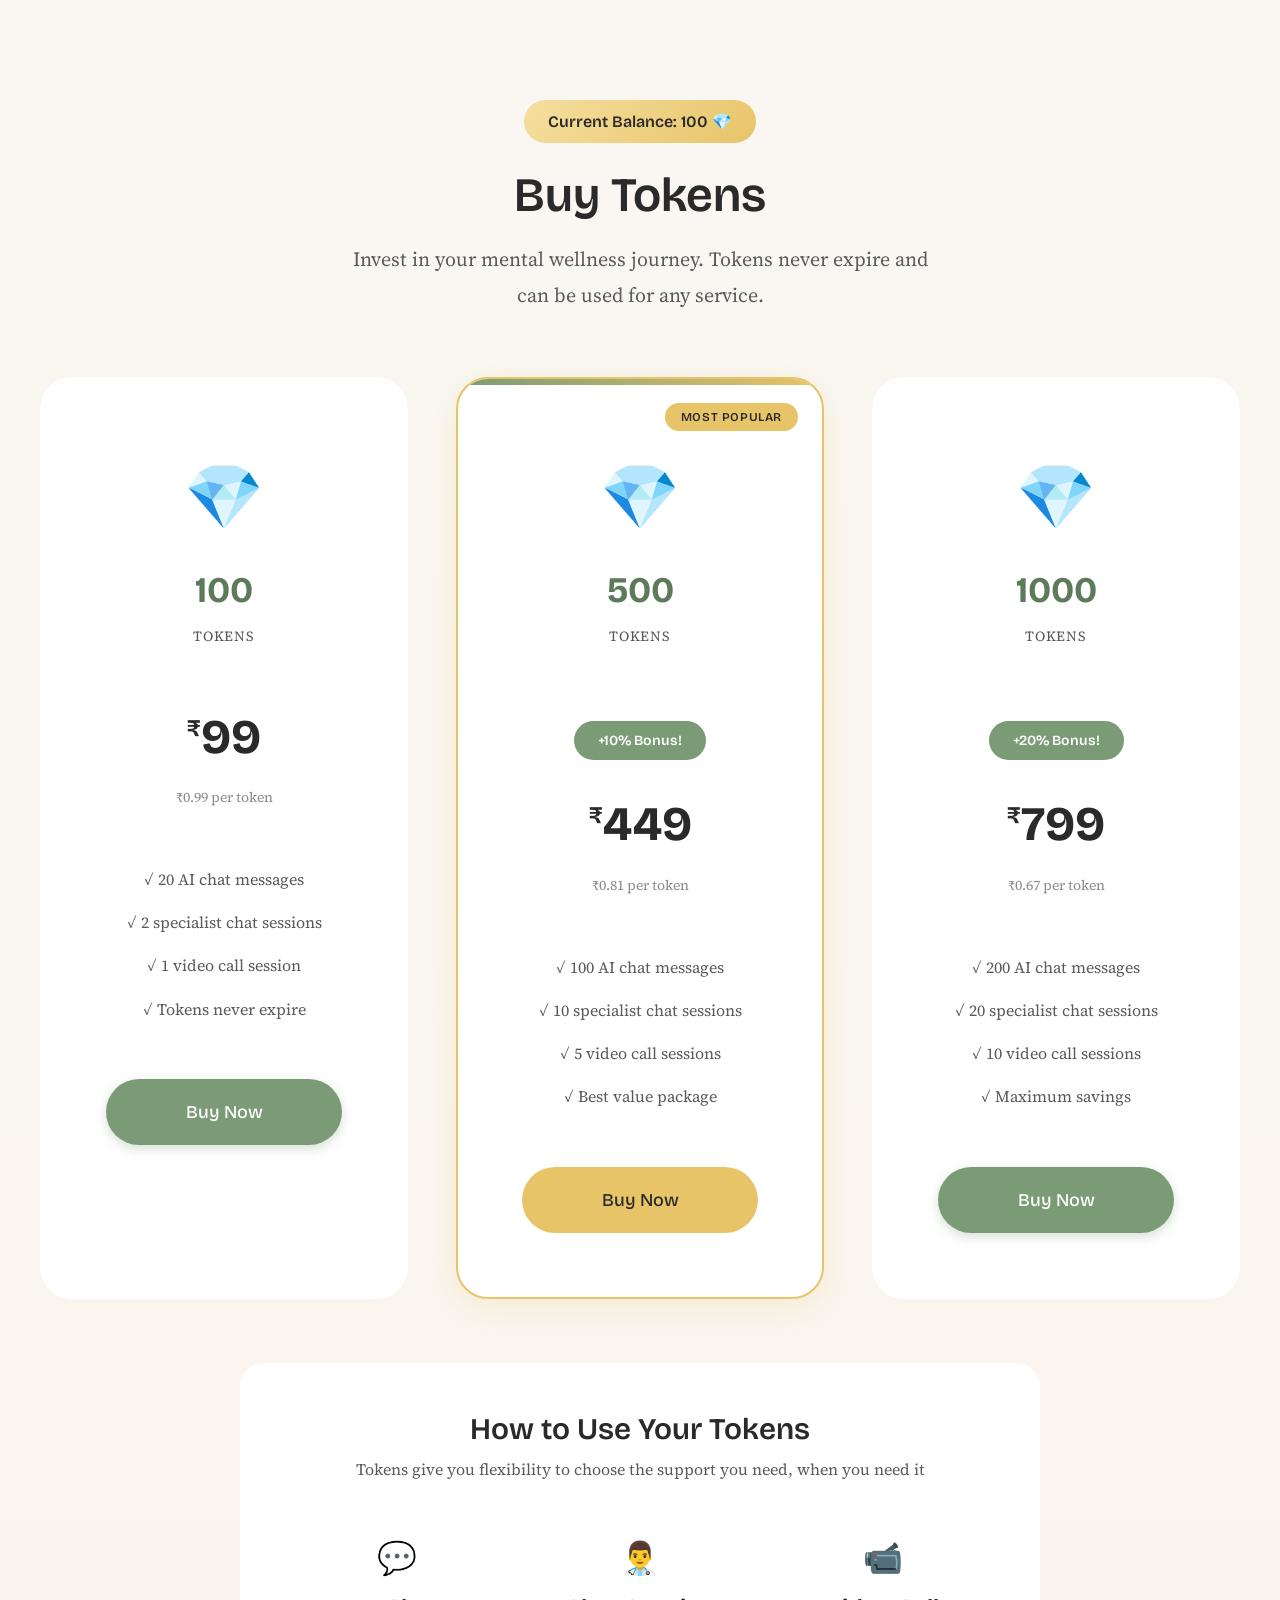
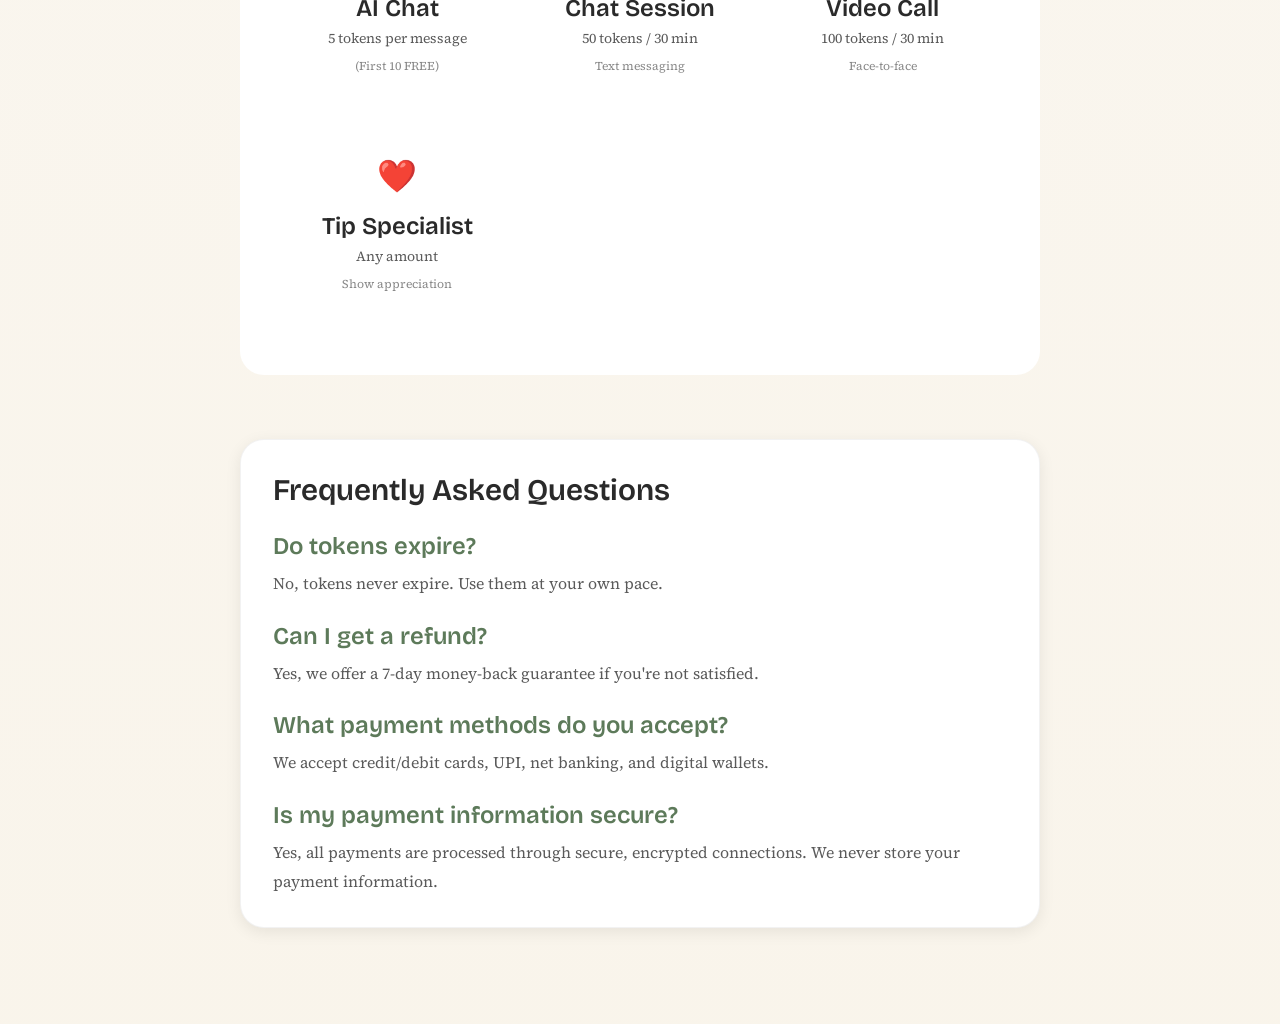
<file: store.html>
<!DOCTYPE html>
<html lang="en">
<head>
    <meta charset="UTF-8">
    <meta name="viewport" content="width=device-width, initial-scale=1.0">
    <title>Token Store - Serenity Mindspace</title>
    <link rel="stylesheet" href="css/main.css">
    <link rel="stylesheet" href="css/components.css">
    <style>
        .store-container {
            min-height: 100vh;
            padding-top: 100px;
            padding-bottom: var(--space-4xl);
            background: linear-gradient(180deg, var(--bg-primary) 0%, rgba(232, 196, 104, 0.05) 100%);
        }

        .pricing-grid {
            display: grid;
            grid-template-columns: repeat(auto-fit, minmax(300px, 1fr));
            gap: var(--space-2xl);
            max-width: 1200px;
            margin: var(--space-3xl) auto;
        }

        .pricing-card {
            background: var(--bg-elevated);
            border-radius: var(--radius-xl);
            padding: var(--space-3xl);
            text-align: center;
            border: 2px solid transparent;
            transition: all var(--transition-spring);
            position: relative;
            overflow: hidden;
        }

        .pricing-card::before {
            content: '';
            position: absolute;
            top: 0;
            left: 0;
            right: 0;
            height: 6px;
            background: linear-gradient(90deg, var(--color-primary), var(--color-accent));
            transform: scaleX(0);
            transform-origin: left;
            transition: transform var(--transition-base);
        }

        .pricing-card:hover {
            transform: translateY(-8px) scale(1.02);
            box-shadow: var(--shadow-xl);
            border-color: var(--color-accent);
        }

        .pricing-card:hover::before {
            transform: scaleX(1);
        }

        .pricing-card.featured {
            border-color: var(--color-accent);
            box-shadow: 0 8px 32px rgba(232, 196, 104, 0.2);
        }

        .pricing-card.featured::before {
            transform: scaleX(1);
        }

        .featured-badge {
            position: absolute;
            top: var(--space-lg);
            right: var(--space-lg);
            background: var(--color-accent);
            color: var(--color-dark);
            padding: var(--space-xs) var(--space-md);
            border-radius: var(--radius-full);
            font-family: var(--font-display);
            font-size: var(--text-xs);
            font-weight: 600;
            text-transform: uppercase;
            letter-spacing: 0.05em;
        }

        .token-amount {
            font-size: 4rem;
            margin-bottom: var(--space-sm);
        }

        .token-count {
            font-family: var(--font-display);
            font-size: var(--text-4xl);
            font-weight: 700;
            color: var(--color-primary-dark);
            margin-bottom: var(--space-xs);
        }

        .token-label {
            font-size: var(--text-sm);
            color: var(--text-secondary);
            text-transform: uppercase;
            letter-spacing: 0.05em;
            margin-bottom: var(--space-2xl);
        }

        .price {
            font-family: var(--font-display);
            font-size: var(--text-5xl);
            font-weight: 700;
            color: var(--text-primary);
            margin-bottom: var(--space-sm);
        }

        .price-currency {
            font-size: var(--text-2xl);
            vertical-align: super;
        }

        .bonus-badge {
            background: linear-gradient(135deg, var(--color-success), var(--color-primary));
            color: white;
            padding: var(--space-sm) var(--space-lg);
            border-radius: var(--radius-full);
            font-family: var(--font-display);
            font-size: var(--text-sm);
            font-weight: 600;
            margin: var(--space-lg) 0;
            display: inline-block;
        }

        .features-list {
            list-style: none;
            margin: var(--space-2xl) 0;
            padding: 0;
        }

        .features-list li {
            padding: var(--space-sm) 0;
            color: var(--text-secondary);
            display: flex;
            align-items: center;
            justify-content: center;
            gap: var(--space-sm);
        }

        .usage-examples {
            background: var(--bg-elevated);
            border-radius: var(--radius-lg);
            padding: var(--space-2xl);
            margin-top: var(--space-3xl);
            max-width: 800px;
            margin-left: auto;
            margin-right: auto;
        }

        .usage-grid {
            display: grid;
            grid-template-columns: repeat(auto-fit, minmax(200px, 1fr));
            gap: var(--space-lg);
            margin-top: var(--space-xl);
        }

        .usage-item {
            text-align: center;
            padding: var(--space-md);
        }

        .usage-icon {
            font-size: 2rem;
            margin-bottom: var(--space-sm);
        }

        @media (max-width: 768px) {
            .pricing-grid {
                grid-template-columns: 1fr;
                max-width: 400px;
            }
        }
    </style>
</head>
<body>
    <div class="store-container">
        <div class="container">
            <div class="page-header" style="text-align: center; margin-bottom: var(--space-2xl);">
                <div style="display: inline-block; background: linear-gradient(135deg, var(--color-accent-light), var(--color-accent)); padding: var(--space-sm) var(--space-lg); border-radius: var(--radius-full); margin-bottom: var(--space-lg);">
                    <span style="font-family: var(--font-display); font-weight: 600; color: var(--color-dark);">
                        Current Balance: <span id="currentBalance">100</span> 💎
                    </span>
                </div>
                <h1 style="font-size: var(--text-5xl); margin-bottom: var(--space-md);">Buy Tokens</h1>
                <p style="font-size: var(--text-xl); color: var(--text-secondary); max-width: 600px; margin: 0 auto;">
                    Invest in your mental wellness journey. Tokens never expire and can be used for any service.
                </p>
            </div>

            <div class="pricing-grid">
                <!-- Basic Package -->
                <div class="pricing-card">
                    <div class="token-amount">💎</div>
                    <div class="token-count">100</div>
                    <div class="token-label">Tokens</div>
                    <div class="price">
                        <span class="price-currency">₹</span>99
                    </div>
                    <div style="color: var(--text-tertiary); font-size: var(--text-sm); margin-bottom: var(--space-2xl);">
                        ₹0.99 per token
                    </div>
                    <ul class="features-list">
                        <li>✓ 20 AI chat messages</li>
                        <li>✓ 2 specialist chat sessions</li>
                        <li>✓ 1 video call session</li>
                        <li>✓ Tokens never expire</li>
                    </ul>
                    <button class="btn btn-primary btn-full btn-lg" onclick="purchaseTokens(100, 99)">
                        Buy Now
                    </button>
                </div>

                <!-- Popular Package -->
                <div class="pricing-card featured">
                    <div class="featured-badge">Most Popular</div>
                    <div class="token-amount">💎</div>
                    <div class="token-count">500</div>
                    <div class="token-label">Tokens</div>
                    <div class="bonus-badge">+10% Bonus!</div>
                    <div class="price">
                        <span class="price-currency">₹</span>449
                    </div>
                    <div style="color: var(--text-tertiary); font-size: var(--text-sm); margin-bottom: var(--space-2xl);">
                        ₹0.81 per token
                    </div>
                    <ul class="features-list">
                        <li>✓ 100 AI chat messages</li>
                        <li>✓ 10 specialist chat sessions</li>
                        <li>✓ 5 video call sessions</li>
                        <li>✓ Best value package</li>
                    </ul>
                    <button class="btn btn-lg btn-full" style="background: var(--color-accent); color: var(--color-dark);" onclick="purchaseTokens(500, 449)">
                        Buy Now
                    </button>
                </div>

                <!-- Premium Package -->
                <div class="pricing-card">
                    <div class="token-amount">💎</div>
                    <div class="token-count">1000</div>
                    <div class="token-label">Tokens</div>
                    <div class="bonus-badge">+20% Bonus!</div>
                    <div class="price">
                        <span class="price-currency">₹</span>799
                    </div>
                    <div style="color: var(--text-tertiary); font-size: var(--text-sm); margin-bottom: var(--space-2xl);">
                        ₹0.67 per token
                    </div>
                    <ul class="features-list">
                        <li>✓ 200 AI chat messages</li>
                        <li>✓ 20 specialist chat sessions</li>
                        <li>✓ 10 video call sessions</li>
                        <li>✓ Maximum savings</li>
                    </ul>
                    <button class="btn btn-primary btn-full btn-lg" onclick="purchaseTokens(1000, 799)">
                        Buy Now
                    </button>
                </div>
            </div>

            <!-- Usage Examples -->
            <div class="usage-examples">
                <h3 style="text-align: center; margin-bottom: var(--space-sm);">How to Use Your Tokens</h3>
                <p style="text-align: center; color: var(--text-secondary); margin-bottom: var(--space-xl);">
                    Tokens give you flexibility to choose the support you need, when you need it
                </p>
                
                <div class="usage-grid">
                    <div class="usage-item">
                        <div class="usage-icon">💬</div>
                        <h4 style="margin-bottom: var(--space-xs);">AI Chat</h4>
                        <p style="color: var(--text-secondary); font-size: var(--text-sm); margin: 0;">5 tokens per message</p>
                        <p style="color: var(--text-tertiary); font-size: var(--text-xs); margin-top: var(--space-xs);">(First 10 FREE)</p>
                    </div>
                    
                    <div class="usage-item">
                        <div class="usage-icon">👨‍⚕️</div>
                        <h4 style="margin-bottom: var(--space-xs);">Chat Session</h4>
                        <p style="color: var(--text-secondary); font-size: var(--text-sm); margin: 0;">50 tokens / 30 min</p>
                        <p style="color: var(--text-tertiary); font-size: var(--text-xs); margin-top: var(--space-xs);">Text messaging</p>
                    </div>
                    
                    <div class="usage-item">
                        <div class="usage-icon">📹</div>
                        <h4 style="margin-bottom: var(--space-xs);">Video Call</h4>
                        <p style="color: var(--text-secondary); font-size: var(--text-sm); margin: 0;">100 tokens / 30 min</p>
                        <p style="color: var(--text-tertiary); font-size: var(--text-xs); margin-top: var(--space-xs);">Face-to-face</p>
                    </div>
                    
                    <div class="usage-item">
                        <div class="usage-icon">❤️</div>
                        <h4 style="margin-bottom: var(--space-xs);">Tip Specialist</h4>
                        <p style="color: var(--text-secondary); font-size: var(--text-sm); margin: 0;">Any amount</p>
                        <p style="color: var(--text-tertiary); font-size: var(--text-xs); margin-top: var(--space-xs);">Show appreciation</p>
                    </div>
                </div>
            </div>

            <!-- FAQ -->
            <div class="card" style="max-width: 800px; margin: var(--space-3xl) auto 0;">
                <h3 style="margin-bottom: var(--space-lg);">Frequently Asked Questions</h3>
                
                <div style="margin-bottom: var(--space-lg);">
                    <h4 style="color: var(--color-primary-dark); margin-bottom: var(--space-sm);">Do tokens expire?</h4>
                    <p style="color: var(--text-secondary); margin: 0;">No, tokens never expire. Use them at your own pace.</p>
                </div>
                
                <div style="margin-bottom: var(--space-lg);">
                    <h4 style="color: var(--color-primary-dark); margin-bottom: var(--space-sm);">Can I get a refund?</h4>
                    <p style="color: var(--text-secondary); margin: 0;">Yes, we offer a 7-day money-back guarantee if you're not satisfied.</p>
                </div>
                
                <div style="margin-bottom: var(--space-lg);">
                    <h4 style="color: var(--color-primary-dark); margin-bottom: var(--space-sm);">What payment methods do you accept?</h4>
                    <p style="color: var(--text-secondary); margin: 0;">We accept credit/debit cards, UPI, net banking, and digital wallets.</p>
                </div>
                
                <div>
                    <h4 style="color: var(--color-primary-dark); margin-bottom: var(--space-sm);">Is my payment information secure?</h4>
                    <p style="color: var(--text-secondary); margin: 0;">Yes, all payments are processed through secure, encrypted connections. We never store your payment information.</p>
                </div>
            </div>
        </div>
    </div>

    <!-- Payment Modal -->
    <div class="modal-overlay" id="paymentModal" style="display: none;">
        <div class="modal" style="max-width: 500px;">
            <button class="modal-close" onclick="closePayment()">✕</button>
            <div class="modal-header">
                <div class="modal-icon">💳</div>
                <h3 class="modal-title">Complete Purchase</h3>
                <p class="modal-subtitle" id="purchaseSummary"></p>
            </div>
            <div class="modal-body">
                <div class="card card-flat" style="background: rgba(232, 196, 104, 0.1);">
                    <p style="text-align: center; margin: 0; font-size: var(--text-sm);">
                        This is a demo. In production, this would integrate with Razorpay or Stripe for secure payments.
                    </p>
                </div>
                
                <div class="form-group" style="margin-top: var(--space-xl);">
                    <label class="form-label">Card Number</label>
                    <input type="text" class="form-input" placeholder="1234 5678 9012 3456" maxlength="19">
                </div>
                
                <div style="display: grid; grid-template-columns: 1fr 1fr; gap: var(--space-md);">
                    <div class="form-group">
                        <label class="form-label">Expiry</label>
                        <input type="text" class="form-input" placeholder="MM/YY" maxlength="5">
                    </div>
                    <div class="form-group">
                        <label class="form-label">CVV</label>
                        <input type="text" class="form-input" placeholder="123" maxlength="3">
                    </div>
                </div>
            </div>
            <div class="modal-actions">
                <button class="btn btn-outline" onclick="closePayment()">Cancel</button>
                <button class="btn btn-primary" onclick="completePayment()">Pay Now</button>
            </div>
        </div>
    </div>

    <!-- Success Modal -->
    <div class="modal-overlay" id="successModal" style="display: none;">
        <div class="modal">
            <div class="modal-header">
                <div class="modal-icon">🎉</div>
                <h3 class="modal-title">Payment Successful!</h3>
                <p class="modal-subtitle">Your tokens have been added to your account</p>
            </div>
            <div class="modal-body">
                <div style="text-align: center; padding: var(--space-xl);">
                    <div style="font-family: var(--font-display); font-size: var(--text-4xl); font-weight: 700; color: var(--color-primary); margin-bottom: var(--space-md);">
                        <span id="newBalance">0</span> 💎
                    </div>
                    <p style="color: var(--text-secondary);">New total balance</p>
                </div>
            </div>
            <div class="modal-actions">
                <button class="btn btn-primary btn-lg" onclick="closeSuccess()">Start Using Tokens</button>
            </div>
        </div>
    </div>

    <script>
        let pendingPurchase = { tokens: 0, amount: 0 };

        function getTokens() {
            return parseInt(localStorage.getItem('tokens') || '100');
        }

        function setTokens(amount) {
            localStorage.setItem('tokens', amount.toString());
            updateBalance();
        }

        function updateBalance() {
            document.getElementById('currentBalance').textContent = getTokens();
        }

        updateBalance();

        function purchaseTokens(tokens, amount) {
            pendingPurchase = { tokens, amount };
            document.getElementById('purchaseSummary').textContent = `${tokens} tokens for ₹${amount}`;
            document.getElementById('paymentModal').style.display = 'flex';
        }

        function closePayment() {
            document.getElementById('paymentModal').style.display = 'none';
        }

        function completePayment() {
            // Simulate payment processing
            closePayment();
            
            // Add tokens to account
            const currentTokens = getTokens();
            const newTotal = currentTokens + pendingPurchase.tokens;
            setTokens(newTotal);
            
            // Show success
            document.getElementById('newBalance').textContent = newTotal;
            document.getElementById('successModal').style.display = 'flex';
        }

        function closeSuccess() {
            document.getElementById('successModal').style.display = 'none';
            window.location.href = 'choose-support.html';
        }
    </script>
</body>
</html>
</file>
<file: css/main.css>
/* Serenity Mindspace - Global Styles */
/* Design Philosophy: Warm, organic, therapeutic */

/* Import distinctive fonts */
@import url('https://fonts.googleapis.com/css2?family=Bricolage+Grotesque:wght@400;500;600;700&family=Source+Serif+4:wght@400;500;600&display=swap');

/* ============================================
   DESIGN TOKENS
   ============================================ */

:root {
  /* Colors - Earthy, Warm Palette */
  --color-primary: #7A9B76;        /* Sage green */
  --color-primary-light: #A4C4A0;
  --color-primary-dark: #5D7A5A;
  
  --color-secondary: #D4927C;      /* Warm terracotta */
  --color-secondary-light: #E5B5A4;
  --color-secondary-dark: #B87762;
  
  --color-accent: #E8C468;         /* Warm gold */
  --color-accent-light: #F5DFA0;
  
  /* Neutrals */
  --color-cream: #FAF7F2;
  --color-sand: #E8E3DA;
  --color-stone: #C5BFB5;
  --color-charcoal: #3D3D3D;
  --color-dark: #2A2A2A;
  
  /* Semantic colors */
  --color-success: #7A9B76;
  --color-warning: #E8C468;
  --color-error: #D47C7C;
  --color-info: #7C9FD4;
  
  /* Backgrounds */
  --bg-primary: var(--color-cream);
  --bg-secondary: #FFFFFF;
  --bg-elevated: #FFFFFF;
  --bg-overlay: rgba(42, 42, 42, 0.6);
  
  /* Text colors */
  --text-primary: var(--color-dark);
  --text-secondary: #5A5A5A;
  --text-tertiary: #8A8A8A;
  --text-inverse: #FFFFFF;
  
  /* Typography */
  --font-display: 'Bricolage Grotesque', sans-serif;
  --font-body: 'Source Serif 4', serif;
  
  /* Font sizes */
  --text-xs: 0.75rem;      /* 12px */
  --text-sm: 0.875rem;     /* 14px */
  --text-base: 1rem;       /* 16px */
  --text-lg: 1.125rem;     /* 18px */
  --text-xl: 1.25rem;      /* 20px */
  --text-2xl: 1.5rem;      /* 24px */
  --text-3xl: 1.875rem;    /* 30px */
  --text-4xl: 2.25rem;     /* 36px */
  --text-5xl: 3rem;        /* 48px */
  --text-6xl: 3.75rem;     /* 60px */
  
  /* Spacing */
  --space-xs: 0.25rem;     /* 4px */
  --space-sm: 0.5rem;      /* 8px */
  --space-md: 1rem;        /* 16px */
  --space-lg: 1.5rem;      /* 24px */
  --space-xl: 2rem;        /* 32px */
  --space-2xl: 3rem;       /* 48px */
  --space-3xl: 4rem;       /* 64px */
  --space-4xl: 6rem;       /* 96px */
  
  /* Border radius */
  --radius-sm: 8px;
  --radius-md: 16px;
  --radius-lg: 24px;
  --radius-xl: 32px;
  --radius-full: 9999px;
  
  /* Shadows */
  --shadow-sm: 0 2px 8px rgba(0, 0, 0, 0.05);
  --shadow-md: 0 4px 16px rgba(0, 0, 0, 0.08);
  --shadow-lg: 0 8px 32px rgba(0, 0, 0, 0.12);
  --shadow-xl: 0 16px 48px rgba(0, 0, 0, 0.15);
  
  /* Transitions */
  --transition-fast: 150ms cubic-bezier(0.4, 0, 0.2, 1);
  --transition-base: 250ms cubic-bezier(0.4, 0, 0.2, 1);
  --transition-slow: 400ms cubic-bezier(0.4, 0, 0.2, 1);
  --transition-spring: 600ms cubic-bezier(0.34, 1.56, 0.64, 1);
  
  /* Z-index layers */
  --z-base: 0;
  --z-dropdown: 1000;
  --z-sticky: 1100;
  --z-fixed: 1200;
  --z-modal-backdrop: 1300;
  --z-modal: 1400;
  --z-toast: 1500;
  --z-tooltip: 1600;
}

/* Dark mode tokens */
[data-theme="dark"] {
  --bg-primary: #1A1A1A;
  --bg-secondary: #242424;
  --bg-elevated: #2E2E2E;
  --bg-overlay: rgba(0, 0, 0, 0.8);
  
  --text-primary: #F5F5F5;
  --text-secondary: #C5C5C5;
  --text-tertiary: #9A9A9A;
  
  --color-sand: #3A3A3A;
  --color-stone: #4A4A4A;
  
  --shadow-sm: 0 2px 8px rgba(0, 0, 0, 0.3);
  --shadow-md: 0 4px 16px rgba(0, 0, 0, 0.4);
  --shadow-lg: 0 8px 32px rgba(0, 0, 0, 0.5);
}

/* ============================================
   RESET & BASE STYLES
   ============================================ */

* {
  margin: 0;
  padding: 0;
  box-sizing: border-box;
}

html {
  font-size: 16px;
  -webkit-font-smoothing: antialiased;
  -moz-osx-font-smoothing: grayscale;
  scroll-behavior: smooth;
}

body {
  font-family: var(--font-body);
  font-size: var(--text-base);
  line-height: 1.7;
  color: var(--text-primary);
  background: var(--bg-primary);
  overflow-x: hidden;
}

/* Headings use display font */
h1, h2, h3, h4, h5, h6 {
  font-family: var(--font-display);
  font-weight: 600;
  line-height: 1.2;
  color: var(--text-primary);
}

h1 { font-size: var(--text-5xl); margin-bottom: var(--space-lg); }
h2 { font-size: var(--text-4xl); margin-bottom: var(--space-md); }
h3 { font-size: var(--text-3xl); margin-bottom: var(--space-md); }
h4 { font-size: var(--text-2xl); margin-bottom: var(--space-sm); }
h5 { font-size: var(--text-xl); margin-bottom: var(--space-sm); }
h6 { font-size: var(--text-lg); margin-bottom: var(--space-sm); }

p {
  margin-bottom: var(--space-md);
  line-height: 1.8;
}

a {
  color: var(--color-primary-dark);
  text-decoration: none;
  transition: color var(--transition-base);
}

a:hover {
  color: var(--color-primary);
}

img {
  max-width: 100%;
  height: auto;
  display: block;
}

button {
  font-family: var(--font-display);
  cursor: pointer;
  border: none;
  background: none;
}

input, textarea, select {
  font-family: var(--font-body);
  font-size: var(--text-base);
}

/* Focus styles for accessibility */
*:focus-visible {
  outline: 3px solid var(--color-primary);
  outline-offset: 2px;
}

/* ============================================
   LAYOUT UTILITIES
   ============================================ */

.container {
  width: 100%;
  max-width: 1280px;
  margin: 0 auto;
  padding: 0 var(--space-lg);
}

.container-narrow {
  max-width: 960px;
}

.container-wide {
  max-width: 1440px;
}

.section {
  padding: var(--space-4xl) 0;
}

.section-sm {
  padding: var(--space-2xl) 0;
}

.section-lg {
  padding: var(--space-4xl) 0;
}

/* ============================================
   BUTTONS
   ============================================ */

.btn {
  display: inline-flex;
  align-items: center;
  justify-content: center;
  gap: var(--space-sm);
  padding: var(--space-md) var(--space-xl);
  font-family: var(--font-display);
  font-size: var(--text-base);
  font-weight: 500;
  line-height: 1;
  border-radius: var(--radius-full);
  transition: all var(--transition-base);
  cursor: pointer;
  border: none;
  text-decoration: none;
  white-space: nowrap;
  min-height: 44px; /* Touch-friendly */
  position: relative;
  overflow: hidden;
}

.btn::before {
  content: '';
  position: absolute;
  top: 0;
  left: 0;
  right: 0;
  bottom: 0;
  background: rgba(255, 255, 255, 0.2);
  opacity: 0;
  transition: opacity var(--transition-base);
}

.btn:hover::before {
  opacity: 1;
}

.btn:active {
  transform: scale(0.98);
}

.btn-primary {
  background: var(--color-primary);
  color: white;
  box-shadow: 0 4px 12px rgba(122, 155, 118, 0.3);
}

.btn-primary:hover {
  background: var(--color-primary-dark);
  box-shadow: 0 6px 20px rgba(122, 155, 118, 0.4);
  transform: translateY(-2px);
}

.btn-secondary {
  background: var(--color-secondary);
  color: white;
  box-shadow: 0 4px 12px rgba(212, 146, 124, 0.3);
}

.btn-secondary:hover {
  background: var(--color-secondary-dark);
  box-shadow: 0 6px 20px rgba(212, 146, 124, 0.4);
  transform: translateY(-2px);
}

.btn-outline {
  background: transparent;
  color: var(--color-primary);
  border: 2px solid var(--color-primary);
}

.btn-outline:hover {
  background: var(--color-primary);
  color: white;
}

.btn-ghost {
  background: transparent;
  color: var(--text-primary);
}

.btn-ghost:hover {
  background: var(--color-sand);
}

.btn-lg {
  padding: var(--space-lg) var(--space-2xl);
  font-size: var(--text-lg);
  min-height: 52px;
}

.btn-sm {
  padding: var(--space-sm) var(--space-lg);
  font-size: var(--text-sm);
  min-height: 36px;
}

.btn-full {
  width: 100%;
}

.btn:disabled {
  opacity: 0.5;
  cursor: not-allowed;
  pointer-events: none;
}

/* ============================================
   CARDS
   ============================================ */

.card {
  background: var(--bg-elevated);
  border-radius: var(--radius-lg);
  padding: var(--space-xl);
  box-shadow: var(--shadow-md);
  transition: all var(--transition-base);
  border: 1px solid rgba(0, 0, 0, 0.05);
}

.card:hover {
  transform: translateY(-4px);
  box-shadow: var(--shadow-lg);
}

.card-interactive {
  cursor: pointer;
}

.card-flat {
  box-shadow: none;
  border: 1px solid var(--color-sand);
}

/* ============================================
   FORMS
   ============================================ */

.form-group {
  margin-bottom: var(--space-lg);
}

.form-label {
  display: block;
  font-family: var(--font-display);
  font-size: var(--text-sm);
  font-weight: 500;
  color: var(--text-secondary);
  margin-bottom: var(--space-sm);
  text-transform: uppercase;
  letter-spacing: 0.05em;
}

.form-input,
.form-textarea,
.form-select {
  width: 100%;
  padding: var(--space-md);
  font-family: var(--font-body);
  font-size: var(--text-base);
  color: var(--text-primary);
  background: var(--bg-elevated);
  border: 2px solid var(--color-sand);
  border-radius: var(--radius-md);
  transition: all var(--transition-base);
  min-height: 48px;
}

.form-input:focus,
.form-textarea:focus,
.form-select:focus {
  outline: none;
  border-color: var(--color-primary);
  box-shadow: 0 0 0 4px rgba(122, 155, 118, 0.1);
}

.form-input::placeholder,
.form-textarea::placeholder {
  color: var(--text-tertiary);
}

.form-textarea {
  min-height: 120px;
  resize: vertical;
  line-height: 1.6;
}

.form-error {
  margin-top: var(--space-sm);
  font-size: var(--text-sm);
  color: var(--color-error);
  font-family: var(--font-display);
}

.form-helper {
  margin-top: var(--space-sm);
  font-size: var(--text-sm);
  color: var(--text-tertiary);
}

/* Custom checkbox and radio */
.form-checkbox,
.form-radio {
  position: relative;
  padding-left: var(--space-xl);
  cursor: pointer;
  user-select: none;
  display: flex;
  align-items: center;
  min-height: 24px;
}

.form-checkbox input,
.form-radio input {
  position: absolute;
  opacity: 0;
  cursor: pointer;
}

.checkmark {
  position: absolute;
  left: 0;
  height: 24px;
  width: 24px;
  background-color: var(--bg-elevated);
  border: 2px solid var(--color-sand);
  border-radius: var(--radius-sm);
  transition: all var(--transition-base);
}

.form-radio .checkmark {
  border-radius: 50%;
}

.form-checkbox:hover input ~ .checkmark,
.form-radio:hover input ~ .checkmark {
  border-color: var(--color-primary);
}

.form-checkbox input:checked ~ .checkmark,
.form-radio input:checked ~ .checkmark {
  background-color: var(--color-primary);
  border-color: var(--color-primary);
}

.checkmark:after {
  content: "";
  position: absolute;
  display: none;
}

.form-checkbox input:checked ~ .checkmark:after,
.form-radio input:checked ~ .checkmark:after {
  display: block;
}

.form-checkbox .checkmark:after {
  left: 7px;
  top: 3px;
  width: 6px;
  height: 11px;
  border: solid white;
  border-width: 0 2px 2px 0;
  transform: rotate(45deg);
}

.form-radio .checkmark:after {
  top: 6px;
  left: 6px;
  width: 8px;
  height: 8px;
  border-radius: 50%;
  background: white;
}

/* ============================================
   BADGES & TAGS
   ============================================ */

.badge {
  display: inline-flex;
  align-items: center;
  gap: var(--space-xs);
  padding: var(--space-xs) var(--space-md);
  font-family: var(--font-display);
  font-size: var(--text-xs);
  font-weight: 500;
  text-transform: uppercase;
  letter-spacing: 0.05em;
  border-radius: var(--radius-full);
  line-height: 1;
}

.badge-primary {
  background: rgba(122, 155, 118, 0.15);
  color: var(--color-primary-dark);
}

.badge-secondary {
  background: rgba(212, 146, 124, 0.15);
  color: var(--color-secondary-dark);
}

.badge-success {
  background: rgba(122, 155, 118, 0.15);
  color: var(--color-success);
}

.badge-warning {
  background: rgba(232, 196, 104, 0.15);
  color: #9A7A1A;
}

.badge-error {
  background: rgba(212, 124, 124, 0.15);
  color: var(--color-error);
}

/* ============================================
   ANIMATIONS
   ============================================ */

@keyframes fadeIn {
  from {
    opacity: 0;
    transform: translateY(20px);
  }
  to {
    opacity: 1;
    transform: translateY(0);
  }
}

@keyframes slideInLeft {
  from {
    opacity: 0;
    transform: translateX(-30px);
  }
  to {
    opacity: 1;
    transform: translateX(0);
  }
}

@keyframes slideInRight {
  from {
    opacity: 0;
    transform: translateX(30px);
  }
  to {
    opacity: 1;
    transform: translateX(0);
  }
}

@keyframes breathe {
  0%, 100% {
    transform: scale(1);
    opacity: 0.6;
  }
  50% {
    transform: scale(1.05);
    opacity: 0.8;
  }
}

@keyframes float {
  0%, 100% {
    transform: translateY(0);
  }
  50% {
    transform: translateY(-10px);
  }
}

@keyframes shimmer {
  0% {
    background-position: -1000px 0;
  }
  100% {
    background-position: 1000px 0;
  }
}

.animate-fade-in {
  animation: fadeIn 0.6s ease-out forwards;
}

.animate-slide-in-left {
  animation: slideInLeft 0.6s ease-out forwards;
}

.animate-slide-in-right {
  animation: slideInRight 0.6s ease-out forwards;
}

.animate-breathe {
  animation: breathe 4s ease-in-out infinite;
}

.animate-float {
  animation: float 3s ease-in-out infinite;
}

/* Stagger animation delays */
.animate-delay-1 { animation-delay: 100ms; }
.animate-delay-2 { animation-delay: 200ms; }
.animate-delay-3 { animation-delay: 300ms; }
.animate-delay-4 { animation-delay: 400ms; }
.animate-delay-5 { animation-delay: 500ms; }

/* ============================================
   UTILITY CLASSES
   ============================================ */

.text-center { text-align: center; }
.text-left { text-align: left; }
.text-right { text-align: right; }

.text-primary { color: var(--text-primary); }
.text-secondary { color: var(--text-secondary); }
.text-tertiary { color: var(--text-tertiary); }

.font-display { font-family: var(--font-display); }
.font-body { font-family: var(--font-body); }

.flex { display: flex; }
.flex-col { flex-direction: column; }
.flex-wrap { flex-wrap: wrap; }
.items-center { align-items: center; }
.justify-center { justify-content: center; }
.justify-between { justify-content: space-between; }
.gap-sm { gap: var(--space-sm); }
.gap-md { gap: var(--space-md); }
.gap-lg { gap: var(--space-lg); }

.grid { display: grid; }
.grid-2 { grid-template-columns: repeat(2, 1fr); }
.grid-3 { grid-template-columns: repeat(3, 1fr); }
.grid-4 { grid-template-columns: repeat(4, 1fr); }

.hidden { display: none; }
.sr-only {
  position: absolute;
  width: 1px;
  height: 1px;
  padding: 0;
  margin: -1px;
  overflow: hidden;
  clip: rect(0, 0, 0, 0);
  white-space: nowrap;
  border-width: 0;
}

/* ============================================
   RESPONSIVE
   ============================================ */

@media (max-width: 1024px) {
  :root {
    --text-5xl: 2.5rem;
    --text-4xl: 2rem;
    --text-3xl: 1.75rem;
  }
  
  .grid-4,
  .grid-3 {
    grid-template-columns: repeat(2, 1fr);
  }
  
  .section {
    padding: var(--space-3xl) 0;
  }
}

@media (max-width: 640px) {
  :root {
    --text-5xl: 2rem;
    --text-4xl: 1.75rem;
    --text-3xl: 1.5rem;
  }
  
  .container {
    padding: 0 var(--space-md);
  }
  
  .grid-4,
  .grid-3,
  .grid-2 {
    grid-template-columns: 1fr;
  }
  
  .section {
    padding: var(--space-2xl) 0;
  }
  
  .btn-lg {
    padding: var(--space-md) var(--space-xl);
    font-size: var(--text-base);
  }
}
</file>
<file: css/components.css>
/* Serenity Mindspace - Component Styles */

/* ============================================
   HEADER & NAVIGATION
   ============================================ */

.site-header {
  position: fixed;
  top: 0;
  left: 0;
  right: 0;
  z-index: var(--z-fixed);
  background: rgba(250, 247, 242, 0.95);
  backdrop-filter: blur(12px);
  border-bottom: 1px solid rgba(0, 0, 0, 0.05);
  transition: all var(--transition-base);
}

[data-theme="dark"] .site-header {
  background: rgba(26, 26, 26, 0.95);
  border-bottom: 1px solid rgba(255, 255, 255, 0.1);
}

.site-header.scrolled {
  box-shadow: var(--shadow-md);
}

.nav-container {
  display: flex;
  align-items: center;
  justify-content: space-between;
  padding: var(--space-md) var(--space-lg);
  max-width: 1440px;
  margin: 0 auto;
}

.logo {
  display: flex;
  align-items: center;
  gap: var(--space-md);
  font-family: var(--font-display);
  font-size: var(--text-xl);
  font-weight: 600;
  color: var(--text-primary);
  text-decoration: none;
  transition: transform var(--transition-base);
}

.logo:hover {
  transform: translateY(-2px);
}

.logo-icon {
  width: 40px;
  height: 40px;
  fill: var(--color-primary);
}

.nav-menu {
  display: flex;
  align-items: center;
  gap: var(--space-xl);
  list-style: none;
}

.nav-link {
  font-family: var(--font-display);
  font-size: var(--text-base);
  font-weight: 500;
  color: var(--text-secondary);
  text-decoration: none;
  transition: color var(--transition-base);
  position: relative;
}

.nav-link::after {
  content: '';
  position: absolute;
  bottom: -4px;
  left: 0;
  width: 0;
  height: 2px;
  background: var(--color-primary);
  transition: width var(--transition-base);
}

.nav-link:hover {
  color: var(--color-primary);
}

.nav-link:hover::after,
.nav-link.active::after {
  width: 100%;
}

.nav-actions {
  display: flex;
  align-items: center;
  gap: var(--space-md);
}

.token-display {
  display: flex;
  align-items: center;
  gap: var(--space-sm);
  padding: var(--space-sm) var(--space-md);
  background: linear-gradient(135deg, var(--color-accent-light) 0%, var(--color-accent) 100%);
  border-radius: var(--radius-full);
  font-family: var(--font-display);
  font-weight: 600;
  font-size: var(--text-sm);
  color: var(--color-dark);
  cursor: pointer;
  transition: all var(--transition-base);
  position: relative;
  overflow: hidden;
}

.token-display::before {
  content: '';
  position: absolute;
  top: 50%;
  left: 50%;
  width: 0;
  height: 0;
  background: rgba(255, 255, 255, 0.5);
  border-radius: 50%;
  transform: translate(-50%, -50%);
  transition: width 0.6s ease, height 0.6s ease;
}

.token-display:hover::before {
  width: 300px;
  height: 300px;
}

.token-display:hover {
  transform: scale(1.05);
}

.token-icon {
  width: 20px;
  height: 20px;
}

/* Mobile menu toggle */
.menu-toggle {
  display: none;
  flex-direction: column;
  gap: 5px;
  background: none;
  border: none;
  cursor: pointer;
  padding: var(--space-sm);
}

.menu-toggle span {
  width: 25px;
  height: 2px;
  background: var(--text-primary);
  transition: all var(--transition-base);
  border-radius: 2px;
}

.menu-toggle.active span:nth-child(1) {
  transform: rotate(45deg) translate(5px, 5px);
}

.menu-toggle.active span:nth-child(2) {
  opacity: 0;
}

.menu-toggle.active span:nth-child(3) {
  transform: rotate(-45deg) translate(7px, -7px);
}

/* ============================================
   HERO SECTION
   ============================================ */

.hero {
  position: relative;
  min-height: 90vh;
  display: flex;
  align-items: center;
  justify-content: center;
  padding-top: 80px;
  overflow: hidden;
}

.hero-background {
  position: absolute;
  top: 0;
  left: 0;
  right: 0;
  bottom: 0;
  z-index: -1;
  background: linear-gradient(135deg, 
    rgba(164, 196, 160, 0.1) 0%, 
    rgba(250, 247, 242, 1) 50%,
    rgba(229, 181, 164, 0.1) 100%);
}

/* Organic shapes in background */
.hero-shape {
  position: absolute;
  border-radius: 40% 60% 70% 30% / 40% 50% 60% 50%;
  opacity: 0.15;
  filter: blur(60px);
}

.hero-shape-1 {
  width: 600px;
  height: 600px;
  background: var(--color-primary);
  top: -200px;
  right: -100px;
  animation: float 8s ease-in-out infinite;
}

.hero-shape-2 {
  width: 400px;
  height: 400px;
  background: var(--color-secondary);
  bottom: -100px;
  left: -50px;
  animation: float 10s ease-in-out infinite reverse;
}

.hero-content {
  position: relative;
  z-index: 1;
  text-align: center;
  max-width: 800px;
  padding: var(--space-2xl);
}

.hero-eyebrow {
  font-family: var(--font-display);
  font-size: var(--text-sm);
  font-weight: 500;
  text-transform: uppercase;
  letter-spacing: 0.1em;
  color: var(--color-primary-dark);
  margin-bottom: var(--space-md);
  opacity: 0;
  animation: fadeIn 0.8s ease-out 0.2s forwards;
}

.hero-title {
  font-size: var(--text-6xl);
  font-weight: 700;
  line-height: 1.1;
  margin-bottom: var(--space-lg);
  background: linear-gradient(135deg, 
    var(--color-primary-dark) 0%, 
    var(--color-primary) 50%,
    var(--color-secondary-dark) 100%);
  -webkit-background-clip: text;
  -webkit-text-fill-color: transparent;
  background-clip: text;
  opacity: 0;
  animation: fadeIn 0.8s ease-out 0.4s forwards;
}

.hero-subtitle {
  font-size: var(--text-xl);
  color: var(--text-secondary);
  margin-bottom: var(--space-2xl);
  line-height: 1.6;
  opacity: 0;
  animation: fadeIn 0.8s ease-out 0.6s forwards;
}

.hero-cta {
  display: flex;
  gap: var(--space-md);
  justify-content: center;
  flex-wrap: wrap;
  opacity: 0;
  animation: fadeIn 0.8s ease-out 0.8s forwards;
}

/* Breathing circle decoration */
.breathing-circle {
  position: absolute;
  width: 300px;
  height: 300px;
  border-radius: 50%;
  border: 2px solid var(--color-primary);
  opacity: 0.3;
  animation: breathe 6s ease-in-out infinite;
}

.breathing-circle:nth-child(2) {
  animation-delay: 1s;
  width: 350px;
  height: 350px;
}

.breathing-circle:nth-child(3) {
  animation-delay: 2s;
  width: 400px;
  height: 400px;
}

/* ============================================
   FEATURE CARDS
   ============================================ */

.features-grid {
  display: grid;
  grid-template-columns: repeat(auto-fit, minmax(280px, 1fr));
  gap: var(--space-xl);
  margin-top: var(--space-2xl);
}

.feature-card {
  background: var(--bg-elevated);
  padding: var(--space-2xl);
  border-radius: var(--radius-lg);
  border: 1px solid rgba(0, 0, 0, 0.05);
  transition: all var(--transition-base);
  position: relative;
  overflow: hidden;
}

.feature-card::before {
  content: '';
  position: absolute;
  top: 0;
  left: 0;
  width: 100%;
  height: 4px;
  background: linear-gradient(90deg, var(--color-primary), var(--color-secondary));
  transform: scaleX(0);
  transform-origin: left;
  transition: transform var(--transition-base);
}

.feature-card:hover {
  transform: translateY(-8px);
  box-shadow: var(--shadow-lg);
}

.feature-card:hover::before {
  transform: scaleX(1);
}

.feature-icon {
  width: 60px;
  height: 60px;
  background: linear-gradient(135deg, var(--color-primary-light), var(--color-primary));
  border-radius: var(--radius-md);
  display: flex;
  align-items: center;
  justify-content: center;
  margin-bottom: var(--space-lg);
  position: relative;
}

.feature-icon svg {
  width: 32px;
  height: 32px;
  fill: white;
}

.feature-icon::after {
  content: '';
  position: absolute;
  top: -4px;
  left: -4px;
  right: -4px;
  bottom: -4px;
  background: inherit;
  border-radius: inherit;
  opacity: 0.3;
  z-index: -1;
  filter: blur(8px);
}

.feature-title {
  font-family: var(--font-display);
  font-size: var(--text-2xl);
  font-weight: 600;
  margin-bottom: var(--space-md);
  color: var(--text-primary);
}

.feature-description {
  color: var(--text-secondary);
  line-height: 1.7;
  margin-bottom: 0;
}

/* ============================================
   SUPPORT TYPE CARDS
   ============================================ */

.support-grid {
  display: grid;
  grid-template-columns: repeat(auto-fit, minmax(320px, 1fr));
  gap: var(--space-2xl);
  margin-top: var(--space-3xl);
}

.support-card {
  background: var(--bg-elevated);
  padding: var(--space-2xl);
  border-radius: var(--radius-xl);
  border: 2px solid transparent;
  transition: all var(--transition-spring);
  position: relative;
  overflow: hidden;
  display: flex;
  flex-direction: column;
}

.support-card::before {
  content: '';
  position: absolute;
  top: 0;
  left: 0;
  right: 0;
  bottom: 0;
  background: linear-gradient(135deg, 
    rgba(122, 155, 118, 0.05) 0%, 
    rgba(212, 146, 124, 0.05) 100%);
  opacity: 0;
  transition: opacity var(--transition-base);
}

.support-card:hover {
  transform: translateY(-12px) scale(1.02);
  border-color: var(--color-primary);
  box-shadow: 0 20px 40px rgba(0, 0, 0, 0.15);
}

.support-card:hover::before {
  opacity: 1;
}

.support-icon {
  font-size: 3rem;
  margin-bottom: var(--space-lg);
}

.support-title {
  font-family: var(--font-display);
  font-size: var(--text-2xl);
  font-weight: 600;
  margin-bottom: var(--space-sm);
}

.support-subtitle {
  font-family: var(--font-display);
  font-size: var(--text-sm);
  color: var(--color-primary-dark);
  text-transform: uppercase;
  letter-spacing: 0.05em;
  margin-bottom: var(--space-lg);
}

.support-description {
  color: var(--text-secondary);
  line-height: 1.7;
  margin-bottom: var(--space-xl);
  flex-grow: 1;
}

.support-meta {
  display: flex;
  flex-direction: column;
  gap: var(--space-sm);
  margin-bottom: var(--space-xl);
  padding-top: var(--space-lg);
  border-top: 1px solid var(--color-sand);
}

.support-price {
  font-family: var(--font-display);
  font-size: var(--text-lg);
  font-weight: 600;
  color: var(--text-primary);
  display: flex;
  align-items: center;
  gap: var(--space-sm);
}

.support-rating {
  font-size: var(--text-sm);
  color: var(--text-secondary);
  display: flex;
  align-items: center;
  gap: var(--space-xs);
}

/* ============================================
   SPECIALIST CARDS
   ============================================ */

.specialist-card {
  background: var(--bg-elevated);
  border-radius: var(--radius-lg);
  padding: var(--space-xl);
  border: 1px solid rgba(0, 0, 0, 0.05);
  transition: all var(--transition-base);
  display: flex;
  flex-direction: column;
  gap: var(--space-md);
}

.specialist-card:hover {
  transform: translateY(-4px);
  box-shadow: var(--shadow-lg);
  border-color: var(--color-primary-light);
}

.specialist-header {
  display: flex;
  gap: var(--space-md);
  align-items: flex-start;
}

.specialist-avatar {
  width: 80px;
  height: 80px;
  border-radius: 50%;
  object-fit: cover;
  border: 3px solid var(--color-primary-light);
  flex-shrink: 0;
}

.specialist-info {
  flex-grow: 1;
}

.specialist-name {
  font-family: var(--font-display);
  font-size: var(--text-xl);
  font-weight: 600;
  margin-bottom: var(--space-xs);
  color: var(--text-primary);
}

.specialist-title {
  font-size: var(--text-sm);
  color: var(--text-secondary);
  margin-bottom: var(--space-sm);
}

.specialist-rating {
  display: flex;
  align-items: center;
  gap: var(--space-sm);
  font-size: var(--text-sm);
  color: var(--text-secondary);
}

.rating-stars {
  color: var(--color-accent);
}

.specialist-details {
  display: flex;
  flex-wrap: wrap;
  gap: var(--space-md);
  font-size: var(--text-sm);
  color: var(--text-secondary);
}

.specialist-detail {
  display: flex;
  align-items: center;
  gap: var(--space-xs);
}

.specialist-specialties {
  display: flex;
  flex-wrap: wrap;
  gap: var(--space-sm);
}

.specialty-tag {
  padding: var(--space-xs) var(--space-md);
  background: rgba(122, 155, 118, 0.1);
  color: var(--color-primary-dark);
  border-radius: var(--radius-full);
  font-size: var(--text-xs);
  font-family: var(--font-display);
  font-weight: 500;
}

.specialist-bio {
  font-size: var(--text-sm);
  color: var(--text-secondary);
  line-height: 1.6;
  font-style: italic;
}

.specialist-footer {
  display: flex;
  align-items: center;
  justify-content: space-between;
  padding-top: var(--space-md);
  border-top: 1px solid var(--color-sand);
  margin-top: auto;
}

.specialist-availability {
  font-size: var(--text-sm);
  color: var(--color-success);
  font-weight: 500;
  display: flex;
  align-items: center;
  gap: var(--space-xs);
}

.availability-dot {
  width: 8px;
  height: 8px;
  border-radius: 50%;
  background: var(--color-success);
  animation: pulse 2s ease-in-out infinite;
}

@keyframes pulse {
  0%, 100% {
    opacity: 1;
  }
  50% {
    opacity: 0.5;
  }
}

.specialist-price {
  font-family: var(--font-display);
  font-size: var(--text-base);
  font-weight: 600;
  color: var(--text-primary);
}

.specialist-actions {
  display: flex;
  gap: var(--space-sm);
  margin-top: var(--space-md);
}

/* ============================================
   CHAT INTERFACE
   ============================================ */

.chat-container {
  display: flex;
  flex-direction: column;
  height: calc(100vh - 80px);
  background: var(--bg-secondary);
}

.chat-header {
  background: var(--bg-elevated);
  padding: var(--space-lg);
  border-bottom: 1px solid var(--color-sand);
  display: flex;
  align-items: center;
  justify-content: space-between;
  box-shadow: var(--shadow-sm);
}

.chat-info {
  display: flex;
  align-items: center;
  gap: var(--space-md);
}

.chat-avatar {
  width: 48px;
  height: 48px;
  border-radius: 50%;
  object-fit: cover;
  border: 2px solid var(--color-primary);
}

.chat-details h3 {
  font-family: var(--font-display);
  font-size: var(--text-lg);
  font-weight: 600;
  margin: 0;
}

.chat-status {
  font-size: var(--text-sm);
  color: var(--text-secondary);
  display: flex;
  align-items: center;
  gap: var(--space-xs);
}

.status-indicator {
  width: 8px;
  height: 8px;
  border-radius: 50%;
  background: var(--color-success);
}

.chat-messages {
  flex-grow: 1;
  overflow-y: auto;
  padding: var(--space-xl);
  display: flex;
  flex-direction: column;
  gap: var(--space-lg);
}

.message {
  display: flex;
  gap: var(--space-md);
  max-width: 70%;
  animation: fadeIn 0.3s ease-out;
}

.message.user {
  align-self: flex-end;
  flex-direction: row-reverse;
}

.message-avatar {
  width: 36px;
  height: 36px;
  border-radius: 50%;
  object-fit: cover;
  flex-shrink: 0;
}

.message-content {
  background: var(--bg-elevated);
  padding: var(--space-md) var(--space-lg);
  border-radius: var(--radius-lg);
  box-shadow: var(--shadow-sm);
}

.message.user .message-content {
  background: var(--color-primary);
  color: white;
}

.message-text {
  font-size: var(--text-base);
  line-height: 1.6;
  margin-bottom: var(--space-xs);
}

.message-time {
  font-size: var(--text-xs);
  color: var(--text-tertiary);
  text-align: right;
}

.message.user .message-time {
  color: rgba(255, 255, 255, 0.7);
}

.typing-indicator {
  display: flex;
  gap: 4px;
  padding: var(--space-md);
}

.typing-dot {
  width: 8px;
  height: 8px;
  border-radius: 50%;
  background: var(--color-primary);
  animation: typing 1.4s ease-in-out infinite;
}

.typing-dot:nth-child(2) {
  animation-delay: 0.2s;
}

.typing-dot:nth-child(3) {
  animation-delay: 0.4s;
}

@keyframes typing {
  0%, 60%, 100% {
    transform: translateY(0);
    opacity: 0.7;
  }
  30% {
    transform: translateY(-10px);
    opacity: 1;
  }
}

.chat-input-container {
  background: var(--bg-elevated);
  padding: var(--space-lg);
  border-top: 1px solid var(--color-sand);
  box-shadow: 0 -4px 12px rgba(0, 0, 0, 0.05);
}

.chat-input-wrapper {
  display: flex;
  gap: var(--space-md);
  align-items: flex-end;
}

.chat-input {
  flex-grow: 1;
  padding: var(--space-md);
  border: 2px solid var(--color-sand);
  border-radius: var(--radius-lg);
  background: var(--bg-secondary);
  font-family: var(--font-body);
  font-size: var(--text-base);
  resize: none;
  max-height: 120px;
  transition: all var(--transition-base);
}

.chat-input:focus {
  outline: none;
  border-color: var(--color-primary);
  box-shadow: 0 0 0 4px rgba(122, 155, 118, 0.1);
}

.chat-send-btn {
  flex-shrink: 0;
  width: 48px;
  height: 48px;
  border-radius: 50%;
  background: var(--color-primary);
  color: white;
  display: flex;
  align-items: center;
  justify-content: center;
  transition: all var(--transition-base);
  cursor: pointer;
}

.chat-send-btn:hover {
  background: var(--color-primary-dark);
  transform: scale(1.1);
}

/* ============================================
   MODALS
   ============================================ */

.modal-overlay {
  position: fixed;
  top: 0;
  left: 0;
  right: 0;
  bottom: 0;
  background: var(--bg-overlay);
  display: flex;
  align-items: center;
  justify-content: center;
  z-index: var(--z-modal-backdrop);
  padding: var(--space-lg);
  animation: fadeIn 0.2s ease-out;
  backdrop-filter: blur(4px);
}

.modal {
  background: var(--bg-elevated);
  border-radius: var(--radius-xl);
  padding: var(--space-2xl);
  max-width: 500px;
  width: 100%;
  box-shadow: var(--shadow-xl);
  animation: slideInUp 0.3s ease-out;
  position: relative;
}

@keyframes slideInUp {
  from {
    opacity: 0;
    transform: translateY(30px);
  }
  to {
    opacity: 1;
    transform: translateY(0);
  }
}

.modal-header {
  margin-bottom: var(--space-xl);
  text-align: center;
}

.modal-icon {
  font-size: 3rem;
  margin-bottom: var(--space-md);
}

.modal-title {
  font-family: var(--font-display);
  font-size: var(--text-2xl);
  font-weight: 600;
  margin-bottom: var(--space-sm);
}

.modal-subtitle {
  color: var(--text-secondary);
  font-size: var(--text-base);
}

.modal-body {
  margin-bottom: var(--space-xl);
}

.modal-actions {
  display: flex;
  gap: var(--space-md);
  justify-content: center;
}

.modal-close {
  position: absolute;
  top: var(--space-lg);
  right: var(--space-lg);
  width: 32px;
  height: 32px;
  border-radius: 50%;
  background: var(--color-sand);
  display: flex;
  align-items: center;
  justify-content: center;
  cursor: pointer;
  transition: all var(--transition-base);
}

.modal-close:hover {
  background: var(--color-stone);
  transform: rotate(90deg);
}

/* ============================================
   PROGRESS BARS
   ============================================ */

.progress-bar {
  width: 100%;
  height: 8px;
  background: var(--color-sand);
  border-radius: var(--radius-full);
  overflow: hidden;
}

.progress-fill {
  height: 100%;
  background: linear-gradient(90deg, var(--color-primary), var(--color-primary-light));
  border-radius: var(--radius-full);
  transition: width var(--transition-slow);
  position: relative;
}

.progress-fill::after {
  content: '';
  position: absolute;
  top: 0;
  left: 0;
  right: 0;
  bottom: 0;
  background: linear-gradient(90deg, 
    transparent, 
    rgba(255, 255, 255, 0.3), 
    transparent);
  animation: shimmer 2s infinite;
}

/* ============================================
   FOOTER
   ============================================ */

.site-footer {
  background: var(--color-dark);
  color: white;
  padding: var(--space-3xl) 0 var(--space-xl);
  margin-top: var(--space-4xl);
}

.footer-content {
  display: grid;
  grid-template-columns: repeat(auto-fit, minmax(250px, 1fr));
  gap: var(--space-2xl);
  margin-bottom: var(--space-2xl);
}

.footer-section h4 {
  font-family: var(--font-display);
  font-size: var(--text-lg);
  margin-bottom: var(--space-lg);
  color: white;
}

.footer-links {
  list-style: none;
  display: flex;
  flex-direction: column;
  gap: var(--space-sm);
}

.footer-links a {
  color: rgba(255, 255, 255, 0.7);
  text-decoration: none;
  transition: color var(--transition-base);
  font-size: var(--text-sm);
}

.footer-links a:hover {
  color: white;
}

.crisis-resources {
  background: rgba(212, 124, 124, 0.2);
  padding: var(--space-lg);
  border-radius: var(--radius-md);
  border-left: 4px solid var(--color-error);
}

.crisis-resources h4 {
  color: #FFB8B8;
  margin-bottom: var(--space-md);
}

.crisis-number {
  font-family: var(--font-display);
  font-size: var(--text-xl);
  font-weight: 600;
  color: white;
  display: block;
  margin-top: var(--space-sm);
}

.footer-bottom {
  padding-top: var(--space-xl);
  border-top: 1px solid rgba(255, 255, 255, 0.1);
  text-align: center;
  color: rgba(255, 255, 255, 0.5);
  font-size: var(--text-sm);
}

.social-links {
  display: flex;
  gap: var(--space-md);
  justify-content: center;
  margin-bottom: var(--space-lg);
}

.social-link {
  width: 40px;
  height: 40px;
  border-radius: 50%;
  background: rgba(255, 255, 255, 0.1);
  display: flex;
  align-items: center;
  justify-content: center;
  transition: all var(--transition-base);
}

.social-link:hover {
  background: var(--color-primary);
  transform: translateY(-4px);
}

/* ============================================
   RESPONSIVE NAVIGATION
   ============================================ */

@media (max-width: 1024px) {
  .menu-toggle {
    display: flex;
  }
  
  .nav-menu {
    position: fixed;
    top: 72px;
    left: 0;
    right: 0;
    background: var(--bg-elevated);
    flex-direction: column;
    padding: var(--space-xl);
    box-shadow: var(--shadow-lg);
    transform: translateY(-100%);
    opacity: 0;
    pointer-events: none;
    transition: all var(--transition-base);
  }
  
  .nav-menu.active {
    transform: translateY(0);
    opacity: 1;
    pointer-events: all;
  }
  
  .nav-actions {
    margin-top: var(--space-lg);
  }
}

@media (max-width: 640px) {
  .hero-title {
    font-size: var(--text-4xl);
  }
  
  .hero-cta {
    flex-direction: column;
  }
  
  .support-grid,
  .features-grid {
    grid-template-columns: 1fr;
  }
  
  .specialist-header {
    flex-direction: column;
    text-align: center;
  }
  
  .specialist-avatar {
    margin: 0 auto;
  }
  
  .message {
    max-width: 85%;
  }
  
  .modal {
    max-width: 95vw;
  }
}
</file>
